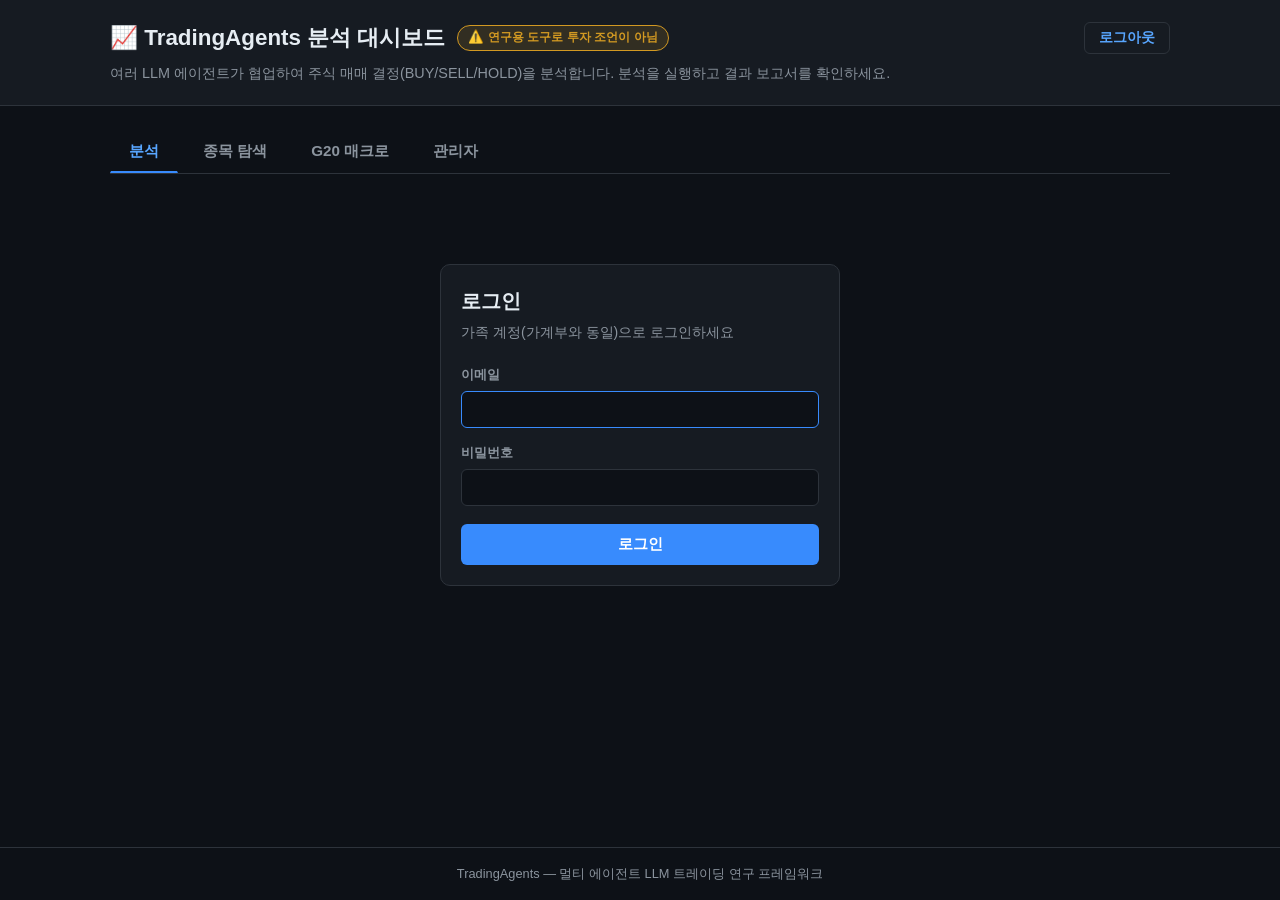
<file: webui/frontend/index.html>
<!DOCTYPE html>
<html lang="ko">
<head>
  <meta charset="UTF-8">
  <meta name="viewport" content="width=device-width, initial-scale=1.0">
  <title>TradingAgents 분석 대시보드</title>
  <link rel="stylesheet" href="style.css">
</head>
<body>
  <header class="site-header">
    <div class="header-inner">
      <div class="header-title-row">
        <h1>📈 TradingAgents 분석 대시보드</h1>
        <span class="badge badge-warning">⚠️ 연구용 도구로 투자 조언이 아님</span>
        <div id="header-user" class="header-user" hidden>
          <span id="user-email" class="user-email"></span>
          <button type="button" id="btn-logout" class="btn btn-ghost btn-logout">로그아웃</button>
        </div>
      </div>
      <p class="header-desc">여러 LLM 에이전트가 협업하여 주식 매매 결정(BUY/SELL/HOLD)을 분석합니다. 분석을 실행하고 결과 보고서를 확인하세요.</p>
    </div>
  </header>

  <main id="app" class="container">
    <!-- 화면 전환 탭 -->
    <nav id="app-nav" class="app-nav" hidden>
      <a href="#/" id="nav-analysis" class="nav-tab active">분석</a>
      <a href="#/catalog" id="nav-catalog" class="nav-tab">종목 탐색</a>
      <a href="#/macro" id="nav-macro" class="nav-tab">G20 매크로</a>
      <a href="#/admin" id="nav-admin" class="nav-tab" hidden>관리자</a>
    </nav>

    <!-- 로그인 화면 -->
    <section id="view-login" hidden>
      <div class="card login-card">
        <h2>로그인</h2>
        <p class="login-desc">가족 계정(가계부와 동일)으로 로그인하세요</p>
        <form id="login-form">
          <div class="form-field">
            <label for="login-email">이메일</label>
            <input type="email" id="login-email" autocomplete="username" required>
          </div>
          <div class="form-field">
            <label for="login-password">비밀번호</label>
            <input type="password" id="login-password" autocomplete="current-password" required>
          </div>
          <button type="submit" id="btn-login" class="btn btn-primary btn-login">로그인</button>
          <p id="login-error" class="form-error" hidden></p>
        </form>
      </div>
    </section>

    <!-- 목록 화면 -->
    <section id="view-list" hidden>
      <section class="card form-card">
        <h2>새 분석 시작</h2>
        <form id="new-run-form">
          <div class="form-grid">
            <div class="form-field">
              <label for="input-ticker">종목 코드</label>
              <input type="text" id="input-ticker" placeholder="AAPL, 005930.KS, BTC-USD" autocomplete="off" required>
            </div>
            <div class="form-field">
              <label for="input-date">분석 날짜</label>
              <input type="date" id="input-date" required>
            </div>
            <div class="form-field">
              <label for="input-depth">분석 깊이</label>
              <select id="input-depth">
                <option value="1">얕게 (빠름·저비용)</option>
                <option value="3">중간 (균형)</option>
                <option value="5">깊게 (느림·고비용)</option>
              </select>
            </div>
            <div class="form-field form-field-submit">
              <button type="submit" id="btn-submit" class="btn btn-primary">분석 시작</button>
            </div>
          </div>
          <p id="form-error" class="form-error" hidden></p>
          <div id="form-suggest" class="form-suggest" hidden>
            <p class="form-suggest-title">혹시 이 종목인가요?</p>
            <div id="form-suggest-list" class="form-suggest-list"></div>
          </div>
        </form>
      </section>

      <section class="card">
        <div class="list-header">
          <h2>실행 목록</h2>
          <span id="list-status" class="list-status"></span>
        </div>
        <div id="runs-list" class="runs-list">
          <p class="empty-msg">불러오는 중…</p>
        </div>
      </section>
    </section>

    <!-- 상세 화면 -->
    <section id="view-detail" hidden>
      <button id="btn-back" class="btn btn-ghost">← 목록으로 돌아가기</button>
      <section class="card" id="detail-summary"></section>
      <section class="card" id="detail-reports" hidden>
        <h2>보고서</h2>
        <div class="report-layout">
          <nav id="report-nav" class="report-nav"></nav>
          <article id="report-content" class="report-content markdown-body"></article>
        </div>
      </section>
    </section>

    <!-- 종목 탐색 화면 -->
    <section id="view-catalog" hidden>
      <section class="card">
        <h2>종목 탐색</h2>
        <div class="catalog-toolbar">
          <div id="market-toggle" class="market-toggle" role="group" aria-label="시장 선택">
            <button type="button" data-market="KR" class="active">한국</button>
            <button type="button" data-market="JP">일본</button>
            <button type="button" data-market="US">미국</button>
            <button type="button" data-market="CN">중국</button>
          </div>
          <input type="text" id="catalog-search" class="catalog-search" placeholder="종목명 또는 티커 검색" autocomplete="off" aria-label="종목 검색">
          <select id="catalog-segment" aria-label="세부시장 필터">
            <option value="">전체 시장</option>
          </select>
          <select id="catalog-sector" aria-label="업종 필터">
            <option value="">전체 업종</option>
          </select>
        </div>
        <div id="catalog-status" class="catalog-status" hidden></div>
        <p id="catalog-enriched" class="catalog-enriched" hidden></p>
        <div id="catalog-table-wrap" class="catalog-table-wrap">
          <table class="catalog-table">
            <thead id="catalog-head">
              <tr>
                <th class="sortable" tabindex="0" data-sort="name" aria-sort="ascending">종목명<span class="sort-ind" aria-hidden="true"></span></th>
                <th class="sortable" tabindex="0" data-sort="ticker">티커<span class="sort-ind" aria-hidden="true"></span></th>
                <th class="sortable" tabindex="0" data-sort="market">시장<span class="sort-ind" aria-hidden="true"></span></th>
                <th class="sortable" tabindex="0" data-sort="sector">업종<span class="sort-ind" aria-hidden="true"></span></th>
                <th class="sortable num" tabindex="0" data-sort="price">종가<span class="sort-ind" aria-hidden="true"></span></th>
                <th class="sortable num" tabindex="0" data-sort="market_cap">시총<span class="sort-ind" aria-hidden="true"></span></th>
              </tr>
            </thead>
            <tbody id="catalog-body"></tbody>
          </table>
        </div>
        <p id="catalog-empty" class="empty-msg" hidden></p>
        <div id="catalog-footer" class="catalog-footer" hidden>
          <div class="catalog-pager">
            <button type="button" id="catalog-prev" class="btn btn-ghost btn-pager">← 이전</button>
            <span id="catalog-pageinfo" class="catalog-pageinfo"></span>
            <button type="button" id="catalog-next" class="btn btn-ghost btn-pager">다음 →</button>
          </div>
          <span id="catalog-generated" class="catalog-generated"></span>
        </div>
      </section>
    </section>

    <!-- G20 매크로 화면 (내용은 macro.js가 mount 시 렌더) -->
    <section id="view-macro" hidden></section>

    <!-- 관리자 화면 -->
    <section id="view-admin" hidden>
      <p id="admin-denied" class="card empty-msg" hidden>관리자만 접근할 수 있는 페이지입니다.</p>
      <div id="admin-content">
        <section class="card">
          <h2>동시 분석 한도</h2>
          <p class="admin-desc">동시에 진행할 수 있는 분석(대기 포함) 최대 개수입니다. 재배포 없이 즉시 적용됩니다.</p>
          <form id="admin-config-form" class="admin-config-form">
            <div class="form-field">
              <label for="admin-max-runs">최대 동시 실행 수 (1~50)</label>
              <input type="number" id="admin-max-runs" min="1" max="50" step="1" required>
            </div>
            <button type="submit" id="btn-save-config" class="btn btn-primary">저장</button>
            <p id="admin-config-msg" class="admin-msg" hidden></p>
          </form>
        </section>

        <section class="card">
          <h2>사용자 관리</h2>
          <form id="admin-create-form" class="admin-create-form">
            <div class="form-grid admin-create-grid">
              <div class="form-field">
                <label for="admin-new-email">이메일</label>
                <input type="email" id="admin-new-email" autocomplete="off" required>
              </div>
              <div class="form-field">
                <label for="admin-new-password">비밀번호 (8자 이상)</label>
                <input type="password" id="admin-new-password" autocomplete="new-password" required>
              </div>
              <div class="form-field admin-check-field">
                <label class="admin-checkbox"><input type="checkbox" id="admin-new-is-admin"> 관리자로 생성</label>
              </div>
              <div class="form-field form-field-submit">
                <button type="submit" id="btn-create-user" class="btn btn-primary">사용자 추가</button>
              </div>
            </div>
            <p id="admin-create-msg" class="admin-msg" hidden></p>
          </form>

          <div class="list-header">
            <h2 class="admin-users-title">계정 목록</h2>
            <span id="admin-users-status" class="list-status"></span>
          </div>
          <div class="catalog-table-wrap">
            <table class="catalog-table admin-users-table">
              <thead>
                <tr>
                  <th>이메일</th>
                  <th>상태</th>
                  <th>관리자</th>
                  <th>작업</th>
                </tr>
              </thead>
              <tbody id="admin-users-body"></tbody>
            </table>
          </div>
        </section>
      </div>
    </section>
  </main>

  <div id="toast" class="toast" hidden></div>

  <footer class="site-footer">
    <p>TradingAgents — 멀티 에이전트 LLM 트레이딩 연구 프레임워크</p>
  </footer>

  <script src="vendor/marked.min.js"></script>
  <script src="config.js"></script>
  <script src="charts.js"></script>
  <script src="macro.js"></script>
  <script src="app.js"></script>
</body>
</html>
</file>
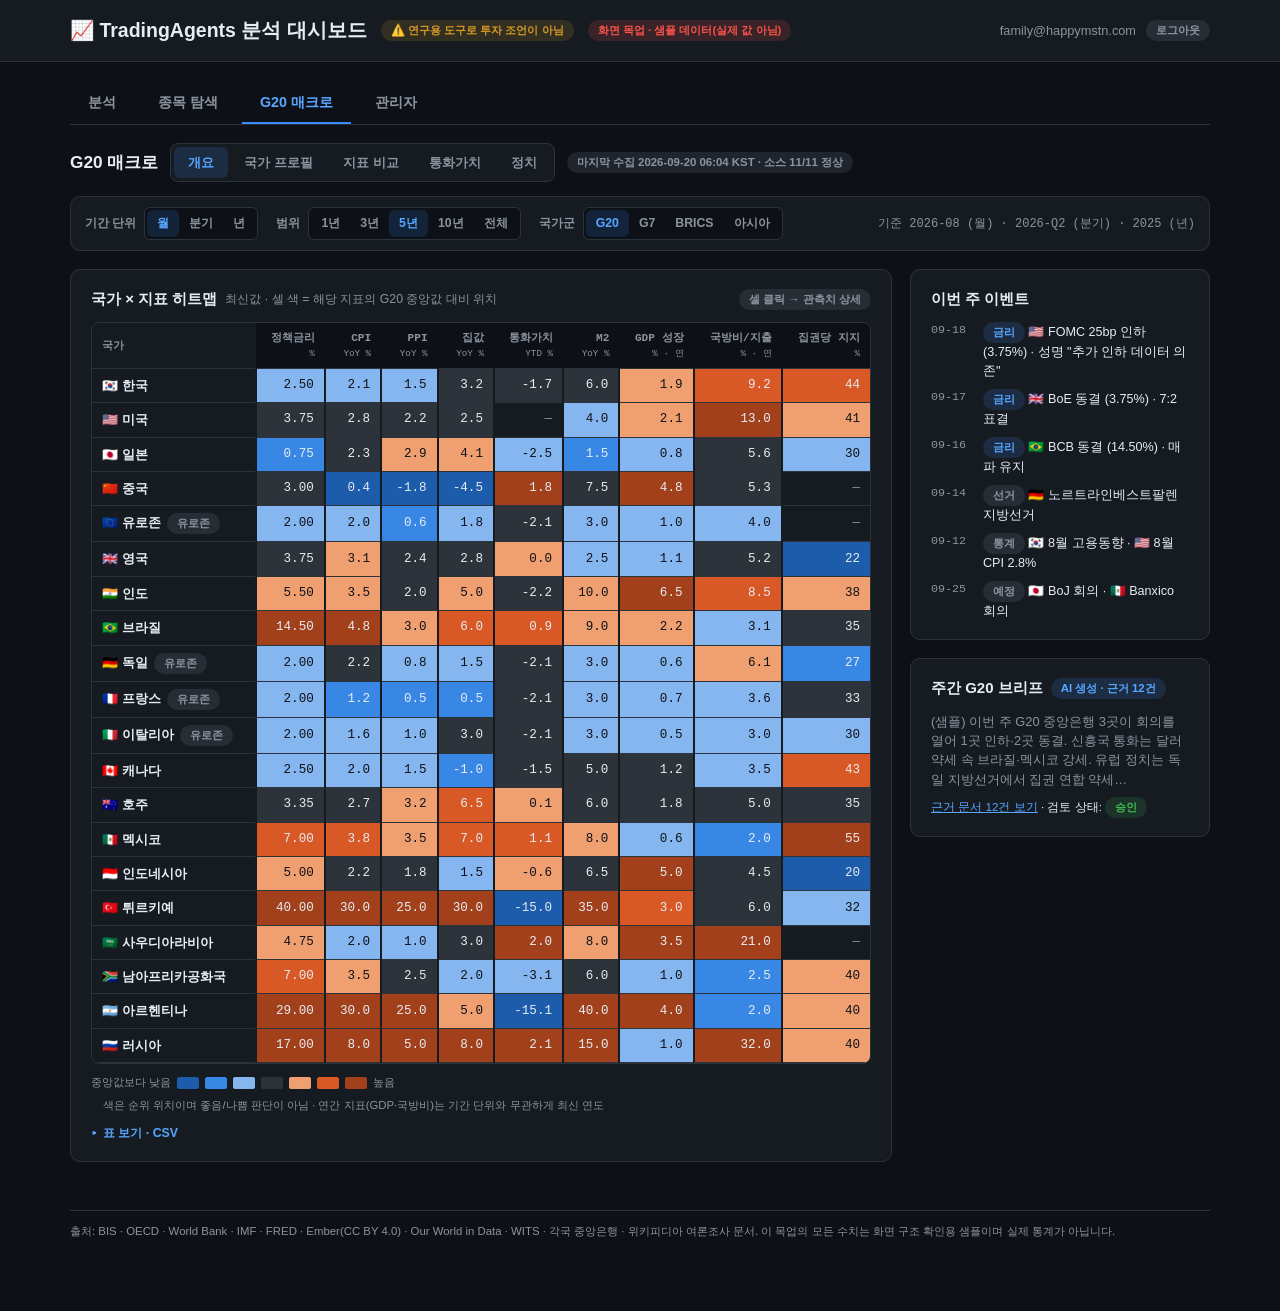
<file: webui/mockups/g20-macro-mockup.html>
<!DOCTYPE html>
<html lang="ko">
<head>
<meta charset="UTF-8">
<meta name="viewport" content="width=device-width, initial-scale=1.0">
<title>G20 매크로 — 화면 목업 · TradingAgents 분석 대시보드</title>
<style>
/* ===== 기존 stock.happymstn.com 테마 변수 (webui/frontend/style.css와 동일) ===== */
:root {
  --bg: #0d1117; --bg-elevated: #161b22; --bg-hover: #1c2330; --border: #2d333b;
  --text: #e6edf3; --text-muted: #8b949e; --accent: #388bfd; --accent-hover: #58a6ff;
  --green: #3fb950; --green-bg: rgba(63,185,80,.15); --red: #f85149; --red-bg: rgba(248,81,73,.15);
  --yellow: #d29922; --yellow-bg: rgba(210,153,34,.15); --blue: #388bfd; --blue-bg: rgba(56,139,253,.15);
  --gray: #8b949e; --gray-bg: rgba(139,148,158,.15); --radius: 10px;
  --font: -apple-system, BlinkMacSystemFont, "Segoe UI", Roboto, "Helvetica Neue", "Apple SD Gothic Neo", "Malgun Gothic", "맑은 고딕", sans-serif;
  --mono: ui-monospace, SFMono-Regular, "SF Mono", Menlo, Consolas, monospace;
  /* ===== 데이터 색 역할 (다크 표면 #161b22 기준 검증 통과) ===== */
  --s1:#3987e5; --s2:#d95926; --s3:#199e70; --s4:#c98500; --s5:#d55181; --s6:#008300; --s7:#9085e9; --s8:#e66767;
  --other:#8b949e; --grid:#2c2c2a; --axis:#383835;
  --neg3:#1c5cab; --neg2:#3987e5; --neg1:#86b6ef; --neu:#2d333b; --pos1:#f0a070; --pos2:#d95926; --pos3:#a3401c;
}
* { box-sizing: border-box; }
html, body { margin: 0; background: var(--bg); color: var(--text); font-family: var(--font); font-size: 15px; line-height: 1.5; }
a { color: var(--accent-hover); }
.site-header { background: var(--bg-elevated); border-bottom: 1px solid var(--border); padding: 16px 0; }
.header-inner { max-width: 1180px; margin: 0 auto; padding: 0 20px; display: flex; align-items: center; gap: 14px; flex-wrap: wrap; }
.site-header h1 { margin: 0; font-size: 1.3rem; font-weight: 700; }
.header-user { margin-left: auto; color: var(--text-muted); font-size: .85rem; display: flex; gap: 10px; align-items: center; }
.container { max-width: 1180px; margin: 0 auto; padding: 22px 20px 60px; }
.badge { display: inline-flex; align-items: center; gap: 5px; padding: 2px 10px; border-radius: 999px; font-size: .76rem; font-weight: 600; white-space: nowrap; }
.badge-warning { background: var(--yellow-bg); color: var(--yellow); }
.badge-gray { background: var(--gray-bg); color: var(--gray); }
.badge-blue { background: var(--blue-bg); color: var(--accent-hover); }
.badge-green { background: var(--green-bg); color: var(--green); }
.badge-red { background: var(--red-bg); color: var(--red); }
.app-nav { display: flex; gap: 6px; margin-bottom: 18px; border-bottom: 1px solid var(--border); }
.nav-tab { display: inline-block; padding: 8px 18px; color: var(--text-muted); text-decoration: none; font-size: .95rem; font-weight: 600; border-bottom: 2px solid transparent; border-radius: 6px 6px 0 0; }
.nav-tab.active { color: var(--accent-hover); border-bottom-color: var(--accent); }
.macro-head { display: flex; align-items: center; gap: 12px; margin-bottom: 12px; flex-wrap: wrap; }
.macro-head h2 { margin: 0; font-size: 1.15rem; }
.sub-nav { display: inline-flex; background: var(--bg-elevated); border: 1px solid var(--border); border-radius: 8px; padding: 3px; gap: 2px; }
.sub-nav button, .seg button { background: transparent; border: none; color: var(--text-muted); font: inherit; font-size: .88rem; font-weight: 600; padding: 6px 14px; border-radius: 6px; cursor: pointer; }
.sub-nav button.active, .seg button.active { background: var(--blue-bg); color: var(--accent-hover); }
.sub-nav button:hover, .seg button:hover { color: var(--text); }
.filter-row { display: flex; gap: 18px; align-items: center; flex-wrap: wrap; margin: 14px 0 18px; padding: 10px 14px; background: var(--bg-elevated); border: 1px solid var(--border); border-radius: var(--radius); }
.filter { display: flex; align-items: center; gap: 8px; font-size: .82rem; color: var(--text-muted); font-weight: 600; }
.seg { display: inline-flex; background: var(--bg); border: 1px solid var(--border); border-radius: 6px; padding: 2px; }
.seg button { padding: 4px 10px; font-size: .82rem; }
.filter-row .asof { margin-left: auto; font-family: var(--mono); font-size: .8rem; color: var(--text-muted); }
.card { background: var(--bg-elevated); border: 1px solid var(--border); border-radius: var(--radius); padding: 18px 20px; margin-bottom: 18px; }
.card h3 { margin: 0 0 12px; font-size: 1rem; font-weight: 600; display: flex; align-items: center; gap: 8px; }
.card h3 .sub { color: var(--text-muted); font-weight: 500; font-size: .82rem; }
.card h3 .right { margin-left: auto; display: flex; gap: 6px; }
.grid2 { display: grid; grid-template-columns: 1fr 1fr; gap: 18px; }
.grid3 { display: grid; grid-template-columns: repeat(3, 1fr); gap: 14px; }
.grid4 { display: grid; grid-template-columns: repeat(4, 1fr); gap: 14px; }
.overview-grid { display: grid; grid-template-columns: minmax(0, 1fr) 300px; gap: 18px; }
@media (max-width: 900px) { .grid2, .overview-grid, .grid3, .grid4 { grid-template-columns: 1fr; } .sm-grid { grid-template-columns: repeat(2,1fr) !important; } }
.table-wrap { overflow-x: auto; border: 1px solid var(--border); border-radius: 8px; }
table.tbl { width: 100%; border-collapse: collapse; }
table.tbl th, table.tbl td { padding: 7px 10px; font-size: .86rem; text-align: left; border-bottom: 1px solid var(--border); white-space: nowrap; }
table.tbl th { background: var(--bg); color: var(--text-muted); font-size: .74rem; font-weight: 600; position: sticky; top: 0; }
table.tbl th.num, table.tbl td.num { text-align: right; font-family: var(--mono); font-variant-numeric: tabular-nums; }
table.tbl tr:hover td { background: var(--bg-hover); }
/* 히트맵 */
table.heat td.cell { text-align: right; font-family: var(--mono); font-variant-numeric: tabular-nums; cursor: pointer; padding: 6px 10px; border-left: 2px solid var(--bg-elevated); font-size: .84rem; }
table.heat td.cell:hover, table.heat td.cell:focus { outline: 2px solid var(--text); outline-offset: -2px; }
table.heat td.cell.ink-dark { color: #0d1117; }
table.heat th.country, table.heat td.country { position: sticky; left: 0; background: var(--bg-elevated); z-index: 1; font-weight: 600; }
table.heat th small { display: block; font-weight: 500; color: var(--text-muted); }
.scale-legend { display: flex; align-items: center; gap: 6px; font-size: .76rem; color: var(--text-muted); margin-top: 10px; flex-wrap: wrap; }
.scale-legend i { display: inline-block; width: 22px; height: 12px; border-radius: 2px; }
/* 차트 공통 */
.chart-box { position: relative; width: 100%; }
svg.chart { display: block; overflow: visible; font-family: var(--font); }
svg.chart text { fill: var(--text-muted); font-size: 11px; }
svg.chart text.end-label { fill: var(--text); font-weight: 600; font-size: 11.5px; }
svg.chart line.grid { stroke: var(--grid); stroke-width: 1; }
svg.chart line.axis { stroke: var(--axis); stroke-width: 1; }
svg.chart line.base { stroke: var(--text-muted); stroke-width: 1; }
svg.chart line.crosshair { stroke: var(--text-muted); stroke-width: 1; pointer-events: none; }
svg.chart text.val { fill: var(--text); font-size: 11px; font-family: var(--mono); }
svg.chart text.lab { fill: var(--text); font-size: 12px; }
.legend { display: flex; flex-wrap: wrap; gap: 6px 16px; margin-top: 8px; font-size: .8rem; color: var(--text-muted); }
.legend span { display: inline-flex; align-items: center; gap: 6px; }
.legend i.line { width: 16px; height: 2px; display: inline-block; border-radius: 1px; }
.legend i.rect { width: 10px; height: 10px; display: inline-block; border-radius: 2px; }
details.table-view { margin-top: 10px; font-size: .82rem; }
details.table-view summary { cursor: pointer; color: var(--accent-hover); font-weight: 600; list-style: none; display: inline-flex; gap: 6px; }
details.table-view summary::before { content: "▸"; } details.table-view[open] summary::before { content: "▾"; }
details.table-view .table-wrap { margin-top: 8px; max-height: 260px; overflow: auto; }
.chart-note { font-size: .78rem; color: var(--text-muted); margin-top: 8px; }
.tooltip { position: fixed; z-index: 50; background: #0d1117; border: 1px solid var(--border); border-radius: 8px; padding: 8px 10px; font-size: .8rem; pointer-events: none; box-shadow: 0 6px 24px rgba(0,0,0,.45); min-width: 150px; }
.tooltip .tt-title { color: var(--text-muted); margin-bottom: 4px; font-weight: 600; }
.tooltip .tt-row { display: flex; align-items: center; gap: 8px; padding: 1px 0; }
.tooltip .tt-row i { width: 12px; height: 2px; display: inline-block; flex: none; }
.tooltip .tt-row b { font-family: var(--mono); font-variant-numeric: tabular-nums; color: var(--text); margin-left: auto; }
.tooltip .tt-row span { color: var(--text-muted); }
/* 스탯 타일 */
.tiles { display: grid; grid-template-columns: repeat(4, 1fr); gap: 10px; }
.tile { background: var(--bg); border: 1px solid var(--border); border-radius: 8px; padding: 10px 12px; }
.tile .lab { font-size: .76rem; color: var(--text-muted); font-weight: 600; }
.tile .val { font-size: 1.35rem; font-weight: 700; margin: 2px 0; }
.tile .delta { font-size: .76rem; color: var(--text-muted); display: flex; align-items: center; gap: 6px; }
.tile .delta svg { margin-left: auto; }
/* 미터 */
.meter-wrap { margin: 6px 0 4px; }
.meter-labels { display: flex; justify-content: space-between; font-size: .76rem; color: var(--text-muted); }
/* 프로필 헤더 */
.profile-head { display: flex; align-items: center; gap: 14px; flex-wrap: wrap; margin-bottom: 14px; }
.profile-head .flag { font-size: 2rem; }
.profile-head .name { font-size: 1.25rem; font-weight: 700; }
.profile-head .meta { color: var(--text-muted); font-size: .86rem; display: flex; gap: 14px; flex-wrap: wrap; }
.profile-head select, .indicator-bar select { background: var(--bg); border: 1px solid var(--border); border-radius: 6px; color: var(--text); padding: 6px 10px; font: inherit; font-size: .88rem; color-scheme: dark; }
.chips { display: flex; gap: 6px; flex-wrap: wrap; }
.chip { border: 1px solid var(--border); background: var(--bg); color: var(--text-muted); border-radius: 999px; padding: 3px 10px; font-size: .8rem; font-weight: 600; cursor: pointer; display: inline-flex; align-items: center; gap: 6px; font-family: inherit; }
.chip.on { color: var(--text); border-color: var(--text-muted); }
.chip i { width: 8px; height: 8px; border-radius: 50%; display: inline-block; }
.indicator-bar { display: flex; gap: 16px; align-items: center; flex-wrap: wrap; margin-bottom: 14px; font-size: .84rem; color: var(--text-muted); font-weight: 600; }
.doc-card { background: var(--bg); border: 1px solid var(--border); border-radius: 8px; padding: 10px 12px; font-size: .85rem; }
.doc-card .q { border-left: 2px solid var(--border); padding-left: 10px; color: var(--text-muted); margin: 6px 0; font-size: .8rem; }
.event-list { list-style: none; margin: 0; padding: 0; display: flex; flex-direction: column; gap: 8px; }
.event-list li { display: grid; grid-template-columns: 44px 1fr; gap: 8px; font-size: .84rem; }
.event-list .d { color: var(--text-muted); font-family: var(--mono); font-size: .78rem; }
.sm-grid { display: grid; grid-template-columns: repeat(4, 1fr); gap: 12px; }
.sm { background: var(--bg); border: 1px solid var(--border); border-radius: 8px; padding: 8px 10px 4px; }
.sm .h { display: flex; justify-content: space-between; font-size: .8rem; margin-bottom: 2px; }
.sm .h b { font-weight: 600; }
.sm .h span { color: var(--text-muted); font-family: var(--mono); font-size: .76rem; }
/* 드로어 */
.drawer { position: fixed; top: 0; right: 0; width: 400px; max-width: 100vw; height: 100vh; background: var(--bg-elevated); border-left: 1px solid var(--border); box-shadow: -12px 0 40px rgba(0,0,0,.5); z-index: 60; padding: 18px 20px; overflow-y: auto; }
.drawer h3 { margin: 0 0 4px; font-size: 1rem; }
.drawer .close { position: absolute; right: 14px; top: 12px; background: transparent; border: 1px solid var(--border); color: var(--text-muted); border-radius: 6px; padding: 4px 10px; cursor: pointer; font: inherit; }
.drawer .hero { font-size: 2.2rem; font-weight: 700; margin: 8px 0 2px; }
.drawer .hero small { font-size: .95rem; color: var(--text-muted); font-weight: 500; margin-left: 6px; }
.drawer dl { display: grid; grid-template-columns: 96px 1fr; gap: 6px 10px; font-size: .84rem; margin: 14px 0; }
.drawer dt { color: var(--text-muted); } .drawer dd { margin: 0; word-break: break-all; }
.drawer .sect { font-size: .78rem; color: var(--text-muted); font-weight: 700; text-transform: uppercase; letter-spacing: .04em; margin: 16px 0 6px; }
.footer-src { color: var(--text-muted); font-size: .76rem; margin-top: 30px; border-top: 1px solid var(--border); padding-top: 12px; }
[hidden] { display: none !important; }
</style>
</head>
<body>
<header class="site-header">
  <div class="header-inner">
    <h1>📈 TradingAgents 분석 대시보드</h1>
    <span class="badge badge-warning">⚠️ 연구용 도구로 투자 조언이 아님</span>
    <span class="badge badge-red">화면 목업 · 샘플 데이터(실제 값 아님)</span>
    <div class="header-user"><span>family@happymstn.com</span><span class="badge badge-gray">로그아웃</span></div>
  </div>
</header>
<main class="container">
  <nav class="app-nav">
    <a class="nav-tab" href="#">분석</a>
    <a class="nav-tab" href="#">종목 탐색</a>
    <a class="nav-tab active" href="#overview">G20 매크로</a>
    <a class="nav-tab" href="#">관리자</a>
  </nav>

  <div class="macro-head">
    <h2>G20 매크로</h2>
    <nav class="sub-nav" id="sub-nav">
      <button data-view="overview">개요</button>
      <button data-view="country">국가 프로필</button>
      <button data-view="indicator">지표 비교</button>
      <button data-view="fx">통화가치</button>
      <button data-view="politics">정치</button>
    </nav>
    <span class="badge badge-gray" id="ingest-badge">마지막 수집 2026-09-20 06:04 KST · 소스 11/11 정상</span>
  </div>

  <div class="filter-row">
    <div class="filter">기간 단위 <span class="seg" data-filter="freq"><button data-v="M" class="active">월</button><button data-v="Q">분기</button><button data-v="Y">년</button></span></div>
    <div class="filter">범위 <span class="seg" data-filter="range"><button data-v="1y">1년</button><button data-v="3y">3년</button><button data-v="5y" class="active">5년</button><button data-v="10y">10년</button><button data-v="all">전체</button></span></div>
    <div class="filter">국가군 <span class="seg" data-filter="group"><button data-v="G20" class="active">G20</button><button data-v="G7">G7</button><button data-v="BRICS">BRICS</button><button data-v="ASIA">아시아</button></span></div>
    <span class="asof">기준 2026-08 (월) · 2026-Q2 (분기) · 2025 (년)</span>
  </div>

  <!-- ① 개요 -->
  <section id="view-overview">
    <div class="overview-grid">
      <div>
        <div class="card">
          <h3>국가 × 지표 히트맵 <span class="sub">최신값 · 셀 색 = 해당 지표의 G20 중앙값 대비 위치</span><span class="right"><span class="badge badge-gray">셀 클릭 → 관측치 상세</span></span></h3>
          <div class="table-wrap" style="max-height: 760px;"><table class="tbl heat" id="heat"></table></div>
          <div class="scale-legend"><span>중앙값보다 낮음</span><i style="background:var(--neg3)"></i><i style="background:var(--neg2)"></i><i style="background:var(--neg1)"></i><i style="background:var(--neu)"></i><i style="background:var(--pos1)"></i><i style="background:var(--pos2)"></i><i style="background:var(--pos3)"></i><span>높음</span><span style="margin-left:12px">색은 순위 위치이며 좋음/나쁨 판단이 아님 · 연간 지표(GDP·국방비)는 기간 단위와 무관하게 최신 연도</span></div>
          <details class="table-view" id="heat-table-view"><summary>표 보기 · CSV</summary></details>
        </div>
      </div>
      <div>
        <div class="card">
          <h3>이번 주 이벤트</h3>
          <ul class="event-list">
            <li><span class="d">09-18</span><span><span class="badge badge-blue">금리</span> 🇺🇸 FOMC 25bp 인하 (3.75%) · 성명 "추가 인하 데이터 의존"</span></li>
            <li><span class="d">09-17</span><span><span class="badge badge-blue">금리</span> 🇬🇧 BoE 동결 (3.75%) · 7:2 표결</span></li>
            <li><span class="d">09-16</span><span><span class="badge badge-blue">금리</span> 🇧🇷 BCB 동결 (14.50%) · 매파 유지</span></li>
            <li><span class="d">09-14</span><span><span class="badge badge-gray">선거</span> 🇩🇪 노르트라인베스트팔렌 지방선거</span></li>
            <li><span class="d">09-12</span><span><span class="badge badge-gray">통계</span> 🇰🇷 8월 고용동향 · 🇺🇸 8월 CPI 2.8%</span></li>
            <li><span class="d">09-25</span><span><span class="badge badge-gray">예정</span> 🇯🇵 BoJ 회의 · 🇲🇽 Banxico 회의</span></li>
          </ul>
        </div>
        <div class="card">
          <h3>주간 G20 브리프 <span class="badge badge-blue">AI 생성 · 근거 12건</span></h3>
          <p style="margin:0;font-size:.86rem;color:var(--text-muted)">(샘플) 이번 주 G20 중앙은행 3곳이 회의를 열어 1곳 인하·2곳 동결. 신흥국 통화는 달러 약세 속 브라질·멕시코 강세. 유럽 정치는 독일 지방선거에서 집권 연합 약세…</p>
          <p style="margin:8px 0 0;font-size:.78rem"><a href="#">근거 문서 12건 보기</a> · 검토 상태: <span class="badge badge-green">승인</span></p>
        </div>
      </div>
    </div>
  </section>

  <!-- ② 국가 프로필 -->
  <section id="view-country" hidden>
    <div class="profile-head">
      <span class="flag" id="pf-flag">🇰🇷</span>
      <div><div class="name" id="pf-name">한국</div><div class="meta" id="pf-meta"></div></div>
      <select id="pf-select" style="margin-left:auto"></select>
    </div>
    <div class="grid2">
      <div class="card"><h3>정치 <span class="sub">정당 지지율 · 여론조사 평균(30일)</span><span class="right"><span class="badge badge-blue">AI 추출</span></span></h3><div class="chart-box" id="pf-politics"></div><div id="pf-polls"></div></div>
      <div class="card"><h3>통화정책 <span class="sub">정책금리 · 중앙은행 기조</span></h3><div class="chart-box" id="pf-rate"></div><div class="meter-wrap"><div class="meter-labels"><span>비둘기파 (완화)</span><b id="pf-stance-label" style="color:var(--text)">기조 지수</b><span>매파 (긴축)</span></div><div id="pf-meter"></div></div><div id="pf-stance-doc"></div><div class="tiles" style="grid-template-columns:1fr 1fr;margin-top:10px" id="pf-money"></div></div>
      <div class="card"><h3>재정·규모 <span class="sub">연간 · USD 기준</span></h3><div class="tiles" id="pf-fiscal"></div><div class="chart-box" style="margin-top:12px" id="pf-mil"></div></div>
      <div class="card"><h3>경제구조 <span class="sub">산업 비중 · 상위 수출 · 시총 상위 기업</span></h3><div id="pf-sectors"></div><div class="grid2" style="margin-top:12px;gap:14px"><div id="pf-exports"></div><div id="pf-companies"></div></div></div>
      <div class="card"><h3>에너지 <span class="sub">발전 믹스 · 연료별 해외의존도</span></h3><div id="pf-energy-mix"></div><div class="chart-box" style="margin-top:12px" id="pf-energy-dep"></div><div id="pf-energy-doc" style="margin-top:12px"></div></div>
      <div class="card"><h3>시장경제 <span class="sub">전년 동기 대비 % · 같은 축 척도</span></h3><div class="grid3" id="pf-market"></div></div>
    </div>
  </section>

  <!-- ③ 지표 비교 -->
  <section id="view-indicator" hidden>
    <div class="card">
      <div class="indicator-bar">
        <span>지표 <select id="ind-select"><option value="rate">정책금리 (%)</option><option value="cpi">CPI 전년비 (%)</option><option value="ppi">PPI 전년비 (%)</option><option value="hpi">주택가격 전년비 (%)</option><option value="m2">M2 전년비 (%)</option></select></span>
        <span>국가 <span class="chips" id="ind-chips"></span></span>
        <span>강조 <select id="ind-emph"><option value="KR">한국</option><option value="none">전체 색상(최대 8)</option></select></span>
        <span>변환 <span class="seg" id="ind-transform"><button data-v="level" class="active">수준</button><button data-v="index">지수화 (기간 시작=100)</button></span></span>
      </div>
      <h3 id="ind-title">정책금리</h3>
      <div class="chart-box" id="ind-chart"></div>
      <p class="chart-note">강조 모드: 선택 국가만 고정 색, 나머지는 회색. 8개국을 넘기면 소형 다중 패널로 자동 전환. 이중 축 없음 — 규모가 다른 지표는 지수화로 비교.</p>
    </div>
  </section>

  <!-- ④ 통화가치 -->
  <section id="view-fx" hidden>
    <div class="card">
      <h3>달러 대비 통화가치 지수 <span class="sub">기준 = 범위 시작 시점 100 · 100 아래 = 달러 대비 약세</span><span class="right"><span class="badge badge-gray">지수 = 기준일 환율 ÷ 현재 환율 × 100 (환율 = 현지통화/USD)</span></span></h3>
      <div class="sm-grid" id="fx-grid"></div>
    </div>
    <div class="grid2">
      <div class="card"><h3>기간 변화율 <span class="sub">통화가치, 범위 시작 대비 %</span></h3><div class="chart-box" id="fx-bars"></div></div>
      <div class="card"><h3>달러지수 (DXY) <span class="sub">별도 차트 — 이중 축 대신</span></h3><div class="chart-box" id="fx-dxy"></div><p class="chart-note">출처: BIS WS_XRU(월) · Yahoo Finance(일, 참고용) · FRED DTWEXBGS</p></div>
    </div>
  </section>

  <!-- ⑤ 정치 -->
  <section id="view-politics" hidden>
    <div class="card">
      <h3>G20 정당 지지율·집권당 <span class="sub">여론조사 평균(최근 30일) · 국가 간 직접 비교 불가</span><span class="right"><span class="badge badge-blue">AI 추출 + 규칙 검증</span></span></h3>
      <div class="table-wrap"><table class="tbl" id="pol-table"></table></div>
      <p class="chart-note">중국·사우디아라비아: 경쟁 정당 없음 → 정부 신뢰 지표로 대체 표기. 신뢰도 배지는 조사기관 수·표본·독립성 기준(낮음/보통/높음).</p>
    </div>
    <div class="card">
      <h3 id="pol-kr-title">🇰🇷 한국 정당 지지율 <span class="sub">월 평균 · 최대 4당, 나머지 '기타'</span></h3>
      <div class="chart-box" id="pol-kr-chart"></div>
    </div>
  </section>

  <p class="footer-src">출처: BIS · OECD · World Bank · IMF · FRED · Ember(CC BY 4.0) · Our World in Data · WITS · 각국 중앙은행 · 위키피디아 여론조사 문서. 이 목업의 모든 수치는 화면 구조 확인용 샘플이며 실제 통계가 아닙니다.</p>
</main>

<aside id="drawer" class="drawer" hidden>
  <button class="close" id="drawer-close">닫기</button>
  <div class="sect">관측치 상세</div>
  <h3 id="dr-title">—</h3>
  <div class="hero" id="dr-value">—</div>
  <dl id="dr-fields"></dl>
  <div class="sect">개정 이력</div>
  <dl id="dr-rev"></dl>
  <div class="sect">관련 문서</div>
  <div id="dr-docs"></div>
</aside>
<div id="tooltip" class="tooltip" hidden></div>

<script>
(function () {
'use strict';
// ------------------------------------------------------------------
// 샘플 데이터 (결정론적 난수) — 화면 구조 확인용. 실제 통계가 아님.
// ------------------------------------------------------------------
function rng(seed) { var a = seed >>> 0; return function () { a |= 0; a = a + 0x6D2B79F5 | 0; var t = Math.imul(a ^ a >>> 15, 1 | a); t = t + Math.imul(t ^ t >>> 7, 61 | t) ^ t; return ((t ^ t >>> 14) >>> 0) / 4294967296; }; }
var SLOT = ['#3987e5', '#d95926', '#199e70', '#c98500', '#d55181', '#008300', '#9085e9', '#e66767'];
var OTHER = '#8b949e', ACCENT = '#388bfd', SURFACE = '#161b22';
var COUNTRIES = [
  { iso: 'KR', name: '한국', flag: '🇰🇷', grp: ['G20', 'ASIA'], slot: 0, ccy: 'KRW', base: { rate: 2.5, cpi: 2.1, ppi: 1.5, hpi: 3.2, m2: 6.0, gdp: 1.9, mil: 9.2, party: 44, fx: 1380 }, ruling: '더불어민주당', lean: '중도좌파', second: '국민의힘', gov: 45, next: '2028-04 총선', trust: '높음' },
  { iso: 'US', name: '미국', flag: '🇺🇸', grp: ['G20', 'G7'], slot: 1, ccy: 'USD', base: { rate: 3.75, cpi: 2.8, ppi: 2.2, hpi: 2.5, m2: 4.0, gdp: 2.1, mil: 13.0, party: 41, fx: 1 }, ruling: '공화당', lean: '우파', second: '민주당', gov: 42, next: '2026-11 중간선거', trust: '높음' },
  { iso: 'JP', name: '일본', flag: '🇯🇵', grp: ['G20', 'G7', 'ASIA'], slot: 2, ccy: 'JPY', base: { rate: 0.75, cpi: 2.3, ppi: 2.9, hpi: 4.1, m2: 1.5, gdp: 0.8, mil: 5.6, party: 30, fx: 150 }, ruling: '자유민주당', lean: '보수', second: '국민민주당', gov: 38, next: '2028-10 이전 총선', trust: '높음' },
  { iso: 'CN', name: '중국', flag: '🇨🇳', grp: ['G20', 'BRICS', 'ASIA'], slot: 3, ccy: 'CNY', base: { rate: 3.0, cpi: 0.4, ppi: -1.8, hpi: -4.5, m2: 7.5, gdp: 4.8, mil: 5.3, party: null, fx: 7.2 }, ruling: '공산당 (단일)', lean: '—', second: '—', gov: null, next: '— (경쟁 선거 없음)', trust: '해당 없음' },
  { iso: 'EU', name: '유로존', flag: '🇪🇺', grp: ['G20', 'EU'], slot: 4, ccy: 'EUR', base: { rate: 2.0, cpi: 2.0, ppi: 0.6, hpi: 1.8, m2: 3.0, gdp: 1.0, mil: 4.0, party: null, fx: 0.92 }, ruling: '— (유럽의회 EPP 최대)', lean: '중도우파', second: 'S&D', gov: null, next: '2029-06 유럽의회', trust: '보통', euro: true },
  { iso: 'GB', name: '영국', flag: '🇬🇧', grp: ['G20', 'G7'], slot: 5, ccy: 'GBP', base: { rate: 3.75, cpi: 3.1, ppi: 2.4, hpi: 2.8, m2: 2.5, gdp: 1.1, mil: 5.2, party: 22, fx: 0.77 }, ruling: '노동당', lean: '중도좌파', second: '개혁UK', gov: 27, next: '2029-08 이전 총선', trust: '높음' },
  { iso: 'IN', name: '인도', flag: '🇮🇳', grp: ['G20', 'BRICS', 'ASIA'], slot: 6, ccy: 'INR', base: { rate: 5.5, cpi: 3.5, ppi: 2.0, hpi: 5.0, m2: 10.0, gdp: 6.5, mil: 8.5, party: 38, fx: 86 }, ruling: '인도국민당(BJP)', lean: '우파', second: '국민회의(INC)', gov: 60, next: '2029-05 총선', trust: '보통' },
  { iso: 'BR', name: '브라질', flag: '🇧🇷', grp: ['G20', 'BRICS'], slot: 7, ccy: 'BRL', base: { rate: 14.5, cpi: 4.8, ppi: 3.0, hpi: 6.0, m2: 9.0, gdp: 2.2, mil: 3.1, party: 35, fx: 5.6 }, ruling: '노동자당(PT)', lean: '좌파', second: '자유당(PL)', gov: 40, next: '2026-10 대선·총선', trust: '높음' },
  { iso: 'DE', name: '독일', flag: '🇩🇪', grp: ['G20', 'G7', 'EU'], slot: -1, ccy: 'EUR', base: { rate: 2.0, cpi: 2.2, ppi: 0.8, hpi: 1.5, m2: 3.0, gdp: 0.6, mil: 6.1, party: 27, fx: 0.92 }, ruling: '기민·기사연합(CDU/CSU)', lean: '중도우파', second: '독일대안(AfD)', gov: 30, next: '2029-03 이전 총선', trust: '높음', euro: true },
  { iso: 'FR', name: '프랑스', flag: '🇫🇷', grp: ['G20', 'G7', 'EU'], slot: -1, ccy: 'EUR', base: { rate: 2.0, cpi: 1.2, ppi: 0.5, hpi: 0.5, m2: 3.0, gdp: 0.7, mil: 3.6, party: 33, fx: 0.92 }, ruling: '르네상스(대통령 진영)', lean: '중도', second: '국민연합(RN)', gov: 24, next: '2027-04 대선', trust: '높음', euro: true },
  { iso: 'IT', name: '이탈리아', flag: '🇮🇹', grp: ['G20', 'G7', 'EU'], slot: -1, ccy: 'EUR', base: { rate: 2.0, cpi: 1.6, ppi: 1.0, hpi: 3.0, m2: 3.0, gdp: 0.5, mil: 3.0, party: 30, fx: 0.92 }, ruling: '이탈리아형제들(FdI)', lean: '우파', second: '민주당(PD)', gov: 41, next: '2027-10 이전 총선', trust: '높음', euro: true },
  { iso: 'CA', name: '캐나다', flag: '🇨🇦', grp: ['G20', 'G7'], slot: -1, ccy: 'CAD', base: { rate: 2.5, cpi: 2.0, ppi: 1.5, hpi: -1.0, m2: 5.0, gdp: 1.2, mil: 3.5, party: 43, fx: 1.37 }, ruling: '자유당', lean: '중도', second: '보수당', gov: 50, next: '2029-10 이전 총선', trust: '높음' },
  { iso: 'AU', name: '호주', flag: '🇦🇺', grp: ['G20', 'ASIA'], slot: -1, ccy: 'AUD', base: { rate: 3.35, cpi: 2.7, ppi: 3.2, hpi: 6.5, m2: 6.0, gdp: 1.8, mil: 5.0, party: 35, fx: 1.5 }, ruling: '노동당', lean: '중도좌파', second: '자유·국민연합', gov: 48, next: '2028-05 이전 총선', trust: '높음' },
  { iso: 'MX', name: '멕시코', flag: '🇲🇽', grp: ['G20'], slot: -1, ccy: 'MXN', base: { rate: 7.0, cpi: 3.8, ppi: 3.5, hpi: 7.0, m2: 8.0, gdp: 0.6, mil: 2.0, party: 55, fx: 18.5 }, ruling: '국가재생운동(MORENA)', lean: '좌파', second: '국민행동당(PAN)', gov: 70, next: '2027-06 중간선거', trust: '보통' },
  { iso: 'ID', name: '인도네시아', flag: '🇮🇩', grp: ['G20', 'ASIA'], slot: -1, ccy: 'IDR', base: { rate: 5.0, cpi: 2.2, ppi: 1.8, hpi: 1.5, m2: 6.5, gdp: 5.0, mil: 4.5, party: 20, fx: 16300 }, ruling: '게린드라(연합)', lean: '민족주의', second: '투쟁민주당(PDI-P)', gov: 75, next: '2029-02 총선·대선', trust: '보통' },
  { iso: 'TR', name: '튀르키예', flag: '🇹🇷', grp: ['G20'], slot: -1, ccy: 'TRY', base: { rate: 40.0, cpi: 30.0, ppi: 25.0, hpi: 30.0, m2: 35.0, gdp: 3.0, mil: 6.0, party: 32, fx: 41 }, ruling: '정의개발당(AKP)', lean: '보수', second: '공화인민당(CHP)', gov: 40, next: '2028-05 대선·총선', trust: '낮음' },
  { iso: 'SA', name: '사우디아라비아', flag: '🇸🇦', grp: ['G20'], slot: -1, ccy: 'SAR', base: { rate: 4.75, cpi: 2.0, ppi: 1.0, hpi: 3.0, m2: 8.0, gdp: 3.5, mil: 21.0, party: null, fx: 3.75 }, ruling: '— (절대군주제)', lean: '—', second: '—', gov: null, next: '— (정당 없음)', trust: '해당 없음' },
  { iso: 'ZA', name: '남아프리카공화국', flag: '🇿🇦', grp: ['G20', 'BRICS'], slot: -1, ccy: 'ZAR', base: { rate: 7.0, cpi: 3.5, ppi: 2.5, hpi: 2.0, m2: 6.0, gdp: 1.0, mil: 2.5, party: 40, fx: 17.5 }, ruling: '아프리카민족회의(ANC, 연합)', lean: '중도좌파', second: '민주동맹(DA)', gov: 38, next: '2029-05 총선', trust: '보통' },
  { iso: 'AR', name: '아르헨티나', flag: '🇦🇷', grp: ['G20'], slot: -1, ccy: 'ARS', base: { rate: 29.0, cpi: 30.0, ppi: 25.0, hpi: 5.0, m2: 40.0, gdp: 4.0, mil: 2.0, party: 40, fx: 1350 }, ruling: '자유전진(LLA)', lean: '자유주의 우파', second: '조국연합(UP)', gov: 45, next: '2027-10 대선', trust: '보통' },
  { iso: 'RU', name: '러시아', flag: '🇷🇺', grp: ['G20', 'BRICS'], slot: -1, ccy: 'RUB', base: { rate: 17.0, cpi: 8.0, ppi: 5.0, hpi: 8.0, m2: 15.0, gdp: 1.0, mil: 32.0, party: 40, fx: 82 }, ruling: '통합러시아', lean: '권위주의 보수', second: '공산당(KPRF)', gov: 75, next: '2026-09 총선', trust: '낮음' }
];
var BY = {}; COUNTRIES.forEach(function (c) { BY[c.iso] = c; });
var MONTHS = []; (function () { for (var y = 2016; y <= 2026; y++) for (var m = 1; m <= 12; m++) { if (y === 2026 && m > 8) break; MONTHS.push(y + '-' + (m < 10 ? '0' : '') + m); } })();
var YEARS = []; for (var yy = 2015; yy <= 2025; yy++) YEARS.push(String(yy));
var KEYS = { rate: { name: '정책금리', unit: '%', d: 2, vol: 0.02 }, cpi: { name: 'CPI 전년비', unit: '%', d: 1, vol: 0.25 }, ppi: { name: 'PPI 전년비', unit: '%', d: 1, vol: 0.5 }, hpi: { name: '주택가격 전년비', unit: '%', d: 1, vol: 0.5 }, m2: { name: 'M2 전년비', unit: '%', d: 1, vol: 0.35 }, fx: { name: '환율(현지통화/USD)', unit: '', d: 2 }, fxv: { name: '통화가치 지수', unit: '', d: 1 }, gdp: { name: 'GDP 성장률', unit: '%', d: 1 }, mil: { name: '국방비/정부지출', unit: '%', d: 1 }, party: { name: '집권당 지지율', unit: '%', d: 0 } };
var SRC = { rate: { org: 'BIS', id: 'WS_CBPOL/1.0/D.{iso}', url: 'https://data.bis.org/topics/CBPOL/data', method: '월말 기준값 (원천: 일별)' }, cpi: { org: 'OECD', id: 'OECD.SDD.TPS,DSD_PRICES@DF_PRICES_ALL/{iso}.M.N.CPI._T.N.GY', url: 'https://data-explorer.oecd.org', method: '월 지수 전년비 (서버 계산)' }, ppi: { org: 'OECD / 국가통계', id: 'PPI (국가별 소스 분산)', url: 'https://data-explorer.oecd.org', method: '월 지수 전년비 (서버 계산)' }, hpi: { org: 'BIS', id: 'WS_SPP/1.0/Q.{iso}.N.628', url: 'https://data.bis.org/topics/SPP', method: '분기 지수 전년비 · 월 화면에서는 최근 분기값' }, m2: { org: 'IMF MFS (폴백 FRED·ECOS)', id: 'MFS 광의통화 {iso}', url: 'https://data.imf.org', method: '월말 잔액 전년비 (서버 계산)' }, fx: { org: 'BIS (월) · Yahoo (일)', id: 'WS_XRU/1.0/M.{iso}.USD.A', url: 'https://data.bis.org', method: '월말값 · 기간평균 토글' }, fxv: { org: '파생 (BIS/Yahoo)', id: 'base_fx / fx × 100', url: '', method: '기준일 환율 ÷ 현재 환율 × 100' }, gdp: { org: 'World Bank', id: 'NY.GDP.MKTP.KD.ZG', url: 'https://api.worldbank.org/v2/', method: '연간 · 최신 연도' }, mil: { org: 'World Bank (SIPRI)', id: 'MS.MIL.XPND.ZS', url: 'https://api.worldbank.org/v2/', method: '연간 · 국방비/일반정부지출' }, party: { org: '위키피디아 여론조사 표 + LLM 추출', id: 'DOC#poll → poll-of-polls', url: 'https://en.wikipedia.org', method: '최근 30일 표본가중 평균 (서버 계산) · AI 추출' } };

var CACHE = {};
function seriesMonthly(iso, key) {
  // 유로존 회원국: 정책금리·M2·환율은 ECB/유로 단일값을 참조 (화면에 '유로존 공통' 배지)
  if (BY[iso].euro && iso !== 'EU' && (key === 'rate' || key === 'm2' || key === 'fx')) return seriesMonthly('EU', key);
  var ck = iso + '|' + key; if (CACHE[ck]) return CACHE[ck];
  var c = BY[iso], base = c.base[key], out = [], i;
  var r = rng((iso.charCodeAt(0) * 131 + iso.charCodeAt(1) * 17 + key.length * 977) >>> 0);
  if (key === 'rate') {
    var lvl = Math.max(0, base - 1.5 + r() * 1.5), step = base > 10 ? 1 : 0.25;
    for (i = 0; i < MONTHS.length; i++) { var u = r(); var target = i < 50 ? base * 0.35 : i < 78 ? base * 1.25 : base; if (u < 0.22) lvl += (lvl < target ? step : -step) * (r() < 0.8 ? 1 : 2); lvl = Math.max(0, lvl); out.push({ t: MONTHS[i], v: Math.round(lvl / step) * step }); }
    out[out.length - 1].v = base;
  } else if (key === 'fx') {
    var lv = base * (0.82 + r() * 0.1);
    for (i = 0; i < MONTHS.length; i++) { lv *= 1 + (r() - 0.48) * (base > 100 || key === 'fx' && (iso === 'TR' || iso === 'AR') ? 0.03 : 0.018) + (iso === 'TR' || iso === 'AR' ? 0.02 : 0); out.push({ t: MONTHS[i], v: lv }); }
    var scale = base / out[out.length - 1].v; out.forEach(function (p) { p.v *= scale; });
    if (iso === 'US') out.forEach(function (p) { p.v = 1; });
  } else {
    var v = base, vol = (KEYS[key].vol || 0.3) * (Math.abs(base) > 10 ? 4 : 1), phi = 0.9;
    for (i = 0; i < MONTHS.length; i++) { var mean = base + (i > 60 && i < 84 && (key === 'cpi' || key === 'ppi') ? (Math.abs(base) > 10 ? 15 : 3.5) : 0); v = mean + phi * (v - mean) + (r() - 0.5) * vol * 2; out.push({ t: MONTHS[i], v: v }); }
    var d = base - out[out.length - 1].v; out.forEach(function (p, j) { p.v += d * j / (out.length - 1); });
  }
  CACHE[ck] = out; return out;
}
function seriesYearly(iso, key) {
  var ck = iso + '|Y|' + key; if (CACHE[ck]) return CACHE[ck];
  var base = BY[iso].base[key], r = rng((iso.charCodeAt(1) * 733 + key.length * 31) >>> 0), out = [];
  for (var i = 0; i < YEARS.length; i++) { var v = base + (r() - 0.5) * (key === 'gdp' ? 3 : 1.6); if (key === 'gdp' && YEARS[i] === '2020') v = -4 + r() * 3; out.push({ t: YEARS[i], v: v }); }
  out[out.length - 1].v = base; CACHE[ck] = out; return out;
}
function aggregate(series, freq) {
  if (freq === 'M') return series;
  var out = [], bucket = null, last = null;
  series.forEach(function (p) { var y = p.t.slice(0, 4), m = +p.t.slice(5, 7); var key = freq === 'Q' ? y + '-Q' + Math.ceil(m / 3) : y; if (key !== bucket) { if (last) out.push(last); bucket = key; } last = { t: key, v: p.v, src: p.t }; });
  if (last) out.push(last); return out;
}
var RANGE_MONTHS = { '1y': 12, '3y': 36, '5y': 60, '10y': 120, 'all': 9999 };
function slice(series, range) { var n = RANGE_MONTHS[range]; return series.slice(Math.max(0, series.length - n - 1)); }
function view(iso, key) { return aggregate(slice(seriesMonthly(iso, key), state.range), state.freq); }
function fxIndex(iso) { var s = slice(seriesMonthly(iso, 'fx'), state.range); var b = s[0].v; var idx = s.map(function (p) { return { t: p.t, v: b / p.v * 100 }; }); return aggregate(idx, state.freq); }
function ytd(iso) { var s = seriesMonthly(iso, 'fx'); var dec = s.filter(function (p) { return p.t === '2025-12'; })[0]; var last = s[s.length - 1]; return (dec.v / last.v - 1) * 100; }

// ------------------------------------------------------------------
// 유틸 · 툴팁 · 차트 프리미티브 (인라인 SVG)
// ------------------------------------------------------------------
var NS = 'http://www.w3.org/2000/svg';
function svg(tag, attrs) { var e = document.createElementNS(NS, tag); for (var k in attrs) e.setAttribute(k, attrs[k]); return e; }
function el(tag, cls, text) { var e = document.createElement(tag); if (cls) e.className = cls; if (text != null) e.textContent = text; return e; }
function fmt(v, d) { if (v == null || isNaN(v)) return '—'; return v.toLocaleString('ko-KR', { minimumFractionDigits: d, maximumFractionDigits: d }); }
function sgn(v, d) { return (v > 0 ? '+' : '') + fmt(v, d); }
function niceTicks(min, max, n) { if (min === max) { min -= 1; max += 1; } var raw = (max - min) / (n - 1); var mag = Math.pow(10, Math.floor(Math.log10(raw))); var norm = raw / mag; var step = (norm < 1.5 ? 1 : norm < 3 ? 2 : norm < 7 ? 5 : 10) * mag; var lo = Math.floor(min / step) * step, hi = Math.ceil(max / step) * step; var t = []; for (var v = lo; v <= hi + step / 2; v += step) t.push(+v.toFixed(10)); return t; }
function colorOf(c) { return c.slot >= 0 ? SLOT[c.slot] : OTHER; }
var tip = document.getElementById('tooltip');
function showTip(ev, title, rows) {
  tip.textContent = ''; tip.appendChild(el('div', 'tt-title', title));
  rows.forEach(function (r) { var d = el('div', 'tt-row'); var i = document.createElement('i'); i.style.background = r.color || 'transparent'; d.appendChild(i); d.appendChild(el('span', null, r.label)); d.appendChild(el('b', null, r.value)); tip.appendChild(d); });
  tip.hidden = false; var x = ev.clientX + 14, y = ev.clientY + 14; var w = tip.offsetWidth, h = tip.offsetHeight; if (x + w > window.innerWidth - 8) x = ev.clientX - w - 14; if (y + h > window.innerHeight - 8) y = ev.clientY - h - 14; tip.style.left = x + 'px'; tip.style.top = y + 'px';
}
function hideTip() { tip.hidden = true; }
function tableView(container, columns, rows, label) {
  var det = el('details', 'table-view'); det.appendChild(el('summary', null, label || '표 보기 · CSV'));
  var wrap = el('div', 'table-wrap'), tb = el('table', 'tbl'), thead = el('thead'), tr = el('tr'); columns.forEach(function (c, i) { var th = el('th', i ? 'num' : null, c); tr.appendChild(th); }); thead.appendChild(tr); tb.appendChild(thead);
  var tbody = el('tbody'); rows.forEach(function (r) { var t = el('tr'); r.forEach(function (v, i) { t.appendChild(el('td', i ? 'num' : null, v)); }); tbody.appendChild(t); }); tb.appendChild(tbody); wrap.appendChild(tb); det.appendChild(wrap); container.appendChild(det);
}
function lineChart(container, opt) {
  container.textContent = '';
  var W = container.clientWidth || 600, H = opt.height || 240;
  var PAD = { top: 14, right: opt.endLabel === false ? 16 : 70, bottom: 26, left: 46 };
  var s = svg('svg', { width: W, height: H, 'class': 'chart' }); s.setAttribute('role', 'img');
  var n = 0; opt.series.forEach(function (sr) { n = Math.max(n, sr.values.length); });
  var vals = []; opt.series.forEach(function (sr) { sr.values.forEach(function (p) { vals.push(p.v); }); });
  var yMin = Math.min.apply(null, vals), yMax = Math.max.apply(null, vals); if (opt.baseline != null) { yMin = Math.min(yMin, opt.baseline); yMax = Math.max(yMax, opt.baseline); }
  if (opt.yMin != null) yMin = Math.min(yMin, opt.yMin); if (opt.yMax != null) yMax = Math.max(yMax, opt.yMax);
  var ticks = niceTicks(yMin, yMax, opt.yTicks || 5); yMin = ticks[0]; yMax = ticks[ticks.length - 1];
  var pw = W - PAD.left - PAD.right, ph = H - PAD.top - PAD.bottom;
  var x = function (i) { return PAD.left + (n > 1 ? i / (n - 1) : 0.5) * pw; }, y = function (v) { return PAD.top + (1 - (v - yMin) / (yMax - yMin || 1)) * ph; };
  ticks.forEach(function (t) { s.appendChild(svg('line', { x1: PAD.left, x2: W - PAD.right, y1: y(t), y2: y(t), 'class': 'grid' })); var tx = svg('text', { x: PAD.left - 6, y: y(t) + 4, 'text-anchor': 'end' }); tx.textContent = opt.yFmt ? opt.yFmt(t) : fmt(t, 0); s.appendChild(tx); });
  var labels = opt.series[0].values.map(function (p) { return p.t; }); var nx = Math.max(2, Math.min(6, Math.floor(pw / 95), n)); for (var k = 0; k < nx; k++) { var i = Math.round((n - 1) * k / Math.max(1, nx - 1)); var tx2 = svg('text', { x: x(i), y: H - 8, 'text-anchor': k === 0 ? 'start' : k === nx - 1 ? 'end' : 'middle' }); tx2.textContent = pw < 200 ? labels[i].slice(2) : labels[i]; s.appendChild(tx2); }
  if (opt.baseline != null) s.appendChild(svg('line', { x1: PAD.left, x2: W - PAD.right, y1: y(opt.baseline), y2: y(opt.baseline), 'class': 'base' }));
  opt.series.forEach(function (sr) { if (sr.emph === false) drawSeries(sr); }); opt.series.forEach(function (sr) { if (sr.emph !== false) drawSeries(sr); });
  function drawSeries(sr) {
    var d = sr.values.map(function (p, i) { return (i ? 'L' : 'M') + x(i).toFixed(1) + ',' + y(p.v).toFixed(1); }).join(' ');
    if (opt.area && sr.emph !== false) { var a = svg('path', { d: d + ' L' + x(sr.values.length - 1).toFixed(1) + ',' + y(opt.baseline != null ? Math.max(yMin, Math.min(yMax, opt.baseline)) : yMin).toFixed(1) + ' L' + x(0).toFixed(1) + ',' + y(opt.baseline != null ? Math.max(yMin, Math.min(yMax, opt.baseline)) : yMin).toFixed(1) + ' Z', fill: sr.color, 'fill-opacity': 0.1 }); s.appendChild(a); }
    s.appendChild(svg('path', { d: d, fill: 'none', stroke: sr.color, 'stroke-width': sr.emph === false ? 1.5 : 2, 'stroke-linejoin': 'round', 'stroke-linecap': 'round', opacity: sr.emph === false ? 0.85 : 1 }));
    if (sr.emph !== false) { var last = sr.values[sr.values.length - 1], lx = x(sr.values.length - 1), ly = y(last.v); s.appendChild(svg('circle', { cx: lx, cy: ly, r: 6, fill: SURFACE })); s.appendChild(svg('circle', { cx: lx, cy: ly, r: 4, fill: sr.color })); if (opt.endLabel !== false) { var t = svg('text', { x: lx + 10, y: ly + 4, 'class': 'end-label' }); t.textContent = (opt.yFmt ? opt.yFmt(last.v) : fmt(last.v, 1)) + (opt.series.length > 1 ? ' ' + sr.name : ''); s.appendChild(t); } }
  }
  var cross = svg('line', { x1: 0, x2: 0, y1: PAD.top, y2: H - PAD.bottom, 'class': 'crosshair' }); cross.style.display = 'none'; s.appendChild(cross);
  var hover = svg('rect', { x: PAD.left, y: PAD.top, width: pw, height: ph, fill: 'transparent' }); hover.style.cursor = 'crosshair';
  hover.addEventListener('pointermove', function (ev) { var rect = s.getBoundingClientRect(); var i = Math.round((ev.clientX - rect.left - PAD.left) / pw * (n - 1)); i = Math.max(0, Math.min(n - 1, i)); cross.setAttribute('x1', x(i)); cross.setAttribute('x2', x(i)); cross.style.display = ''; var rows = opt.series.map(function (sr) { var p = sr.values[i]; return { color: sr.color, label: sr.name, value: p ? (opt.yFmt ? opt.yFmt(p.v) : fmt(p.v, 2)) : '—', v: p ? p.v : -Infinity }; }).sort(function (a, b) { return b.v - a.v; }); showTip(ev, labels[i], rows); });
  hover.addEventListener('pointerleave', function () { cross.style.display = 'none'; hideTip(); }); s.appendChild(hover);
  container.appendChild(s);
  if (opt.series.length > 1 && opt.legend !== false) { var lg = el('div', 'legend'); opt.series.forEach(function (sr) { var sp = el('span'); var i = document.createElement('i'); i.className = 'line'; i.style.background = sr.color; sp.appendChild(i); sp.appendChild(document.createTextNode(sr.name)); lg.appendChild(sp); }); container.appendChild(lg); }
  if (opt.table !== false) { var cols = ['기간'].concat(opt.series.map(function (sr) { return sr.name; })); var rows = labels.map(function (t, i) { return [t].concat(opt.series.map(function (sr) { var p = sr.values[i]; return p ? fmt(p.v, opt.d != null ? opt.d : 2) : '—'; })); }); tableView(container, cols, rows); }
}
function hbars(container, opt) {
  container.textContent = ''; var W = container.clientWidth || 400, rowH = 26, barH = 14, labelW = opt.labelW || 110, valW = 64; var H = opt.items.length * rowH + 6;
  var s = svg('svg', { width: W, height: H, 'class': 'chart' }); var max = opt.max || Math.max.apply(null, opt.items.map(function (i) { return Math.abs(i.value); })); var x0 = labelW, x1 = W - valW;
  s.appendChild(svg('line', { x1: x0, x2: x0, y1: 0, y2: H, 'class': 'axis' }));
  opt.items.forEach(function (it, idx) { var yc = 3 + idx * rowH + rowH / 2; var lab = svg('text', { x: x0 - 8, y: yc + 4, 'text-anchor': 'end', 'class': 'lab' }); lab.textContent = it.label; s.appendChild(lab); var w = Math.max(3, Math.abs(it.value) / max * (x1 - x0)); var p = svg('path', { d: 'M' + x0 + ',' + (yc - barH / 2) + ' h' + (w - 4) + ' a4,4 0 0 1 4,4 v' + (barH - 8) + ' a4,4 0 0 1 -4,4 h-' + (w - 4) + ' Z', fill: it.color || ACCENT }); s.appendChild(p); var v = svg('text', { x: x0 + w + 8, y: yc + 4, 'class': 'val' }); v.textContent = opt.fmt ? opt.fmt(it.value) : fmt(it.value, 1); s.appendChild(v); var hit = svg('rect', { x: 0, y: yc - rowH / 2, width: W, height: rowH, fill: 'transparent' }); hit.addEventListener('pointermove', function (ev) { p.setAttribute('opacity', 0.8); showTip(ev, it.label, [{ color: it.color || ACCENT, label: opt.unitLabel || '값', value: opt.fmt ? opt.fmt(it.value) : fmt(it.value, 1) }].concat(it.extra || [])); }); hit.addEventListener('pointerleave', function () { p.removeAttribute('opacity'); hideTip(); }); s.appendChild(hit); });
  container.appendChild(s);
  if (opt.table !== false) tableView(container, [opt.labelHead || '항목', opt.unitLabel || '값'], opt.items.map(function (i) { return [i.label, opt.fmt ? opt.fmt(i.value) : fmt(i.value, 1)]; }));
}
function divBars(container, opt) {
  container.textContent = ''; var W = container.clientWidth || 400, rowH = 22, barH = 12, labelW = 120, H = opt.items.length * rowH + 6; var s = svg('svg', { width: W, height: H, 'class': 'chart' });
  var max = Math.max.apply(null, opt.items.map(function (i) { return Math.abs(i.value); })) || 1; var cx = labelW + (W - labelW - 60) / 2, half = (W - labelW - 60) / 2 - 40;
  s.appendChild(svg('line', { x1: cx, x2: cx, y1: 0, y2: H, 'class': 'axis' }));
  opt.items.forEach(function (it, idx) { var yc = 3 + idx * rowH + rowH / 2; var lab = svg('text', { x: labelW - 10, y: yc + 4, 'text-anchor': 'end', 'class': 'lab' }); lab.textContent = it.label; s.appendChild(lab); var w = Math.max(2, Math.abs(it.value) / max * half); var neg = it.value < 0; var d = neg ? 'M' + cx + ',' + (yc - barH / 2) + ' h-' + (w - 4) + ' a4,4 0 0 0 -4,4 v' + (barH - 8) + ' a4,4 0 0 0 4,4 h' + (w - 4) + ' Z' : 'M' + cx + ',' + (yc - barH / 2) + ' h' + (w - 4) + ' a4,4 0 0 1 4,4 v' + (barH - 8) + ' a4,4 0 0 1 -4,4 h-' + (w - 4) + ' Z'; var p = svg('path', { d: d, fill: neg ? '#3987e5' : '#d95926' }); s.appendChild(p); var v = svg('text', { x: neg ? cx - w - 6 : cx + w + 6, y: yc + 4, 'text-anchor': neg ? 'end' : 'start', 'class': 'val' }); v.textContent = sgn(it.value, 1) + '%'; s.appendChild(v); var hit = svg('rect', { x: 0, y: yc - rowH / 2, width: W, height: rowH, fill: 'transparent' }); hit.addEventListener('pointermove', function (ev) { showTip(ev, it.label, [{ color: neg ? '#3987e5' : '#d95926', label: '통화가치 변화', value: sgn(it.value, 2) + '%' }]); }); hit.addEventListener('pointerleave', hideTip); s.appendChild(hit); });
  container.appendChild(s); var lg = el('div', 'legend'); [['#3987e5', '달러 대비 약세(음)'], ['#d95926', '달러 대비 강세(양)']].forEach(function (a) { var sp = el('span'); var i = document.createElement('i'); i.className = 'rect'; i.style.background = a[0]; sp.appendChild(i); sp.appendChild(document.createTextNode(a[1])); lg.appendChild(sp); }); container.appendChild(lg);
  tableView(container, ['통화', '변화율 %'], opt.items.map(function (i) { return [i.label, sgn(i.value, 2)]; }));
}
function stackedH(container, opt) {
  container.textContent = ''; var W = container.clientWidth || 400, barH = 20, gap = 2, H = barH + 4; var s = svg('svg', { width: W, height: H, 'class': 'chart' }); var total = opt.segments.reduce(function (a, b) { return a + b.value; }, 0); var xcur = 0;
  opt.segments.forEach(function (sg, i) { var w = sg.value / total * W; var rw = Math.max(0, w - (i < opt.segments.length - 1 ? gap : 0)); var r = svg('rect', { x: xcur, y: 2, width: rw, height: barH, fill: sg.color, rx: i === 0 || i === opt.segments.length - 1 ? 3 : 0 }); s.appendChild(r); var label = sg.label + ' ' + fmt(sg.value, 0) + '%'; if (label.length * 7.2 + 12 < rw) { var t = svg('text', { x: xcur + rw / 2, y: 2 + barH / 2 + 4, 'text-anchor': 'middle' }); t.textContent = label; t.style.fill = lum(sg.color) > 0.35 ? '#0d1117' : '#fff'; t.style.fontSize = '11px'; t.style.pointerEvents = 'none'; s.appendChild(t); } r.addEventListener('pointermove', function (ev) { r.setAttribute('opacity', 0.8); showTip(ev, opt.title || '', [{ color: sg.color, label: sg.label, value: fmt(sg.value, 1) + '%' }]); }); r.addEventListener('pointerleave', function () { r.removeAttribute('opacity'); hideTip(); }); xcur += w; });
  container.appendChild(s); var lg = el('div', 'legend'); opt.segments.forEach(function (sg) { var sp = el('span'); var i = document.createElement('i'); i.className = 'rect'; i.style.background = sg.color; sp.appendChild(i); sp.appendChild(document.createTextNode(sg.label + ' ' + fmt(sg.value, 1) + '%')); lg.appendChild(sp); }); container.appendChild(lg);
}
function lum(hex) { var r = parseInt(hex.slice(1, 3), 16) / 255, g = parseInt(hex.slice(3, 5), 16) / 255, b = parseInt(hex.slice(5, 7), 16) / 255; function f(c) { return c <= 0.03928 ? c / 12.92 : Math.pow((c + 0.055) / 1.055, 2.4); } return 0.2126 * f(r) + 0.7152 * f(g) + 0.0722 * f(b); }
function meter(container, score) {
  container.textContent = ''; var W = container.clientWidth || 300, H = 30; var s = svg('svg', { width: W, height: H, 'class': 'chart' }); var pad = 6, tw = W - pad * 2, cx = pad + tw / 2;
  s.appendChild(svg('rect', { x: pad, y: 11, width: tw, height: 8, rx: 4, fill: '#2d333b' })); var w = Math.abs(score) / 2 * tw / 2; var fill = score < 0 ? '#3987e5' : '#d95926'; s.appendChild(svg('rect', { x: score < 0 ? cx - w : cx, y: 11, width: w, height: 8, rx: 4, fill: fill }));
  s.appendChild(svg('line', { x1: cx, x2: cx, y1: 6, y2: 24, 'class': 'base' })); [-2, -1, 1, 2].forEach(function (t) { s.appendChild(svg('line', { x1: cx + t / 2 * tw / 2, x2: cx + t / 2 * tw / 2, y1: 21, y2: 25, 'class': 'axis' })); });
  var mx = cx + score / 2 * tw / 2; s.appendChild(svg('circle', { cx: mx, cy: 15, r: 7, fill: SURFACE })); s.appendChild(svg('circle', { cx: mx, cy: 15, r: 5, fill: fill })); container.appendChild(s);
}
function sparkline(values, color) { var w = 84, h = 26, s = svg('svg', { width: w, height: h }); var min = Math.min.apply(null, values), max = Math.max.apply(null, values); var x = function (i) { return 2 + i / (values.length - 1) * (w - 10); }, y = function (v) { return 3 + (1 - (v - min) / (max - min || 1)) * (h - 6); }; s.appendChild(svg('path', { d: values.map(function (v, i) { return (i ? 'L' : 'M') + x(i).toFixed(1) + ',' + y(v).toFixed(1); }).join(' '), fill: 'none', stroke: OTHER, 'stroke-width': 1.5 })); s.appendChild(svg('circle', { cx: x(values.length - 1), cy: y(values[values.length - 1]), r: 3, fill: color || ACCENT })); return s; }
function tile(label, value, delta, spark) { var t = el('div', 'tile'); t.appendChild(el('div', 'lab', label)); t.appendChild(el('div', 'val', value)); var d = el('div', 'delta'); d.appendChild(el('span', null, delta || '')); if (spark) d.appendChild(spark); t.appendChild(d); return t; }

// ------------------------------------------------------------------
// 상태 · 필터 · 라우팅
// ------------------------------------------------------------------
var state = { freq: 'M', range: '5y', group: 'G20', view: 'overview', country: 'KR', ind: 'rate', indCountries: ['KR', 'US', 'JP', 'CN', 'EU', 'GB'], emph: 'KR', transform: 'level' };
function groupCountries() { return COUNTRIES.filter(function (c) { return c.grp.indexOf(state.group) >= 0; }); }
function periodLabel() { return state.freq === 'M' ? '2026-08' : state.freq === 'Q' ? '2026-Q3 (진행 중, 8월 말)' : '2026 (진행 중)'; }
document.querySelectorAll('.seg[data-filter]').forEach(function (seg) { seg.addEventListener('click', function (ev) { var b = ev.target.closest('button'); if (!b) return; seg.querySelectorAll('button').forEach(function (x) { x.classList.remove('active'); }); b.classList.add('active'); state[seg.dataset.filter] = b.dataset.v; render(); }); });
var subnav = document.getElementById('sub-nav'); subnav.addEventListener('click', function (ev) { var b = ev.target.closest('button'); if (b) location.hash = b.dataset.view; });
window.addEventListener('hashchange', route); window.addEventListener('resize', debounce(render, 150));
function debounce(fn, ms) { var t; return function () { clearTimeout(t); t = setTimeout(fn, ms); }; }
function route() { var raw = (location.hash || '#overview').replace('#', ''); var parts = raw.split('?'); var h = parts[0]; var q = parts[1] || ''; if (!document.getElementById('view-' + h)) h = 'overview'; var dm = q.match(/drawer=([A-Z]{2}),([a-z0-9]+)/); state.pendingDrawer = dm ? [dm[1], dm[2]] : null; state.view = h; ['overview', 'country', 'indicator', 'fx', 'politics'].forEach(function (v) { document.getElementById('view-' + v).hidden = v !== h; }); subnav.querySelectorAll('button').forEach(function (b) { b.classList.toggle('active', b.dataset.view === h); }); render(); }
function render() { hideTip(); if (state.view === 'overview') renderOverview(); else if (state.view === 'country') renderCountry(); else if (state.view === 'indicator') renderIndicator(); else if (state.view === 'fx') renderFx(); else renderPolitics(); if (state.pendingDrawer) { var pd = state.pendingDrawer; state.pendingDrawer = null; if (BY[pd[0]] && KEYS[pd[1]]) openDrawer(BY[pd[0]], pd[1], latest(pd[0], pd[1])); } }

// ------------------------------------------------------------------
// ① 개요 — 히트맵
// ------------------------------------------------------------------
var HEAT_COLS = [{ key: 'rate', name: '정책금리', unit: '%', d: 2 }, { key: 'cpi', name: 'CPI', unit: 'YoY %', d: 1 }, { key: 'ppi', name: 'PPI', unit: 'YoY %', d: 1 }, { key: 'hpi', name: '집값', unit: 'YoY %', d: 1 }, { key: 'fxv', name: '통화가치', unit: 'YTD %', d: 1 }, { key: 'm2', name: 'M2', unit: 'YoY %', d: 1 }, { key: 'gdp', name: 'GDP 성장', unit: '% · 연', d: 1 }, { key: 'mil', name: '국방비/지출', unit: '% · 연', d: 1 }, { key: 'party', name: '집권당 지지', unit: '%', d: 0 }];
function latest(iso, key) { if (key === 'fxv') return iso === 'US' ? null : ytd(iso); if (key === 'gdp' || key === 'mil') return seriesYearly(iso, key)[YEARS.length - 1].v; if (key === 'party') return BY[iso].base.party; var s = view(iso, key); return s[s.length - 1].v; }
function median(a) { var b = a.slice().sort(function (x, y) { return x - y; }); var m = b.length >> 1; return b.length % 2 ? b[m] : (b[m - 1] + b[m]) / 2; }
function heatColor(z) { if (z == null) return null; if (Math.abs(z) < 0.35) return ['#2d333b', false]; if (z > 0) return z > 1.6 ? ['#a3401c', false] : z > 0.9 ? ['#d95926', false] : ['#f0a070', true]; return z < -1.6 ? ['#1c5cab', false] : z < -0.9 ? ['#3987e5', false] : ['#86b6ef', true]; }
function renderOverview() {
  var table = document.getElementById('heat'); table.textContent = ''; var cs = groupCountries();
  var thead = el('thead'), tr = el('tr'); var th0 = el('th', 'country', '국가'); tr.appendChild(th0); HEAT_COLS.forEach(function (c) { var th = el('th', 'num', c.name); th.appendChild(el('small', null, c.unit)); tr.appendChild(th); }); thead.appendChild(tr); table.appendChild(thead);
  var vals = {}; HEAT_COLS.forEach(function (c) { vals[c.key] = cs.map(function (k) { return latest(k.iso, c.key); }); });
  var stats = {}; HEAT_COLS.forEach(function (c) { var a = vals[c.key].filter(function (v) { return v != null; }); var med = median(a); var mad = median(a.map(function (v) { return Math.abs(v - med); })) * 1.4826 || 1; stats[c.key] = { med: med, mad: mad }; });
  var tbody = el('tbody'), csvRows = [];
  cs.forEach(function (c, ri) { var r = el('tr'); var td0 = el('td', 'country'); td0.textContent = c.flag + ' ' + c.name; if (c.euro) { var b = el('span', 'badge badge-gray', '유로존'); b.style.marginLeft = '6px'; td0.appendChild(b); } r.appendChild(td0); var row = [c.name];
    HEAT_COLS.forEach(function (col) { var v = vals[col.key][ri]; var td = el('td', 'cell'); td.tabIndex = 0; if (v == null) { td.textContent = '—'; td.style.color = 'var(--text-muted)'; } else { var z = (v - stats[col.key].med) / stats[col.key].mad; var hc = heatColor(z); td.style.background = hc[0]; if (hc[1]) td.classList.add('ink-dark'); td.textContent = fmt(v, col.d); var tipFn = function (ev) { showTip(ev, c.flag + ' ' + c.name + ' · ' + col.name, [{ color: hc[0], label: col.unit, value: fmt(v, col.d) }, { label: state.group + ' 중앙값', value: fmt(stats[col.key].med, col.d) }, { label: '기간', value: col.key === 'gdp' || col.key === 'mil' ? '2025 (연)' : periodLabel() }]); }; td.addEventListener('pointermove', tipFn); td.addEventListener('focus', function () { }); td.addEventListener('pointerleave', hideTip); td.addEventListener('click', function () { openDrawer(c, col.key, v); }); td.addEventListener('keydown', function (ev) { if (ev.key === 'Enter') openDrawer(c, col.key, v); }); } r.appendChild(td); row.push(v == null ? '' : fmt(v, col.d)); });
    tbody.appendChild(r); csvRows.push(row); });
  table.appendChild(tbody);
  var tv = document.getElementById('heat-table-view'); var old = tv.querySelector('.table-wrap'); if (old) old.remove(); var wrap = el('div', 'table-wrap'), tb = el('table', 'tbl'); var h = el('tr'); ['국가'].concat(HEAT_COLS.map(function (c) { return c.name + ' (' + c.unit + ')'; })).forEach(function (t, i) { h.appendChild(el('th', i ? 'num' : null, t)); }); tb.appendChild(h); csvRows.forEach(function (row) { var t = el('tr'); row.forEach(function (v, i) { t.appendChild(el('td', i ? 'num' : null, v || '—')); }); tb.appendChild(t); }); wrap.appendChild(tb); tv.appendChild(wrap);
}

// ------------------------------------------------------------------
// 관측치 상세 드로어
// ------------------------------------------------------------------
var drawer = document.getElementById('drawer'); document.getElementById('drawer-close').addEventListener('click', function () { drawer.hidden = true; }); document.addEventListener('keydown', function (ev) { if (ev.key === 'Escape') drawer.hidden = true; });
function openDrawer(c, key, v, periodOverride) {
  var K = KEYS[key], S = SRC[key]; var period = periodOverride || (key === 'gdp' || key === 'mil' ? '2025 (연)' : periodLabel()); var freqName = key === 'gdp' || key === 'mil' ? '연' : state.freq === 'M' ? '월' : state.freq === 'Q' ? '분기' : '년';
  document.getElementById('dr-title').textContent = c.flag + ' ' + c.name + ' · ' + K.name; var hv = document.getElementById('dr-value'); hv.textContent = fmt(v, K.d); var sm = el('small', null, K.unit + ' · ' + period); hv.appendChild(sm);
  var dl = document.getElementById('dr-fields'); dl.textContent = '';
  var rows = [['빈도', freqName + (state.freq !== 'M' && key !== 'gdp' && key !== 'mil' ? ' (' + S.method + ')' : '')], ['집계 방법', S.method], ['출처 기관', S.org], ['시리즈 ID', S.id.replace('{iso}', c.iso)], ['URL', S.url || '—'], ['수집 시각', '2026-09-20 06:03 KST'], ['데이터 vintage', '2026-09-19'], ['플래그', [c.euro && (key === 'rate' || key === 'm2') ? 'euro_area_shared' : null, key === 'party' ? 'ai_generated' : null, key === 'fxv' ? 'derived' : null].filter(Boolean).join(', ') || '없음'], ['원본 응답', 'S3 macro/raw/' + S.org.split(' ')[0].toLowerCase() + '/2026-09-20/' + key + '_' + c.iso + '.json.gz (관리자)']];
  rows.forEach(function (r) { dl.appendChild(el('dt', null, r[0])); var dd = el('dd'); if (r[0] === 'URL' && r[1] !== '—') { var a = el('a', null, r[1]); a.href = r[1]; a.target = '_blank'; a.rel = 'noopener'; dd.appendChild(a); } else dd.textContent = r[1]; dl.appendChild(dd); });
  var rv = document.getElementById('dr-rev'); rv.textContent = ''; [['2026-09-19', fmt(v, K.d) + ' (현재)'], ['2026-09-12', fmt(v, K.d)], ['2026-09-05', fmt(v + (key === 'rate' ? 0 : 0.1), K.d) + (key === 'rate' ? '' : ' → 개정')]].forEach(function (r) { rv.appendChild(el('dt', null, r[0])); rv.appendChild(el('dd', null, r[1])); });
  var docs = document.getElementById('dr-docs'); docs.textContent = '';
  if (key === 'rate' || key === 'm2') { var d = el('div', 'doc-card'); var h = el('div'); h.appendChild(el('b', null, c.name + ' 중앙은행 최근 결정문 요약')); var b = el('span', 'badge badge-blue', 'AI 판정 · 신뢰도 0.86'); b.style.marginLeft = '8px'; h.appendChild(b); d.appendChild(h); d.appendChild(el('div', null, '(샘플) 기준금리 동결. 성장 하방 위험과 가계부채 증가를 함께 언급, 추가 인하 여지는 열어둠 → 기조 지수 −0.5 (완화 쪽 중립).')); d.appendChild(el('div', 'q', '“…향후 통화정책은 성장세 회복과 금융안정 리스크를 함께 점검하면서…”')); var a2 = el('a', null, '원문 보기 →'); a2.href = '#'; d.appendChild(a2); docs.appendChild(d); }
  else if (key === 'party') { var d2 = el('div', 'doc-card'); d2.appendChild(el('b', null, '원자료 여론조사 (최근 30일, 6건)')); d2.appendChild(el('div', null, '(샘플) 한국갤럽 9/12 · NBS 9/11 · 리얼미터 9/8 … 표본 1,000~2,000 · 위키피디아 표에서 LLM 추출 후 합계·날짜 검증 통과')); d2.appendChild(el('div', 'q', '검토 상태: 자동 승인 (규칙 검증 통과)')); docs.appendChild(d2); }
  else docs.appendChild(el('p', 'chart-note', '연결된 정성 문서 없음'));
  drawer.hidden = false;
}

// ------------------------------------------------------------------
// ② 국가 프로필
// ------------------------------------------------------------------
var pfSel = document.getElementById('pf-select'); COUNTRIES.forEach(function (c) { var o = el('option', null, c.flag + ' ' + c.name); o.value = c.iso; pfSel.appendChild(o); }); pfSel.addEventListener('change', function () { state.country = pfSel.value; render(); });
var PROFILE = { KR: { parties: [['더불어민주당', 42, 0], ['국민의힘', 30, 1], ['조국혁신당', 6, 2], ['기타·무당층', 22, -1]], gdp: '$1.87T', gni: '$1.92T', budget: '$493B (673조원)', milShare: 9.2, milGdp: 2.6, sectors: [['농림어업', 1.6], ['제조업', 25.4], ['기타 산업(건설·광업·전기)', 7.2], ['서비스', 58.3], ['순생산물세', 7.5]], exports: [['반도체', 20.8], ['자동차', 10.6], ['석유제품', 7.1], ['기계', 6.9], ['선박', 3.9], ['철강', 3.7], ['디스플레이', 2.8]], exportsGdp: 44, companies: [['삼성전자', '반도체', 520], ['SK하이닉스', '반도체', 210], ['LG에너지솔루션', '2차전지', 68], ['삼성바이오로직스', '바이오', 55], ['현대차', '자동차', 50], ['기아', '자동차', 40], ['셀트리온', '바이오', 32], ['KB금융', '금융', 30], ['NAVER', '인터넷', 28], ['현대모비스', '자동차부품', 22]], mix: [['원자력', 31], ['석탄', 29], ['가스', 27], ['재생에너지', 10], ['기타', 3]], dep: [['원유', 100], ['천연가스', 99], ['석탄', 99], ['우라늄', 100], ['1차에너지 전체', 93]], policy: '11차 전력수급기본계획: 2038년 원전 35%·재생 29% 목표, 석탄 단계적 폐지. 최근 변화: 신규 원전 2기 부지 선정 절차 착수(샘플).', stance: -0.5, stanceText: '한국은행 8월 통화정책방향: 동결. 성장 하방 위험 + 가계부채·환율 경계 병기 → 완화 쪽 중립.' } };
function profileOf(c) { if (PROFILE[c.iso]) return PROFILE[c.iso]; var r = rng(c.iso.charCodeAt(0) * 91); var p = { parties: [[c.ruling.split('(')[0], c.base.party || 40, 0], [c.second, Math.max(10, (c.base.party || 40) - 6 - r() * 10), 1], ['제3당', 8 + r() * 8, 2], ['기타·무당층', 0, -1]], gdp: '$' + fmt(0.4 + r() * 3, 2) + 'T', gni: '$' + fmt(0.4 + r() * 3, 2) + 'T', budget: '$' + fmt(150 + r() * 900, 0) + 'B', milShare: c.base.mil, milGdp: fmt(1 + r() * 2.5, 1), sectors: [['농림어업', 2 + r() * 8], ['제조업', 10 + r() * 15], ['기타 산업', 6 + r() * 6], ['서비스', 0], ['순생산물세', 6]], exports: [['품목 A', 18], ['품목 B', 12], ['품목 C', 9], ['품목 D', 7], ['품목 E', 5], ['품목 F', 4], ['품목 G', 3]], exportsGdp: Math.round(15 + r() * 40), companies: [1, 2, 3, 4, 5, 6, 7, 8, 9, 10].map(function (i) { return ['기업 ' + i + ' (샘플)', '업종', Math.round(300 / i)]; }), mix: [['가스', 30 + r() * 20], ['석탄', 10 + r() * 30], ['원자력', r() * 20], ['재생에너지', 15 + r() * 25], ['기타', 3]], dep: [['원유', Math.round(r() * 100)], ['천연가스', Math.round(r() * 100)], ['석탄', Math.round(r() * 100)], ['1차에너지 전체', Math.round(r() * 100)]], policy: '(샘플) 에너지 정책 요약 — Phase 2에서 LLM 요약으로 채움. 출처 링크·검토 상태 병기.', stance: Math.round((r() * 3 - 1.5) * 2) / 2, stanceText: '(샘플) 최근 결정문 요약 — Phase 2에서 채움.' };
  p.parties[3][1] = Math.max(5, 100 - p.parties[0][1] - p.parties[1][1] - p.parties[2][1]); p.sectors[3][1] = 100 - p.sectors[0][1] - p.sectors[1][1] - p.sectors[2][1] - 6; var mt = p.mix.reduce(function (a, b) { return a + b[1]; }, 0); p.mix.forEach(function (m) { m[1] = m[1] / mt * 100; }); return p; }
function partySeries(c, idx, base) { var r = rng(c.iso.charCodeAt(1) * 53 + idx * 7); var out = [], v = base + (r() - 0.5) * 8; var ms = MONTHS.slice(MONTHS.length - 44); for (var i = 0; i < ms.length; i++) { v = base + 0.88 * (v - base) + (r() - 0.5) * 3; out.push({ t: ms[i], v: v }); } out[out.length - 1].v = base; return out; }
function renderCountry() {
  var c = BY[state.country], P = profileOf(c); pfSel.value = c.iso; document.getElementById('pf-flag').textContent = c.flag; document.getElementById('pf-name').textContent = c.name;
  var meta = document.getElementById('pf-meta'); meta.textContent = ''; [['집권', c.ruling + (c.lean !== '—' ? ' · ' + c.lean : '')], ['정부 지지율', c.gov == null ? '해당 없음' : c.gov + '%'], ['다음 선거', c.next], ['통화', c.ccy + (c.euro ? ' (유로존 공통 정책)' : '')]].forEach(function (m) { var s = el('span'); s.appendChild(el('b', null, m[0] + ' ')); s.appendChild(document.createTextNode(m[1])); meta.appendChild(s); });
  // 정치
  var pol = document.getElementById('pf-politics'); var polls = document.getElementById('pf-polls'); polls.textContent = '';
  if (c.base.party == null) { pol.textContent = ''; pol.appendChild(el('p', 'chart-note', '경쟁 정당이 없는 체제 — 정부 신뢰 지표(외부 조사)로 대체 표시. 해당 데이터는 Phase 2 범위.')); }
  else { var ps = P.parties.filter(function (p) { return p[2] >= 0; }).map(function (p) { return { name: p[0], color: SLOT[p[2]], values: aggregate(slice(partySeries(c, p[2], p[1]), state.range === 'all' ? '10y' : state.range), state.freq) }; }); lineChart(pol, { series: ps, height: 200, yFmt: function (v) { return fmt(v, 0) + '%'; }, d: 1 });
    var tw = el('div', 'table-wrap'); tw.style.marginTop = '10px'; var tb = el('table', 'tbl'); var h = el('tr'); ['조사기관', '조사 종료', '표본', P.parties[0][0], P.parties[1][0], '출처'].forEach(function (t, i) { h.appendChild(el('th', i >= 2 && i <= 4 ? 'num' : null, t)); }); tb.appendChild(h); [['한국갤럽', '09-12', '1,001', P.parties[0][1] + 1, P.parties[1][1] - 1], ['NBS', '09-11', '1,006', P.parties[0][1] - 1, P.parties[1][1] + 2], ['리얼미터', '09-08', '2,010', P.parties[0][1] + 2, P.parties[1][1] - 2]].forEach(function (r) { var t = el('tr'); r.forEach(function (v, i) { t.appendChild(el('td', i >= 2 ? 'num' : null, i >= 3 ? fmt(v, 0) + '%' : v)); }); var td = el('td'); var a = el('a', null, '위키 표'); a.href = '#'; td.appendChild(a); t.appendChild(td); tb.appendChild(t); }); tw.appendChild(tb); polls.appendChild(tw); }
  // 통화정책
  var rateSeries = [{ name: c.name, color: colorOf(c) === OTHER ? ACCENT : colorOf(c), values: view(c.iso, 'rate') }]; if (c.iso !== 'US') rateSeries.push({ name: '미국 (참고)', color: OTHER, values: view('US', 'rate'), emph: false }); lineChart(document.getElementById('pf-rate'), { series: rateSeries, height: 190, yFmt: function (v) { return fmt(v, 2) + '%'; }, d: 2 });
  meter(document.getElementById('pf-meter'), P.stance); document.getElementById('pf-stance-label').textContent = '기조 지수 ' + sgn(P.stance, 1) + ' · ' + (P.stance <= -1 ? '완화' : P.stance < 0 ? '완화 쪽 중립' : P.stance === 0 ? '중립' : P.stance < 1 ? '긴축 쪽 중립' : '긴축');
  var sd = document.getElementById('pf-stance-doc'); sd.textContent = ''; var dc = el('div', 'doc-card'); var dh = el('div'); dh.appendChild(el('b', null, '최근 결정문 요약')); var bb = el('span', 'badge badge-blue', 'AI 판정 · 근거 인용 3건'); bb.style.marginLeft = '8px'; dh.appendChild(bb); dc.appendChild(dh); dc.appendChild(el('div', null, P.stanceText)); sd.appendChild(dc);
  var money = document.getElementById('pf-money'); money.textContent = ''; var m2 = view(c.iso, 'm2'); money.appendChild(tile('M2 전년비', fmt(m2[m2.length - 1].v, 1) + '%', '전기 대비 ' + sgn(m2[m2.length - 1].v - m2[m2.length - 2].v, 1) + 'p', sparkline(m2.slice(-12).map(function (p) { return p.v; })))); if (c.iso !== 'US') { var fi = fxIndex(c.iso); money.appendChild(tile('통화가치 지수 (범위 시작=100)', fmt(fi[fi.length - 1].v, 1), 'YTD ' + sgn(ytd(c.iso), 1) + '% · ' + c.ccy + '/USD ' + fmt(seriesMonthly(c.iso, 'fx').slice(-1)[0].v, c.base.fx > 100 ? 0 : 2), sparkline(fi.slice(-12).map(function (p) { return p.v; })))); } else money.appendChild(tile('달러지수 (DXY)', '98.4', 'YTD −6.1%', sparkline([104, 103, 101, 100, 99, 99.5, 98, 97.5, 98.2, 98.9, 98.1, 98.4])));
  // 재정
  var fis = document.getElementById('pf-fiscal'); fis.textContent = ''; var g = seriesYearly(c.iso, 'gdp'); fis.appendChild(tile('명목 GDP (2025)', P.gdp, '실질성장 ' + fmt(g[g.length - 1].v, 1) + '%', sparkline(g.map(function (p) { return p.v; })))); fis.appendChild(tile('GNI (2025)', P.gni, '1인당 GNI 세계은행 기준')); fis.appendChild(tile('정부 예산 (2026)', P.budget, '지출/GDP ' + fmt(22 + (c.iso.charCodeAt(0) % 20), 0) + '%')); fis.appendChild(tile('국방비/정부지출', fmt(P.milShare, 1) + '%', 'GDP 대비 ' + P.milGdp + '% · SIPRI'));
  document.getElementById('pf-mil').textContent = ''; lineChart(document.getElementById('pf-mil'), { series: [{ name: '국방비/정부지출', color: ACCENT, values: seriesYearly(c.iso, 'mil') }], height: 150, yFmt: function (v) { return fmt(v, 1) + '%'; }, d: 1, table: false }); document.getElementById('pf-mil').insertBefore(el('div', 'chart-note', '국방비/정부지출 추이 (%, 연간 · World Bank/SIPRI) — 점 클릭 시 관측치 상세'), document.getElementById('pf-mil').firstChild);
  // 경제구조
  var sec = document.getElementById('pf-sectors'); sec.textContent = ''; sec.appendChild(el('div', 'chart-note', '산업별 부가가치 비중 (GDP, %) · 수출/GDP ' + P.exportsGdp + '%')); var sb = el('div', 'chart-box'); sec.appendChild(sb); stackedH(sb, { title: '산업 비중', segments: P.sectors.map(function (s, i) { return { label: s[0], value: s[1], color: [SLOT[2], SLOT[0], SLOT[6], SLOT[1], OTHER][i] }; }) });
  var ex = document.getElementById('pf-exports'); ex.textContent = ''; ex.appendChild(el('div', 'chart-note', '상위 수출 품목 (총수출 대비 %, WITS HS2)')); var eb = el('div', 'chart-box'); ex.appendChild(eb); hbars(eb, { items: P.exports.map(function (e) { return { label: e[0], value: e[1], color: ACCENT }; }), fmt: function (v) { return fmt(v, 1) + '%'; }, labelW: 90, unitLabel: '비중 %', labelHead: '품목' });
  var co = document.getElementById('pf-companies'); co.textContent = ''; co.appendChild(el('div', 'chart-note', '시총 상위 10 기업 (십억 USD, 카탈로그 기준 2026-09-19)')); var tw2 = el('div', 'table-wrap'); tw2.style.maxHeight = '240px'; var tb2 = el('table', 'tbl'); var h2 = el('tr'); ['기업', '업종', '시총'].forEach(function (t, i) { h2.appendChild(el('th', i === 2 ? 'num' : null, t)); }); tb2.appendChild(h2); P.companies.forEach(function (r) { var t = el('tr'); t.appendChild(el('td', null, r[0])); t.appendChild(el('td', null, r[1])); t.appendChild(el('td', 'num', fmt(r[2], 0))); tb2.appendChild(t); }); tw2.appendChild(tb2); co.appendChild(tw2);
  // 에너지
  var em = document.getElementById('pf-energy-mix'); em.textContent = ''; em.appendChild(el('div', 'chart-note', '발전 믹스 (전력 생산 비중 %, Ember 2025)')); var mb = el('div', 'chart-box'); em.appendChild(mb); stackedH(mb, { title: '발전 믹스', segments: P.mix.map(function (m, i) { return { label: m[0], value: m[1], color: [SLOT[6], '#8b949e', SLOT[1], SLOT[2], '#5c6370'][i] }; }) });
  var ed = document.getElementById('pf-energy-dep'); hbars(ed, { items: P.dep.map(function (d) { return { label: d[0], value: d[1], color: SLOT[3] }; }), fmt: function (v) { return fmt(v, 0) + '%'; }, max: 100, labelW: 110, unitLabel: '해외의존도 %', labelHead: '연료' }); ed.appendChild(el('p', 'chart-note', '해외의존도 = 1 − 생산/소비 (OWID) · 추정치(estimated) 플래그'));
  var edoc = document.getElementById('pf-energy-doc'); edoc.textContent = ''; var dc2 = el('div', 'doc-card'); var h3 = el('div'); h3.appendChild(el('b', null, '에너지 정책 요약')); var b3 = el('span', 'badge badge-blue', 'AI 요약 · 출처 2건'); b3.style.marginLeft = '8px'; h3.appendChild(b3); dc2.appendChild(h3); dc2.appendChild(el('div', null, P.policy)); edoc.appendChild(dc2);
  // 시장경제
  var mk = document.getElementById('pf-market'); mk.textContent = ''; var series3 = ['ppi', 'cpi', 'hpi'].map(function (k) { return view(c.iso, k); }); var all = []; series3.forEach(function (s) { s.forEach(function (p) { all.push(p.v); }); }); var lo = Math.min.apply(null, all.concat([0])), hi = Math.max.apply(null, all.concat([0]));
  ['ppi', 'cpi', 'hpi'].forEach(function (k, i) { var box = el('div', 'sm'); var hh = el('div', 'h'); hh.appendChild(el('b', null, KEYS[k].name)); hh.appendChild(el('span', null, sgn(series3[i][series3[i].length - 1].v, 1) + '%')); box.appendChild(hh); var cb = el('div', 'chart-box'); box.appendChild(cb); mk.appendChild(box); var padded = series3[i].slice(); lineChart(cb, { series: [{ name: KEYS[k].name, color: ACCENT, values: padded.concat([]) }], height: 150, yFmt: function (v) { return fmt(v, 0) + '%'; }, baseline: 0, area: true, endLabel: false, table: false, d: 1, yMin: lo, yMax: hi, yTicks: 4 }); });
}

// ------------------------------------------------------------------
// ③ 지표 비교
// ------------------------------------------------------------------
var chips = document.getElementById('ind-chips'); COUNTRIES.forEach(function (c) { var b = el('button', 'chip'); b.type = 'button'; var i = document.createElement('i'); i.style.background = colorOf(c); b.appendChild(i); b.appendChild(document.createTextNode(c.flag + ' ' + c.iso)); b.dataset.iso = c.iso; b.addEventListener('click', function () { var k = state.indCountries.indexOf(c.iso); if (k >= 0) state.indCountries.splice(k, 1); else state.indCountries.push(c.iso); render(); }); chips.appendChild(b); });
document.getElementById('ind-select').addEventListener('change', function (ev) { state.ind = ev.target.value; render(); }); document.getElementById('ind-emph').addEventListener('change', function (ev) { state.emph = ev.target.value; render(); }); document.getElementById('ind-transform').addEventListener('click', function (ev) { var b = ev.target.closest('button'); if (!b) return; ev.currentTarget.querySelectorAll('button').forEach(function (x) { x.classList.remove('active'); }); b.classList.add('active'); state.transform = b.dataset.v; render(); });
function renderIndicator() {
  chips.querySelectorAll('.chip').forEach(function (b) { b.classList.toggle('on', state.indCountries.indexOf(b.dataset.iso) >= 0); });
  var K = KEYS[state.ind]; document.getElementById('ind-title').textContent = K.name + (state.transform === 'index' ? ' — 지수화 (범위 시작=100)' : ' (' + K.unit + ')') + ' · ' + (state.freq === 'M' ? '월' : state.freq === 'Q' ? '분기' : '년');
  var box = document.getElementById('ind-chart'); var cs = state.indCountries.map(function (i) { return BY[i]; });
  var mk = function (c) { var s = view(c.iso, state.ind); if (state.transform === 'index') { var b = s[0].v || 1; s = s.map(function (p) { return { t: p.t, v: p.v / b * 100 }; }); } return s; };
  if (cs.length > 8) { box.textContent = ''; var g = el('div', 'sm-grid'); box.appendChild(g); cs.forEach(function (c) { var sm = el('div', 'sm'); var h = el('div', 'h'); h.appendChild(el('b', null, c.flag + ' ' + c.name)); var s = mk(c); h.appendChild(el('span', null, fmt(s[s.length - 1].v, K.d))); sm.appendChild(h); var cb = el('div', 'chart-box'); sm.appendChild(cb); g.appendChild(sm); lineChart(cb, { series: [{ name: c.name, color: ACCENT, values: s }], height: 120, yFmt: function (v) { return fmt(v, K.d > 1 ? 1 : K.d); }, endLabel: false, table: false, baseline: state.transform === 'index' ? 100 : null }); }); box.appendChild(el('p', 'chart-note', '8개국 초과 → 소형 다중 패널 (색 추가 생성 금지 규칙)')); return; }
  var series = cs.map(function (c, i) { var emph = state.emph === 'none' ? true : c.iso === state.emph; var color = state.emph === 'none' ? (c.slot >= 0 ? SLOT[c.slot] : SLOT[i % 8]) : (emph ? (colorOf(c) === OTHER ? ACCENT : colorOf(c)) : OTHER); return { name: c.flag + ' ' + c.name, color: color, values: mk(c), emph: emph }; });
  series.sort(function (a, b) { return (a.emph === false ? 0 : 1) - (b.emph === false ? 0 : 1); });
  lineChart(box, { series: series, height: 340, yFmt: function (v) { return fmt(v, K.d > 1 ? 1 : K.d) + (state.transform === 'index' ? '' : K.unit); }, d: K.d, baseline: state.transform === 'index' ? 100 : null });
}

// ------------------------------------------------------------------
// ④ 통화가치
// ------------------------------------------------------------------
function renderFx() {
  var grid = document.getElementById('fx-grid'); grid.textContent = ''; var cs = groupCountries().filter(function (c) { return c.iso !== 'US' && !(c.euro && c.iso !== 'EU'); }); var items = [];
  cs.forEach(function (c) { var s = fxIndex(c.iso); var last = s[s.length - 1].v; items.push({ label: c.flag + ' ' + c.ccy, value: last - 100 }); var sm = el('div', 'sm'); var h = el('div', 'h'); h.appendChild(el('b', null, c.flag + ' ' + c.ccy + ' · ' + c.name)); h.appendChild(el('span', null, fmt(last, 1) + ' (' + sgn(last - 100, 1) + '%)')); sm.appendChild(h); var cb = el('div', 'chart-box'); sm.appendChild(cb); grid.appendChild(sm); lineChart(cb, { series: [{ name: c.ccy, color: ACCENT, values: s }], height: 110, yFmt: function (v) { return fmt(v, 0); }, baseline: 100, area: true, endLabel: false, table: false }); });
  items.sort(function (a, b) { return b.value - a.value; }); divBars(document.getElementById('fx-bars'), { items: items });
  var dxy = slice(seriesMonthly('IN', 'cpi'), state.range).map(function (p, i, arr) { return { t: p.t, v: 100 + (p.v - 3.5) * 2.5 }; }); lineChart(document.getElementById('fx-dxy'), { series: [{ name: 'DXY', color: ACCENT, values: aggregate(dxy, state.freq) }], height: 220, yFmt: function (v) { return fmt(v, 0); }, d: 1 });
}

// ------------------------------------------------------------------
// ⑤ 정치
// ------------------------------------------------------------------
function renderPolitics() {
  var t = document.getElementById('pol-table'); t.textContent = ''; var h = el('tr'); ['국가', '집권당 (성향)', '1위 정당 지지율', '2위', '정부 지지율', '다음 선거', '조사 신뢰도'].forEach(function (x, i) { h.appendChild(el('th', i === 2 || i === 3 || i === 4 ? 'num' : null, x)); }); var th = el('thead'); th.appendChild(h); t.appendChild(th); var tb = el('tbody');
  groupCountries().forEach(function (c) { var r = el('tr'); r.appendChild(el('td', null, c.flag + ' ' + c.name)); r.appendChild(el('td', null, c.ruling + (c.lean !== '—' ? ' (' + c.lean + ')' : '')));
    var td = el('td', 'num'); if (c.base.party == null) { td.textContent = '—'; } else { var w = el('span'); w.style.display = 'inline-flex'; w.style.alignItems = 'center'; w.style.gap = '8px'; var bar = el('i'); bar.style.display = 'inline-block'; bar.style.height = '8px'; bar.style.width = (c.base.party * 1.6) + 'px'; bar.style.background = colorOf(c) === OTHER ? ACCENT : colorOf(c); bar.style.borderRadius = '0 4px 4px 0'; w.appendChild(bar); w.appendChild(document.createTextNode(c.base.party + '%')); td.appendChild(w); td.style.cursor = 'pointer'; td.addEventListener('click', function () { openDrawer(c, 'party', c.base.party, '2026-09 (30일 평균)'); }); } r.appendChild(td);
    r.appendChild(el('td', 'num', c.base.party == null ? '—' : c.second + ' ' + Math.max(8, c.base.party - 8 - (c.iso.charCodeAt(1) % 9)) + '%')); r.appendChild(el('td', 'num', c.gov == null ? '해당 없음' : c.gov + '%')); r.appendChild(el('td', null, c.next)); var tdT = el('td'); var bd = el('span', 'badge ' + (c.trust === '높음' ? 'badge-green' : c.trust === '보통' ? 'badge-yellow' : c.trust === '낮음' ? 'badge-red' : 'badge-gray'), c.trust); bd.style.background = c.trust === '높음' ? 'var(--green-bg)' : c.trust === '보통' ? 'var(--yellow-bg)' : c.trust === '낮음' ? 'var(--red-bg)' : 'var(--gray-bg)'; bd.style.color = c.trust === '높음' ? 'var(--green)' : c.trust === '보통' ? 'var(--yellow)' : c.trust === '낮음' ? 'var(--red)' : 'var(--gray)'; tdT.appendChild(bd); r.appendChild(tdT); tb.appendChild(r); });
  t.appendChild(tb);
  var P = PROFILE.KR; lineChart(document.getElementById('pol-kr-chart'), { series: P.parties.map(function (p) { return { name: p[0], color: p[2] >= 0 ? SLOT[p[2]] : OTHER, values: aggregate(slice(partySeries(BY.KR, Math.max(0, p[2]) + (p[2] < 0 ? 3 : 0), p[1]), state.range === 'all' ? '10y' : state.range), state.freq), emph: p[2] >= 0 }; }), height: 260, yFmt: function (v) { return fmt(v, 0) + '%'; }, d: 1 });
}

route();
})();
</script>
</body>
</html>
</file>
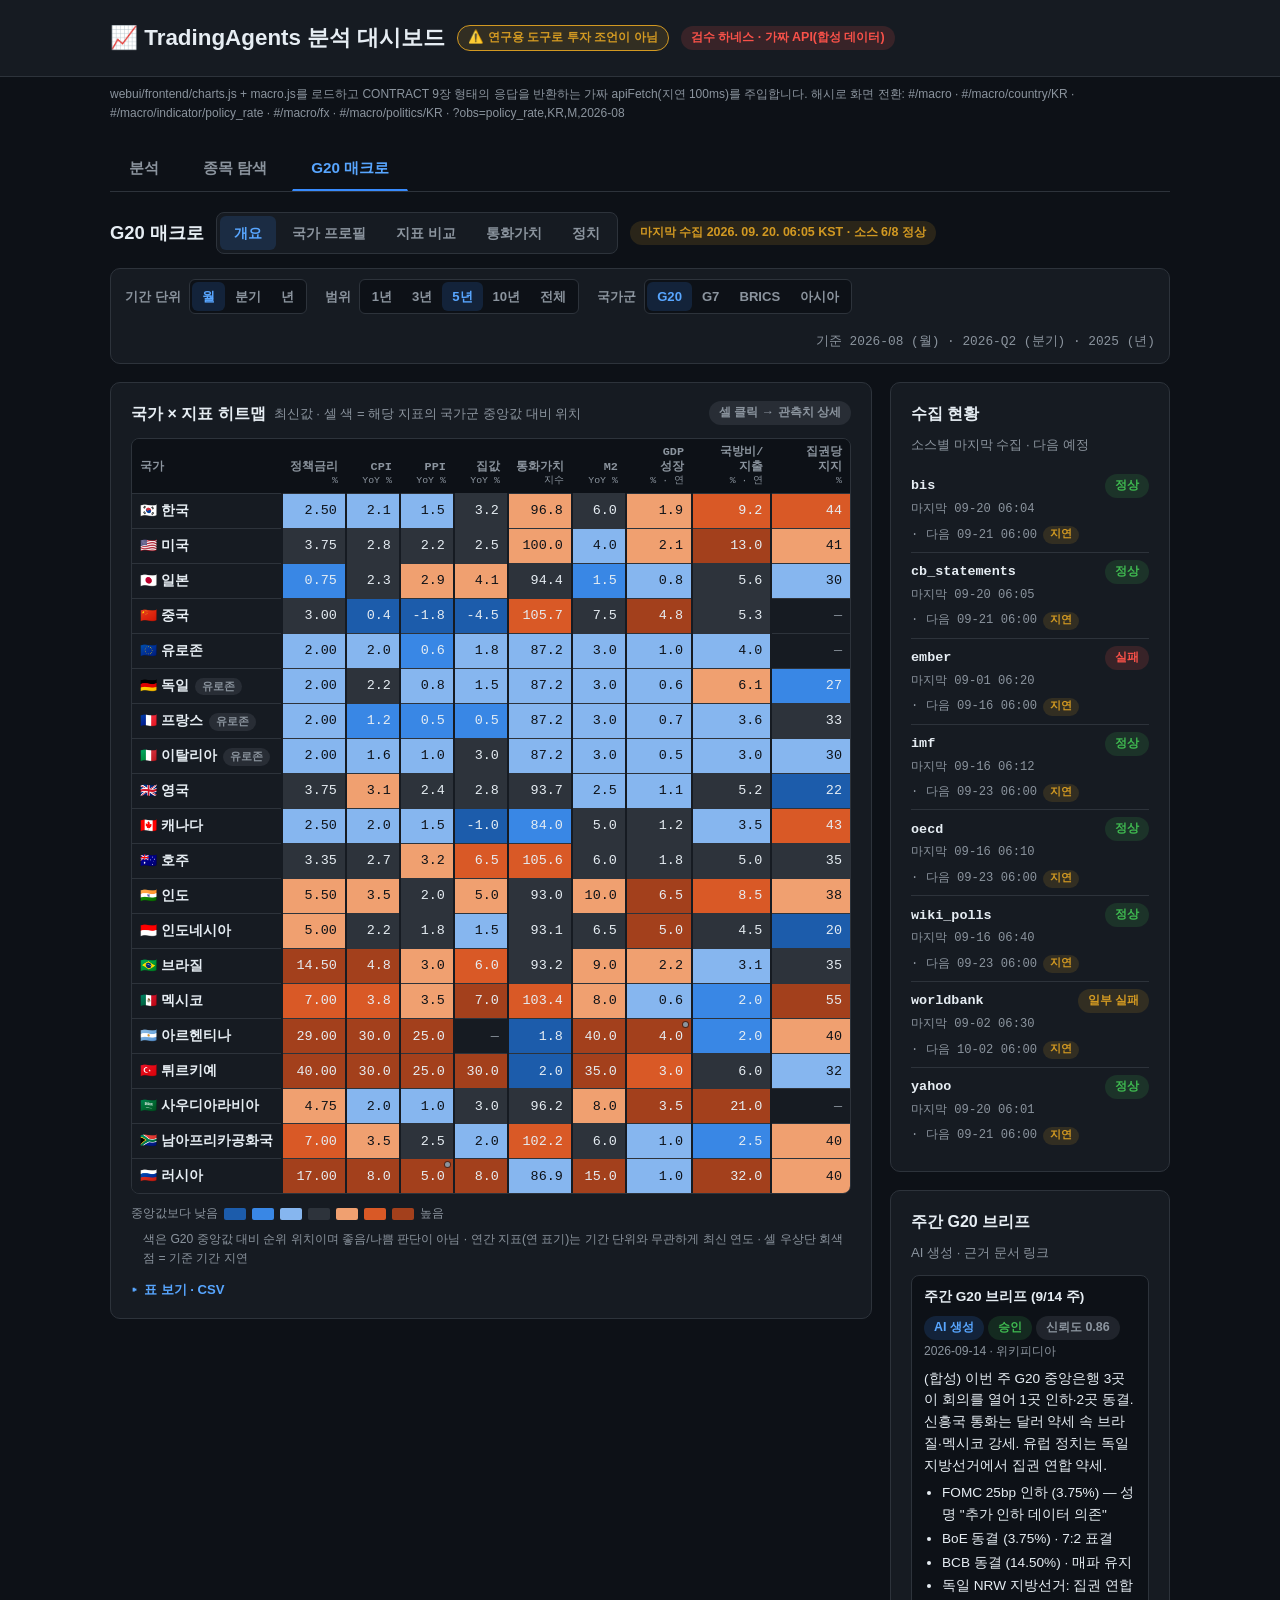
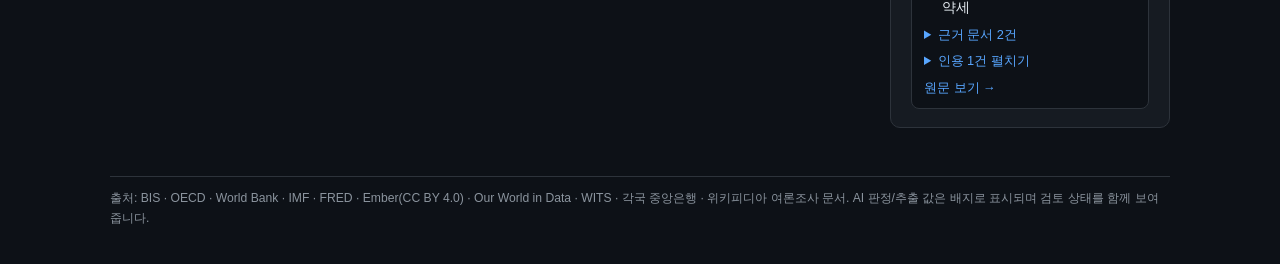
<file: webui/mockups/macro-dev-harness.html>
<!DOCTYPE html>
<html lang="ko">
<head>
<meta charset="UTF-8">
<meta name="viewport" content="width=device-width, initial-scale=1.0">
<title>G20 매크로 — 프론트 검수 하네스 (가짜 API)</title>
<link rel="stylesheet" href="../frontend/style.css">
<!--
  헤드리스 Chrome 스크린샷 (검수용):
  CHROME="/Applications/Google Chrome.app/Contents/MacOS/Google Chrome"; name=stale; prof="/tmp/fx-prof-$name"; \
  rm -rf "$prof" "/tmp/fx-$name.png"; "$CHROME" --headless=new --disable-gpu --hide-scrollbars --no-first-run \
  --user-data-dir="$prof" --window-size=1280,1600 --screenshot="/tmp/fx-$name.png" \
  "file:///Users/nss/Documents/Claude/TradingAgents/webui/mockups/macro-dev-harness.html#/macro" >/dev/null 2>&1 & \
  pid=$!; for i in $(seq 1 60); do sleep 1; [ -s "/tmp/fx-$name.png" ] && break; done; sleep 1; kill $pid 2>/dev/null
-->
<style>
  /* 하네스 전용: 오류 표시 영역 */
  #harness-errors { margin: 20px auto 0; max-width: 1100px; padding: 0 20px; font-family: var(--mono); font-size: 12px; color: var(--red); white-space: pre-wrap; }
  #harness-errors:empty { display: none; }
  .harness-note { max-width: 1100px; margin: 0 auto; padding: 8px 20px 0; color: var(--text-muted); font-size: 12px; }
</style>
</head>
<body data-harness="macro">
  <header class="site-header">
    <div class="header-inner">
      <div class="header-title-row">
        <h1>📈 TradingAgents 분석 대시보드</h1>
        <span class="badge badge-warning">⚠️ 연구용 도구로 투자 조언이 아님</span>
        <span class="badge badge-red">검수 하네스 · 가짜 API(합성 데이터)</span>
      </div>
    </div>
  </header>
  <p class="harness-note">webui/frontend/charts.js + macro.js를 로드하고 CONTRACT 9장 형태의 응답을 반환하는 가짜 apiFetch(지연 100ms)를 주입합니다. 해시로 화면 전환: #/macro · #/macro/country/KR · #/macro/indicator/policy_rate · #/macro/fx · #/macro/politics/KR · ?obs=policy_rate,KR,M,2026-08</p>
  <main id="app" class="container">
    <nav id="app-nav" class="app-nav">
      <a href="#/" class="nav-tab">분석</a>
      <a href="#/catalog" class="nav-tab">종목 탐색</a>
      <a href="#/macro" id="nav-macro" class="nav-tab active">G20 매크로</a>
    </nav>
    <section id="view-macro" hidden></section>
  </main>
  <pre id="harness-errors"></pre>

  <script src="../frontend/charts.js"></script>
  <script src="../frontend/macro.js"></script>
  <script>
  (function () {
    'use strict';
    // ---------- 오류 수집 (스크린샷 검수용: --dump-dom에서 #harness-errors 내용과 body[data-errors]를 확인) ----------
    var errBox = document.getElementById('harness-errors'), errCount = 0;
    function logErr(msg) { errCount++; document.body.setAttribute('data-errors', String(errCount)); errBox.textContent += '[' + errCount + '] ' + msg + '\n'; }
    window.onerror = function (msg, src, line, col) { logErr(msg + ' @' + (src || '').split('/').pop() + ':' + line + ':' + col); };
    window.addEventListener('unhandledrejection', function (ev) { logErr('unhandledrejection: ' + (ev.reason && ev.reason.message ? ev.reason.message : ev.reason)); });

    // ---------- 결정론적 난수 ----------
    function rng(seed) { var a = seed >>> 0; return function () { a |= 0; a = a + 0x6D2B79F5 | 0; var t = Math.imul(a ^ a >>> 15, 1 | a); t = t + Math.imul(t ^ t >>> 7, 61 | t) ^ t; return ((t ^ t >>> 14) >>> 0) / 4294967296; }; }
    function hash(s) { var h = 7; for (var i = 0; i < s.length; i++) h = (h * 31 + s.charCodeAt(i)) >>> 0; return h; }

    // ---------- 국가 (CONTRACT 1장) ----------
    var COUNTRIES = [
      { iso: 'KR', iso3: 'KOR', name_ko: '한국', ccy: 'KRW', groups: ['G20', 'ASIA'], euro: false, base: { policy_rate: 2.5, cpi_yoy: 2.1, ppi_yoy: 1.5, house_price_yoy: 3.2, m2_yoy: 6.0, gdp_growth: 1.9, mil_expenditure_share: 9.2, party_support: 44, fx_usd: 1380, gdp_usd: 1.87e12, gni_usd: 1.92e12, gov_expense_gdp: 26, mil_gdp: 2.6 }, ruling: '더불어민주당', lean: '중도좌파', second: '국민의힘', third: '조국혁신당', gov: 45, next: '2028-04-12', etype: '총선', pollsters: ['한국갤럽', 'NBS', '리얼미터'] },
      { iso: 'US', iso3: 'USA', name_ko: '미국', ccy: 'USD', groups: ['G20', 'G7'], euro: false, base: { policy_rate: 3.75, cpi_yoy: 2.8, ppi_yoy: 2.2, house_price_yoy: 2.5, m2_yoy: 4.0, gdp_growth: 2.1, mil_expenditure_share: 13.0, party_support: 41, fx_usd: 1, gdp_usd: 29.2e12, gni_usd: 29.6e12, gov_expense_gdp: 37, mil_gdp: 3.4 }, ruling: '공화당', lean: '우파', second: '민주당', third: null, gov: 42, next: '2026-11-03', etype: '중간선거', pollsters: ['Gallup', 'YouGov', 'Quinnipiac'] },
      { iso: 'JP', iso3: 'JPN', name_ko: '일본', ccy: 'JPY', groups: ['G20', 'G7', 'ASIA'], euro: false, base: { policy_rate: 0.75, cpi_yoy: 2.3, ppi_yoy: 2.9, house_price_yoy: 4.1, m2_yoy: 1.5, gdp_growth: 0.8, mil_expenditure_share: 5.6, party_support: 30, fx_usd: 150, gdp_usd: 4.1e12, gni_usd: 4.3e12, gov_expense_gdp: 40, mil_gdp: 1.4 }, ruling: '자유민주당', lean: '보수', second: '국민민주당', third: '입헌민주당', gov: 38, next: '2028-10-30', etype: '총선', pollsters: ['NHK', '아사히', '요미우리'] },
      { iso: 'CN', iso3: 'CHN', name_ko: '중국', ccy: 'CNY', groups: ['G20', 'BRICS', 'ASIA'], euro: false, base: { policy_rate: 3.0, cpi_yoy: 0.4, ppi_yoy: -1.8, house_price_yoy: -4.5, m2_yoy: 7.5, gdp_growth: 4.8, mil_expenditure_share: 5.3, party_support: null, fx_usd: 7.2, gdp_usd: 18.7e12, gni_usd: 18.5e12, gov_expense_gdp: 33, mil_gdp: 1.7 }, ruling: null, noParty: true },
      { iso: 'EU', iso3: 'EA20', name_ko: '유로존', ccy: 'EUR', groups: ['G20', 'EU'], euro: false, base: { policy_rate: 2.0, cpi_yoy: 2.0, ppi_yoy: 0.6, house_price_yoy: 1.8, m2_yoy: 3.0, gdp_growth: 1.0, mil_expenditure_share: 4.0, party_support: null, fx_usd: 0.92, gdp_usd: 15.8e12, gni_usd: 15.9e12, gov_expense_gdp: 50, mil_gdp: 1.9 }, ruling: null, noGov: true },
      { iso: 'DE', iso3: 'DEU', name_ko: '독일', ccy: 'EUR', groups: ['G20', 'G7', 'EU'], euro: true, base: { policy_rate: 2.0, cpi_yoy: 2.2, ppi_yoy: 0.8, house_price_yoy: 1.5, m2_yoy: 3.0, gdp_growth: 0.6, mil_expenditure_share: 6.1, party_support: 27, fx_usd: 0.92, gdp_usd: 4.6e12, gni_usd: 4.8e12, gov_expense_gdp: 48, mil_gdp: 2.1 }, ruling: 'CDU/CSU', lean: '중도우파', second: 'AfD', third: 'SPD', gov: 30, next: '2029-03-25', etype: '총선', pollsters: ['Forsa', 'INSA', 'Infratest'] },
      { iso: 'FR', iso3: 'FRA', name_ko: '프랑스', ccy: 'EUR', groups: ['G20', 'G7', 'EU'], euro: true, base: { policy_rate: 2.0, cpi_yoy: 1.2, ppi_yoy: 0.5, house_price_yoy: 0.5, m2_yoy: 3.0, gdp_growth: 0.7, mil_expenditure_share: 3.6, party_support: 33, fx_usd: 0.92, gdp_usd: 3.2e12, gni_usd: 3.3e12, gov_expense_gdp: 57, mil_gdp: 2.1 }, ruling: '르네상스', lean: '중도', second: 'RN', third: 'LFI', gov: 24, next: '2027-04-11', etype: '대선', pollsters: ['Ifop', 'Elabe', 'Odoxa'] },
      { iso: 'IT', iso3: 'ITA', name_ko: '이탈리아', ccy: 'EUR', groups: ['G20', 'G7', 'EU'], euro: true, base: { policy_rate: 2.0, cpi_yoy: 1.6, ppi_yoy: 1.0, house_price_yoy: 3.0, m2_yoy: 3.0, gdp_growth: 0.5, mil_expenditure_share: 3.0, party_support: 30, fx_usd: 0.92, gdp_usd: 2.4e12, gni_usd: 2.4e12, gov_expense_gdp: 51, mil_gdp: 1.6 }, ruling: 'FdI', lean: '우파', second: 'PD', third: 'M5S', gov: 41, next: '2027-10-01', etype: '총선', pollsters: ['SWG', 'Tecnè', 'YouTrend'] },
      { iso: 'GB', iso3: 'GBR', name_ko: '영국', ccy: 'GBP', groups: ['G20', 'G7'], euro: false, base: { policy_rate: 3.75, cpi_yoy: 3.1, ppi_yoy: 2.4, house_price_yoy: 2.8, m2_yoy: 2.5, gdp_growth: 1.1, mil_expenditure_share: 5.2, party_support: 22, fx_usd: 0.77, gdp_usd: 3.6e12, gni_usd: 3.6e12, gov_expense_gdp: 44, mil_gdp: 2.3 }, ruling: '노동당', lean: '중도좌파', second: '개혁UK', third: '보수당', gov: 27, next: '2029-08-15', etype: '총선', pollsters: ['YouGov', 'Opinium', 'More in Common'] },
      { iso: 'CA', iso3: 'CAN', name_ko: '캐나다', ccy: 'CAD', groups: ['G20', 'G7'], euro: false, base: { policy_rate: 2.5, cpi_yoy: 2.0, ppi_yoy: 1.5, house_price_yoy: -1.0, m2_yoy: 5.0, gdp_growth: 1.2, mil_expenditure_share: 3.5, party_support: 43, fx_usd: 1.37, gdp_usd: 2.2e12, gni_usd: 2.2e12, gov_expense_gdp: 42, mil_gdp: 1.4 }, ruling: '자유당', lean: '중도', second: '보수당', third: 'NDP', gov: 50, next: '2029-10-20', etype: '총선', pollsters: ['Angus Reid', 'Léger', 'Abacus'] },
      { iso: 'AU', iso3: 'AUS', name_ko: '호주', ccy: 'AUD', groups: ['G20', 'ASIA'], euro: false, base: { policy_rate: 3.35, cpi_yoy: 2.7, ppi_yoy: 3.2, house_price_yoy: 6.5, m2_yoy: 6.0, gdp_growth: 1.8, mil_expenditure_share: 5.0, party_support: 35, fx_usd: 1.5, gdp_usd: 1.8e12, gni_usd: 1.7e12, gov_expense_gdp: 38, mil_gdp: 2.0 }, ruling: '노동당', lean: '중도좌파', second: '자유·국민연합', third: '녹색당', gov: 48, next: '2028-05-13', etype: '총선', pollsters: ['Newspoll', 'Resolve', 'Essential'] },
      { iso: 'IN', iso3: 'IND', name_ko: '인도', ccy: 'INR', groups: ['G20', 'BRICS', 'ASIA'], euro: false, base: { policy_rate: 5.5, cpi_yoy: 3.5, ppi_yoy: 2.0, house_price_yoy: 5.0, m2_yoy: 10.0, gdp_growth: 6.5, mil_expenditure_share: 8.5, party_support: 38, fx_usd: 86, gdp_usd: 4.2e12, gni_usd: 4.1e12, gov_expense_gdp: 28, mil_gdp: 2.4 }, ruling: 'BJP', lean: '우파', second: 'INC', third: null, gov: 60, next: '2029-05-01', etype: '총선', pollsters: ['C-Voter', 'India Today'] },
      { iso: 'ID', iso3: 'IDN', name_ko: '인도네시아', ccy: 'IDR', groups: ['G20', 'ASIA'], euro: false, base: { policy_rate: 5.0, cpi_yoy: 2.2, ppi_yoy: 1.8, house_price_yoy: 1.5, m2_yoy: 6.5, gdp_growth: 5.0, mil_expenditure_share: 4.5, party_support: 20, fx_usd: 16300, gdp_usd: 1.4e12, gni_usd: 1.4e12, gov_expense_gdp: 17, mil_gdp: 0.8 }, ruling: '게린드라', lean: '민족주의', second: 'PDI-P', third: '골카르', gov: 75, next: '2029-02-14', etype: '총선·대선', pollsters: ['Indikator', 'LSI'] },
      { iso: 'BR', iso3: 'BRA', name_ko: '브라질', ccy: 'BRL', groups: ['G20', 'BRICS'], euro: false, base: { policy_rate: 14.5, cpi_yoy: 4.8, ppi_yoy: 3.0, house_price_yoy: 6.0, m2_yoy: 9.0, gdp_growth: 2.2, mil_expenditure_share: 3.1, party_support: 35, fx_usd: 5.6, gdp_usd: 2.2e12, gni_usd: 2.1e12, gov_expense_gdp: 45, mil_gdp: 1.1 }, ruling: 'PT', lean: '좌파', second: 'PL', third: null, gov: 40, next: '2026-10-04', etype: '대선·총선', pollsters: ['Datafolha', 'Quaest', 'Genial/Quaest'] },
      { iso: 'MX', iso3: 'MEX', name_ko: '멕시코', ccy: 'MXN', groups: ['G20'], euro: false, base: { policy_rate: 7.0, cpi_yoy: 3.8, ppi_yoy: 3.5, house_price_yoy: 7.0, m2_yoy: 8.0, gdp_growth: 0.6, mil_expenditure_share: 2.0, party_support: 55, fx_usd: 18.5, gdp_usd: 1.9e12, gni_usd: 1.85e12, gov_expense_gdp: 27, mil_gdp: 0.6 }, ruling: 'MORENA', lean: '좌파', second: 'PAN', third: 'PRI', gov: 70, next: '2027-06-06', etype: '중간선거', pollsters: ['El Financiero', 'Enkoll'] },
      { iso: 'AR', iso3: 'ARG', name_ko: '아르헨티나', ccy: 'ARS', groups: ['G20'], euro: false, base: { policy_rate: 29.0, cpi_yoy: 30.0, ppi_yoy: 25.0, house_price_yoy: null, m2_yoy: 40.0, gdp_growth: 4.0, mil_expenditure_share: 2.0, party_support: 40, fx_usd: 1350, gdp_usd: 0.63e12, gni_usd: 0.6e12, gov_expense_gdp: 35, mil_gdp: 0.5 }, ruling: 'LLA', lean: '자유주의 우파', second: 'UP', third: null, gov: 45, next: '2027-10-24', etype: '대선', pollsters: ['Atlas', 'Zuban Córdoba'] },
      { iso: 'TR', iso3: 'TUR', name_ko: '튀르키예', ccy: 'TRY', groups: ['G20'], euro: false, base: { policy_rate: 40.0, cpi_yoy: 30.0, ppi_yoy: 25.0, house_price_yoy: 30.0, m2_yoy: 35.0, gdp_growth: 3.0, mil_expenditure_share: 6.0, party_support: 32, fx_usd: 41, gdp_usd: 1.3e12, gni_usd: 1.28e12, gov_expense_gdp: 30, mil_gdp: 1.5 }, ruling: 'AKP', lean: '보수', second: 'CHP', third: 'DEM', gov: 40, next: '2028-05-14', etype: '대선·총선', pollsters: ['MetroPOLL', 'ORC'] },
      { iso: 'SA', iso3: 'SAU', name_ko: '사우디아라비아', ccy: 'SAR', groups: ['G20'], euro: false, base: { policy_rate: 4.75, cpi_yoy: 2.0, ppi_yoy: 1.0, house_price_yoy: 3.0, m2_yoy: 8.0, gdp_growth: 3.5, mil_expenditure_share: 21.0, party_support: null, fx_usd: 3.75, gdp_usd: 1.1e12, gni_usd: 1.1e12, gov_expense_gdp: 32, mil_gdp: 7.1 }, ruling: null, noParty: true },
      { iso: 'ZA', iso3: 'ZAF', name_ko: '남아프리카공화국', ccy: 'ZAR', groups: ['G20', 'BRICS'], euro: false, base: { policy_rate: 7.0, cpi_yoy: 3.5, ppi_yoy: 2.5, house_price_yoy: 2.0, m2_yoy: 6.0, gdp_growth: 1.0, mil_expenditure_share: 2.5, party_support: 40, fx_usd: 17.5, gdp_usd: 0.4e12, gni_usd: 0.39e12, gov_expense_gdp: 33, mil_gdp: 0.7 }, ruling: 'ANC', lean: '중도좌파', second: 'DA', third: 'MK', gov: 38, next: '2029-05-29', etype: '총선', pollsters: ['Ipsos', 'SRF'] },
      { iso: 'RU', iso3: 'RUS', name_ko: '러시아', ccy: 'RUB', groups: ['G20', 'BRICS'], euro: false, base: { policy_rate: 17.0, cpi_yoy: 8.0, ppi_yoy: 5.0, house_price_yoy: 8.0, m2_yoy: 15.0, gdp_growth: 1.0, mil_expenditure_share: 32.0, party_support: 40, fx_usd: 82, gdp_usd: 2.1e12, gni_usd: 2.0e12, gov_expense_gdp: 36, mil_gdp: 7.0 }, ruling: '통합러시아', lean: '권위주의 보수', second: 'KPRF', third: 'LDPR', gov: 75, next: '2026-09-20', etype: '총선', pollsters: ['VCIOM', 'Levada'] }
    ];
    var BY = {}; COUNTRIES.forEach(function (c) { BY[c.iso] = c; });

    // ---------- 지표 레지스트리 (CONTRACT 2장) ----------
    function ind(id, name, unit, cat, nf, sf, agg, dec) { return { id: id, name_ko: name, unit: unit, category: cat, native_freq: nf, store_freqs: sf, agg: agg, decimals: dec }; }
    var INDICATORS = [
      ind('policy_rate', '정책금리', '%', 'monetary', 'D', ['D', 'M', 'Q', 'Y'], 'last', 2),
      ind('fx_usd', '환율(현지통화/USD)', 'lcu_per_usd', 'fx', 'D', ['D', 'M', 'Q', 'Y'], 'last', 2),
      ind('fx_value_index', '통화가치 지수', 'index', 'fx', 'D', ['D', 'M', 'Q', 'Y'], 'last', 1),
      ind('m2_level', 'M2 잔액', 'usd_bn', 'monetary', 'M', ['M', 'Q', 'Y'], 'last', 0),
      ind('m2_yoy', 'M2 전년비', '%', 'monetary', 'M', ['M', 'Q', 'Y'], 'last', 1),
      ind('cpi_index', 'CPI 지수', 'index', 'market', 'M', ['M', 'Q', 'Y'], 'last', 1),
      ind('cpi_yoy', 'CPI 전년비', '%', 'market', 'M', ['M', 'Q', 'Y'], 'last', 1),
      ind('core_cpi_yoy', '근원 CPI 전년비', '%', 'market', 'M', ['M', 'Q', 'Y'], 'last', 1),
      ind('ppi_index', 'PPI 지수', 'index', 'market', 'M', ['M', 'Q', 'Y'], 'last', 1),
      ind('ppi_yoy', 'PPI 전년비', '%', 'market', 'M', ['M', 'Q', 'Y'], 'last', 1),
      ind('house_price_index', '주택가격 지수', 'index', 'market', 'Q', ['Q', 'Y'], 'last', 1),
      ind('house_price_yoy', '주택가격 전년비', '%', 'market', 'Q', ['Q', 'Y'], 'last', 1),
      ind('gdp_usd', '명목 GDP', 'usd', 'fiscal', 'Y', ['Y'], 'none', 0),
      ind('gdp_growth', 'GDP 성장률', '%', 'fiscal', 'Y', ['Y'], 'none', 1),
      ind('gni_usd', 'GNI', 'usd', 'fiscal', 'Y', ['Y'], 'none', 0),
      ind('gni_pc', '1인당 GNI', 'usd', 'fiscal', 'Y', ['Y'], 'none', 0),
      ind('gov_expense_gdp', '정부지출/GDP', 'pct_gdp', 'fiscal', 'Y', ['Y'], 'none', 1),
      ind('gov_revenue_gdp', '정부세입/GDP', 'pct_gdp', 'fiscal', 'Y', ['Y'], 'none', 1),
      ind('gov_debt_gdp', '정부부채/GDP', 'pct_gdp', 'fiscal', 'Y', ['Y'], 'none', 1),
      ind('mil_gdp', '국방비/GDP', 'pct_gdp', 'fiscal', 'Y', ['Y'], 'none', 1),
      ind('mil_expenditure_share', '국방비/정부지출', 'pct_share', 'fiscal', 'Y', ['Y'], 'none', 1),
      ind('mil_usd', '국방비', 'usd', 'fiscal', 'Y', ['Y'], 'none', 0),
      ind('va_agri', '농림어업 부가가치', 'pct_gdp', 'structure', 'Y', ['Y'], 'none', 1),
      ind('va_industry', '산업 부가가치', 'pct_gdp', 'structure', 'Y', ['Y'], 'none', 1),
      ind('va_manuf', '제조업 부가가치', 'pct_gdp', 'structure', 'Y', ['Y'], 'none', 1),
      ind('va_services', '서비스 부가가치', 'pct_gdp', 'structure', 'Y', ['Y'], 'none', 1),
      ind('exports_gdp', '수출/GDP', 'pct_gdp', 'structure', 'Y', ['Y'], 'none', 1),
      ind('exports_top_hs2', '상위 수출 품목', 'pct_share', 'composite', 'Y', ['Y'], 'none', 1),
      ind('elec_mix', '발전 믹스', 'pct_share', 'composite', 'Y', ['Y'], 'none', 1),
      ind('energy_import_dep', '에너지 해외의존도', 'pct_share', 'energy', 'Y', ['Y'], 'none', 0),
      ind('fuel_dep_oil', '원유 해외의존도', 'pct_share', 'energy', 'Y', ['Y'], 'none', 0),
      ind('fuel_dep_gas', '천연가스 해외의존도', 'pct_share', 'energy', 'Y', ['Y'], 'none', 0),
      ind('fuel_dep_coal', '석탄 해외의존도', 'pct_share', 'energy', 'Y', ['Y'], 'none', 0),
      ind('party_support', '집권당 지지율', '%', 'politics', 'W', ['M'], 'mean', 0),
      ind('gov_approval', '정부 지지율', '%', 'politics', 'W', ['M'], 'mean', 0),
      ind('cb_stance', '중앙은행 기조', 'score', 'monetary', 'E', ['E'], 'none', 1),
      ind('top_companies', '시총 상위 기업', 'usd_bn', 'composite', 'Q', ['Q'], 'none', 0),
      ind('dxy', '달러지수', 'index', 'fx', 'D', ['D', 'M', 'Q', 'Y'], 'last', 1)
    ];
    var IND = {}; INDICATORS.forEach(function (i) { IND[i.id] = i; });
    var Y_INDS = {}; INDICATORS.forEach(function (i) { if (i.native_freq === 'Y') Y_INDS[i.id] = true; });
    var EURO_SHARED = { policy_rate: true, m2_yoy: true, m2_level: true, fx_usd: true, fx_value_index: true };

    var MONTHS = []; (function () { for (var y = 2010; y <= 2026; y++) for (var m = 1; m <= 12; m++) { if (y === 2026 && m > 8) break; MONTHS.push(y + '-' + (m < 10 ? '0' : '') + m); } })();
    var YEARS = []; for (var yy = 2010; yy <= 2025; yy++) YEARS.push(String(yy));
    var SRC = { policy_rate: ['bis', 'WS_CBPOL/1.0/D.{iso}', 'https://data.bis.org/topics/CBPOL/data', '월말 기준값 (원천: 일별)'], cpi_yoy: ['oecd', 'DSD_PRICES@DF_PRICES_ALL/{iso}.M.N.CPI', 'https://data-explorer.oecd.org', '월 지수 전년비 (서버 계산)'], ppi_yoy: ['oecd', 'PPI/{iso}', 'https://data-explorer.oecd.org', '월 지수 전년비 (서버 계산)'], house_price_yoy: ['bis', 'WS_SPP/1.0/Q.{iso}.N.628', 'https://data.bis.org/topics/SPP', '분기 지수 전년비'], m2_yoy: ['imf', 'MFS/{iso}/M2', 'https://data.imf.org', '월말 잔액 전년비 (서버 계산)'], fx_usd: ['bis', 'WS_XRU/1.0/M.{iso}.USD.A', 'https://data.bis.org', '월말값'], fx_value_index: ['derived', 'fx_base/fx*100', '', '기준일 환율 ÷ 현재 환율 × 100'], party_support: ['wiki_polls', 'DOC#poll → poll_of_polls', 'https://en.wikipedia.org', '최근 30일 표본가중 평균 (서버 계산)'], gov_approval: ['wiki_polls', 'DOC#poll', 'https://en.wikipedia.org', '최근 30일 평균'], dxy: ['fred', 'DTWEXBGS', 'https://fred.stlouisfed.org/series/DTWEXBGS', '월말값'] };
    function srcOf(id, iso) { var s = SRC[id] || ['worldbank', id.toUpperCase() + '.' + iso, 'https://api.worldbank.org/v2/', '연간 · 최신 연도']; return { source: s[0], series_id: s[1].replace('{iso}', iso), source_url: s[2], method: s[3] }; }

    // ---------- 시계열 생성 ----------
    var CACHE = {};
    function seriesM(iso, id) {
      var ck = iso + '|' + id; if (CACHE[ck]) return CACHE[ck];
      var c = BY[iso], base = c.base[id]; var out = [], i;
      if (base === null || base === undefined) { CACHE[ck] = []; return out; }
      var r = rng(hash(iso + id));
      if (id === 'policy_rate') {
        var lvl = Math.max(0, base - 1.5 + r() * 1.5), step = base > 10 ? 1 : 0.25;
        for (i = 0; i < MONTHS.length; i++) { var target = i < 120 ? base * 0.35 : i < 150 ? base * 1.25 : base; if (r() < 0.22) lvl += (lvl < target ? step : -step) * (r() < 0.8 ? 1 : 2); lvl = Math.max(0, lvl); out.push({ period: MONTHS[i], value: Math.round(lvl / step) * step }); }
        out[out.length - 1].value = base;
      } else if (id === 'fx_usd') {
        var lv = base * (0.82 + r() * 0.1);
        for (i = 0; i < MONTHS.length; i++) { lv *= 1 + (r() - 0.48) * 0.018 + (iso === 'TR' || iso === 'AR' ? 0.02 : 0); out.push({ period: MONTHS[i], value: lv }); }
        var scale = base / out[out.length - 1].value; out.forEach(function (p) { p.value *= scale; });
        if (iso === 'US') out.forEach(function (p) { p.value = 1; });
      } else {
        var v = base, vol = (Math.abs(base) > 10 ? 4 : 1) * ({ cpi_yoy: 0.25, ppi_yoy: 0.5, house_price_yoy: 0.5, m2_yoy: 0.35 }[id] || 0.3), phi = 0.9;
        for (i = 0; i < MONTHS.length; i++) { var mean = base + (i > 130 && i < 155 && (id === 'cpi_yoy' || id === 'ppi_yoy') ? (Math.abs(base) > 10 ? 15 : 3.5) : 0); v = mean + phi * (v - mean) + (r() - 0.5) * vol * 2; out.push({ period: MONTHS[i], value: v }); }
        var d = base - out[out.length - 1].value; out.forEach(function (p, j) { p.value += d * j / (out.length - 1); });
      }
      // 결함 케이스: 일본 PPI 2020-03~2020-08 결측(null) → 선 끊김 확인용
      if (iso === 'JP' && id === 'ppi_yoy') out.forEach(function (p) { if (p.period >= '2020-03' && p.period <= '2020-08') p.value = null; });
      // 결함 케이스: 인도 주택가격은 2021-06 이후만 존재 (시리즈 길이 상이)
      if (iso === 'IN' && id === 'house_price_yoy') out = out.filter(function (p) { return p.period >= '2021-06'; });
      CACHE[ck] = out; return out;
    }
    function seriesY(iso, id) {
      var ck = iso + '|Y|' + id; if (CACHE[ck]) return CACHE[ck];
      var c = BY[iso], base = c.base[id], r = rng(hash(iso + 'Y' + id)), out = [];
      if (base === undefined || base === null) { var defaults = { gni_pc: c.base.gni_usd / (5e7 + r() * 2e8), gov_revenue_gdp: c.base.gov_expense_gdp - 3 - r() * 4, gov_debt_gdp: 40 + r() * 100, mil_usd: c.base.gdp_usd * c.base.mil_gdp / 100, va_agri: 1 + r() * 12, va_industry: 20 + r() * 20, va_manuf: 10 + r() * 15, va_services: 50 + r() * 20, exports_gdp: 15 + r() * 40, energy_import_dep: Math.round(r() * 100), fuel_dep_oil: Math.round(r() * 100), fuel_dep_gas: Math.round(r() * 100), fuel_dep_coal: Math.round(r() * 100) }; base = defaults[id]; }
      if (base === undefined || base === null) { CACHE[ck] = []; return out; }
      for (var i = 0; i < YEARS.length; i++) { var v = base * (1 + (r() - 0.5) * (id === 'gdp_usd' || id === 'gni_usd' || id === 'mil_usd' ? 0.3 : 0)) + (id === 'gdp_usd' || id === 'gni_usd' || id === 'mil_usd' || id === 'gni_pc' ? 0 : (r() - 0.5) * (id === 'gdp_growth' ? 3 : 1.6)); if (id === 'gdp_growth' && YEARS[i] === '2020') v = -4 + r() * 3; out.push({ period: YEARS[i], value: v }); }
      out[out.length - 1].value = base; CACHE[ck] = out; return out;
    }
    function aggregate(series, freq) {
      if (freq === 'M') return series;
      var out = [], bucket = null, last = null;
      series.forEach(function (p) { var y = p.period.slice(0, 4), m = +p.period.slice(5, 7); var key = freq === 'Q' ? y + '-Q' + Math.ceil(m / 3) : y; if (key !== bucket) { if (last) out.push(last); bucket = key; } last = { period: key, value: p.value }; });
      if (last) out.push(last); return out;
    }
    function resolveIso(iso, id) { return BY[iso] && BY[iso].euro && EURO_SHARED[id] ? 'EU' : iso; }
    function getSeries(iso, id, freq, from, to) {
      var src = resolveIso(iso, id), pts;
      if (Y_INDS[id]) pts = seriesY(src, id);
      else if (id === 'dxy') pts = seriesM('IN', 'cpi_yoy').map(function (p) { return { period: p.period, value: 100 + (p.value - 3.5) * 2.5 }; });
      else if (id === 'fx_value_index') { var fx = seriesM(src, 'fx_usd'); var b = fx.length ? fx[0].value : 1; pts = fx.map(function (p) { return { period: p.period, value: b / p.value * 100 }; }); }
      else if (id === 'party_support' || id === 'gov_approval') pts = partySeries(src, 0, id === 'gov_approval' ? BY[src].gov : BY[src].base.party_support);
      else if (/_index$/.test(id)) { // 지수 = 전년비 시리즈로부터 누적 (검수용 근사)
        var yoy = seriesM(src, id.replace(/_index$/, '_yoy')), lvl = 100; pts = yoy.map(function (p) { if (p.value != null) lvl *= Math.pow(1 + p.value / 100, 1 / 12); return { period: p.period, value: p.value == null ? null : lvl }; });
      }
      else pts = seriesM(src, id);
      if (!Y_INDS[id]) pts = aggregate(pts, freq === 'D' ? 'M' : freq);
      if (from) pts = pts.filter(function (p) { return p.period >= from; });
      if (to) pts = pts.filter(function (p) { return p.period <= to; });
      var shared = src !== iso;
      return pts.map(function (p) { var o = { period: p.period, value: p.value }; if (shared) o.flags = ['euro_area_shared']; return o; });
    }
    function partySeries(iso, idx, base) {
      if (base === null || base === undefined) return [];
      var r = rng(hash(iso + 'party' + idx)), out = [], v = base + (r() - 0.5) * 8, ms = MONTHS.slice(MONTHS.length - 60);
      for (var i = 0; i < ms.length; i++) { v = base + 0.88 * (v - base) + (r() - 0.5) * 3; out.push({ period: ms[i], value: v }); }
      out[out.length - 1].value = base; return out;
    }
    function latestOf(iso, id) {
      var freq = Y_INDS[id] ? 'Y' : (id === 'house_price_yoy' ? 'Q' : 'M');
      var pts = getSeries(iso, id, freq);
      if (!pts.length) return null;
      var l = pts[pts.length - 1], p = pts[pts.length - 2];
      var flags = l.flags ? l.flags.slice() : [];
      if (id === 'party_support' || id === 'gov_approval') flags.push('ai_generated');
      if (id === 'fx_value_index') flags.push('derived');
      if (/^fuel_dep|energy_import/.test(id)) flags.push('estimated');
      var o = { freq: freq, period: l.period, value: l.value, unit: IND[id].unit, prev_value: p ? p.value : null, prev_period: p ? p.period : null, change: p && l.value != null && p.value != null ? l.value - p.value : null, change_pct: null, rank: null, n: 20, updated_at: '2026-09-20T06:03:00+09:00', flags: flags, source: srcOf(id, iso).source };
      return o;
    }
    function payloadLatest(iso, id) {
      var r = rng(hash(iso + id)), items;
      if (id === 'elec_mix') items = [['원자력', iso === 'KR' ? 31 : r() * 20], ['석탄', iso === 'KR' ? 29 : 10 + r() * 30], ['가스', iso === 'KR' ? 27 : 20 + r() * 20], ['재생에너지', iso === 'KR' ? 10 : 15 + r() * 25], ['수력', r() * 10], ['기타', 3]];
      else if (id === 'exports_top_hs2') items = iso === 'KR' ? [['반도체(HS85)', 20.8], ['자동차(HS87)', 10.6], ['석유제품(HS27)', 7.1], ['기계(HS84)', 6.9], ['선박(HS89)', 3.9], ['철강(HS72)', 3.7], ['광학기기(HS90)', 2.8]] : [1, 2, 3, 4, 5, 6, 7].map(function (i) { return ['HS' + (20 + Math.round(r() * 70)) + ' 품목', 18 / i + r() * 2]; });
      else items = (iso === 'KR' ? [['삼성전자', '반도체', 520], ['SK하이닉스', '반도체', 210], ['LG에너지솔루션', '2차전지', 68], ['삼성바이오로직스', '바이오', 55], ['현대차', '자동차', 50], ['기아', '자동차', 40], ['셀트리온', '바이오', 32], ['KB금융', '금융', 30], ['NAVER', '인터넷', 28], ['현대모비스', '자동차부품', 22]] : [1, 2, 3, 4, 5, 6, 7, 8, 9, 10].map(function (i) { return [BY[iso].name_ko + ' 기업 ' + i, '업종 ' + (i % 4), Math.round(BY[iso].base.gdp_usd / 1e9 / 4 / i)]; }));
      var total = id === 'elec_mix' ? items.reduce(function (a, b) { return a + b[1]; }, 0) : null;
      var list = items.map(function (it) { return id === 'top_companies' ? { name: it[0], sector: it[1], market_cap_usd_bn: it[2] } : { label: it[0], value: total ? it[1] / total * 100 : it[1] }; });
      return { freq: id === 'top_companies' ? 'Q' : 'Y', period: id === 'top_companies' ? '2026-Q2' : '2025', value: null, payload: { items: list }, unit: IND[id].unit, flags: [], source: id === 'top_companies' ? 'catalog' : id === 'elec_mix' ? 'ember' : 'wits', updated_at: '2026-09-20T06:03:00+09:00' };
    }
    function median(a) { var b = a.slice().sort(function (x, y) { return x - y; }); if (!b.length) return null; var m = b.length >> 1; return b.length % 2 ? b[m] : (b[m - 1] + b[m]) / 2; }

    // ---------- 문서 ----------
    function doc(type, iso, date, title, summary, payload, ai, quotes, status) {
      var id = hash(type + iso + date).toString(16).slice(0, 12);
      return { pk: 'DOC#' + type + '#' + iso, sk: date + '#' + id, type: type, iso: iso, date: date, id: id, title_ko: title, summary_ko: summary, source_url: 'https://example.org/' + type + '/' + iso + '/' + date, source_name: type === 'cb_stance' ? iso + ' 중앙은행' : type === 'poll' ? payload.pollster : '위키피디아', retrieved_at: '2026-09-20T06:03:00+09:00', ai_generated: !!ai, model_id: ai ? 'us.anthropic.claude-haiku-4-5-20251001-v1:0' : null, confidence: ai ? 0.86 : null, quotes: quotes || [], review_status: status || (ai ? 'pending' : 'approved'), reviewed_by: null, reviewed_at: null, s3_key: 'macro/docs/' + type + '/' + iso + '/' + date + '.md', payload: payload };
    }
    function docsOf(iso) {
      var c = BY[iso], r = rng(hash(iso + 'docs')), out = {};
      var score = iso === 'KR' ? -0.5 : Math.round((r() * 3 - 1.5) * 2) / 2;
      out.cb_stance = doc('cb_stance', iso, '2026-08-28', c.name_ko + ' 중앙은행 통화정책 결정문 요약', '(합성) 기준금리 동결. 성장 하방 위험과 가계부채 증가를 함께 언급, 추가 인하 여지는 열어둠 → 기조 지수 ' + score + '.', { stance_score: score, direction: 'hold', forward_guidance: score < 0 ? 'easing' : score > 0 ? 'tightening' : 'neutral', rate_after: c.base.policy_rate, statement_date: '2026-08-28', meeting_type: 'scheduled' }, true, ['…향후 통화정책은 성장세 회복과 금융안정 리스크를 함께 점검하면서…', '…물가상승률은 목표 수준에서 안정될 것으로 예상…'], iso === 'KR' ? 'approved' : 'pending');
      out.energy_policy = doc('energy_policy', iso, '2026-07-15', c.name_ko + ' 에너지 정책 요약', '(합성) 2038년 원전·재생에너지 비중 확대, 석탄 단계적 폐지 목표.', { targets: ['2038년 원전 35%·재생 29%', '석탄 단계적 폐지'], recent_changes: ['신규 원전 2기 부지 선정 절차 착수'], sources: ['https://example.org/energy/' + iso] }, true, ['…2038년까지 무탄소 전원 비중을 70%로…']);
      if (c.noParty) { out.not_applicable = doc('not_applicable', iso, '2026-01-01', '경쟁 정당 없음', '경쟁 정당이 없는 체제로 정당 지지율을 제공하지 않습니다.', { reason: '경쟁 정당이 없는 체제(단일 정당/절대군주제) — 정부 신뢰 지표로 대체 예정' }, false); return out; }
      if (c.noGov) { out.not_applicable = doc('not_applicable', iso, '2026-01-01', '정부 지지율 해당 없음', '유로존은 단일 정부가 없어 정부 지지율을 제공하지 않습니다.', { reason: '유로존 — 정부 지지율 해당 없음 (유럽의회 정당 그룹만 제공)' }, false); }
      out.election = doc('election', iso, '2026-01-01', c.name_ko + ' 선거 정보', '', { next_election_date: c.next, election_type: c.etype, ruling_party: c.ruling, ruling_lean: c.lean, second_party: c.second, system_note: null }, false);
      out.poll_of_polls = doc('poll_of_polls', iso, '2026-09-15', '여론조사 평균', '', { asof: '2026-09-15', window_days: 30, results: partyResults(iso), n_polls: (c.pollsters || []).length * 2, ruling_party: c.ruling, ruling_pct: c.base.party_support, leader_party: c.ruling, leader_pct: c.base.party_support, gov_approval: c.gov }, false);
      return out;
    }
    function partyNames(c) { return [c.ruling, c.second, c.third, c.iso === 'KR' ? '개혁신당' : null, c.iso === 'KR' ? '진보당' : null].filter(Boolean); }
    function partyResults(iso) { var c = BY[iso], names = partyNames(c), r = rng(hash(iso + 'res')), out = {}, base = c.base.party_support || 30; names.forEach(function (n, i) { out[n] = i === 0 ? base : Math.max(3, base - 8 * i - r() * 6); }); return out; }
    function polls(iso) {
      var c = BY[iso], out = [];
      if (!c.pollsters) return out;
      var r = rng(hash(iso + 'polls')), names = partyNames(c);
      for (var i = 0; i < 8; i++) { var pol = c.pollsters[i % c.pollsters.length]; var dt = new Date(2026, 8, 18 - i * 3); var date = dt.getFullYear() + '-' + (dt.getMonth() < 9 ? '0' : '') + (dt.getMonth() + 1) + '-' + (dt.getDate() < 10 ? '0' : '') + dt.getDate(); var res = {}; names.forEach(function (n, k) { res[n] = Math.max(2, (partyResults(iso)[n] || 20) + (r() - 0.5) * 4); }); out.push(doc('poll', iso, date, pol + ' 여론조사', '', { pollster: pol, fieldwork_start: date, fieldwork_end: date, sample_size: 1000 + Math.round(r() * 1000), results: res, gov_approval: c.gov + (r() - 0.5) * 4, method: '전화' }, true, ['표 행 원문…'], i % 3 === 0 ? 'approved' : 'pending')); }
      return out;
    }

    // ---------- 엔드포인트 ----------
    function parseQuery(path) { var i = path.indexOf('?'); var q = {}; if (i < 0) return { p: path, q: q }; path.slice(i + 1).split('&').forEach(function (kv) { var a = kv.split('='); q[decodeURIComponent(a[0])] = decodeURIComponent((a[1] || '').replace(/\+/g, ' ')); }); return { p: path.slice(0, i), q: q }; }
    var INGEST = { bis: { status: 'ok', finished_at: '2026-09-19T21:04:00Z', n_obs: 1820, next_due: '2026-09-20T21:00:00Z' }, oecd: { status: 'ok', finished_at: '2026-09-15T21:10:00Z', n_obs: 960, next_due: '2026-09-22T21:00:00Z' }, worldbank: { status: 'partial', finished_at: '2026-09-01T21:30:00Z', n_obs: 400, next_due: '2026-10-01T21:00:00Z' }, imf: { status: 'ok', finished_at: '2026-09-15T21:12:00Z', n_obs: 240, next_due: '2026-09-22T21:00:00Z' }, yahoo: { status: 'ok', finished_at: '2026-09-19T21:01:00Z', n_obs: 20, next_due: '2026-09-20T21:00:00Z' }, ember: { status: 'failed', finished_at: '2026-08-31T21:20:00Z', n_obs: 0, next_due: '2026-09-15T21:00:00Z' }, wiki_polls: { status: 'ok', finished_at: '2026-09-15T21:40:00Z', n_obs: 180, next_due: '2026-09-22T21:00:00Z' }, cb_statements: { status: 'ok', finished_at: '2026-09-19T21:05:00Z', n_obs: 0, next_due: '2026-09-20T21:00:00Z' } };
    function groupOf(g) { return COUNTRIES.filter(function (c) { return !g || g === 'G20' || c.groups.indexOf(g) >= 0; }); }
    // 결함 케이스: 기준 기간이 오래된(지연) 셀 — 프론트가 우상단 회색 점 + 툴팁 '(지연)'을 붙이는지 확인
    // asof = {M:'2026-08', Q:'2026-Q2', Y:'2025'} 기준으로 M 3개월·Y 2년 이상 오래된 값
    var STALE_CELLS = { RU: { ppi_yoy: '2026-02' }, AR: { gdp_growth: '2022' } };
    function overview(q) {
      var inds = (q.indicators || 'policy_rate,cpi_yoy,ppi_yoy,house_price_yoy,fx_value_index,m2_yoy,gdp_growth,mil_expenditure_share,party_support').split(',');
      var rows = groupOf(q.group).map(function (c) { var cells = {}; inds.forEach(function (id) { var l = latestOf(c.iso, id); if (!l) return; cells[id] = { value: l.value, period: l.period, freq: l.freq, change: l.change, rank: null, flags: l.flags }; if (id === 'party_support' && c.ruling) cells[id].payload = { leader_party: c.ruling, ruling_party: c.ruling, pollster_count: (c.pollsters || []).length }; }); var ov = STALE_CELLS[c.iso]; if (ov) Object.keys(ov).forEach(function (id) { if (cells[id]) cells[id].period = ov[id]; }); return { iso: c.iso, cells: cells }; });
      var med = {}; inds.forEach(function (id) { var a = []; rows.forEach(function (r) { var cl = r.cells[id]; if (cl && cl.value != null) a.push(cl.value); }); a.sort(function (x, y) { return x - y; }); rows.forEach(function (r) { var cl = r.cells[id]; if (cl && cl.value != null) cl.rank = a.length - a.indexOf(cl.value); }); med[id] = median(a); });
      return { ok: true, asof: { M: '2026-08', Q: '2026-Q2', Y: '2025' }, indicators: inds.map(function (id) { return IND[id] || { id: id, name_ko: id }; }), rows: rows, median: med };
    }
    function country(iso) {
      var c = BY[iso]; if (!c) return { error: '알 수 없는 국가 코드: ' + iso };
      var latest = {}; INDICATORS.forEach(function (i) { if (i.category === 'composite') { latest[i.id] = payloadLatest(iso, i.id); return; } if (i.id === 'cb_stance' || i.id === 'dxy') return; var l = latestOf(iso, i.id); if (l) latest[i.id] = l; });
      var out = { ok: true, country: { iso: c.iso, iso3: c.iso3, name_ko: c.name_ko, ccy: c.ccy, groups: c.groups, euro: c.euro }, latest: latest, docs: docsOf(iso) };
      if (c.euro) out.euro_ref = 'EU';
      return out;
    }
    function series(q) {
      var id = q.indicator; if (!IND[id]) return { error: '알 수 없는 지표: ' + id };
      if (id === 'core_cpi_yoy') return { error: '지표 core_cpi_yoy의 데이터가 아직 수집되지 않았습니다.' };
      var isos = (q.countries || 'KR').split(',').slice(0, 20); var freq = q.freq || IND[id].native_freq; var out = {}, shared = [];
      isos.forEach(function (iso) { if (!BY[iso]) return; var pts = getSeries(iso, id, freq, q.from, q.to); if (q.transform === 'index100' && pts.length) { var bp = pts.filter(function (p) { return p.value != null && (!q.base || p.period >= q.base); })[0]; var b = bp ? bp.value : null; pts = pts.map(function (p) { return { period: p.period, value: b && p.value != null ? p.value / b * 100 : null, flags: p.flags }; }); } out[iso] = pts; if (resolveIso(iso, id) !== iso) shared.push(iso); });
      return { ok: true, indicator: IND[id], freq: freq, series: out, euro_shared: shared };
    }
    function observations(q) {
      var id = q.indicator, iso = q.iso, freq = q.freq, period = q.period; if (!IND[id] || !BY[iso]) return { error: '관측치를 찾을 수 없습니다: ' + id + '/' + iso };
      var pts = getSeries(iso, id, freq); var p = pts.filter(function (x) { return x.period === period; })[0];
      var comp = IND[id].category === 'composite' ? payloadLatest(iso, id) : null;
      if (!p && !comp) return { error: '해당 기간(' + period + ')의 관측치가 없습니다.' };
      var s = srcOf(id, iso), l = latestOf(iso, id) || {};
      var obs = { indicator: id, iso: iso, freq: freq, period: period, value: comp ? null : p.value, payload: comp ? comp.payload : null, unit: IND[id].unit, source: s.source, series_id: s.series_id, source_url: s.source_url, retrieved_at: '2026-09-19T21:03:12Z', vintage: '2026-09-19', method: s.method, flags: (p && p.flags) || l.flags || [], revisions: comp || p.value == null ? [] : [{ value: p.value + (id === 'policy_rate' ? 0 : 0.1), vintage: '2026-09-05', retrieved_at: '2026-09-05T21:03:00Z' }, { value: p.value, vintage: '2026-09-12', retrieved_at: '2026-09-12T21:03:00Z' }] };
      var related = []; var d = docsOf(iso); if (id === 'policy_rate' || id === 'm2_yoy') related.push(d.cb_stance); if (id === 'party_support' || id === 'gov_approval') related = polls(iso).slice(0, 2); if (/elec|fuel|energy/.test(id)) related.push(d.energy_policy);
      return { ok: true, observation: obs, related_docs: related };
    }
    function docsEndpoint(q) {
      if (q.type === 'weekly_brief') return { ok: true, docs: [doc('weekly_brief', 'G20', '2026-09-14', '주간 G20 브리프 (9/14 주)', '(합성) 이번 주 G20 중앙은행 3곳이 회의를 열어 1곳 인하·2곳 동결. 신흥국 통화는 달러 약세 속 브라질·멕시코 강세. 유럽 정치는 독일 지방선거에서 집권 연합 약세.', { week_start: '2026-09-14', bullets: ['FOMC 25bp 인하 (3.75%) — 성명 "추가 인하 데이터 의존"', 'BoE 동결 (3.75%) · 7:2 표결', 'BCB 동결 (14.50%) · 매파 유지', '독일 NRW 지방선거: 집권 연합 약세'], evidence: [{ doc_key: 'DOC#cb_stance#US/2026-09-18', url: 'https://example.org/cb/US' }, { doc_key: 'DOC#cb_stance#GB/2026-09-17', url: 'https://example.org/cb/GB' }] }, true, ['…the Committee decided to lower the target range…'], 'approved')] };
      if (q.type === 'cb_stance' && BY[q.iso]) return { ok: true, docs: [docsOf(q.iso).cb_stance] };
      return { ok: true, docs: [] };
    }
    function politics(iso, q) {
      var c = BY[iso]; if (!c) return { error: '알 수 없는 국가 코드: ' + iso };
      var d = docsOf(iso);
      if (c.noParty) return { ok: true, election: null, poll_of_polls: null, polls: [], series: {}, not_applicable: d.not_applicable };
      var names = partyNames(c), res = partyResults(iso), S = {};
      names.forEach(function (n, i) { var pts = partySeries(iso, i, res[n]); if (q.from) pts = pts.filter(function (p) { return p.period >= q.from; }); S[n] = pts; });
      return { ok: true, election: d.election, poll_of_polls: d.poll_of_polls, polls: polls(iso), series: S };
    }
    function fx(q) {
      var base = q.base || '2021-09-01', freq = q.freq || 'M', out = {}, change = {};
      groupOf(q.group).forEach(function (c) { if (c.euro) return; var s = seriesM(c.iso, 'fx_usd').filter(function (p) { return p.period >= base.slice(0, 7); }); if (!s.length) return; var b = s[0].value; var idx = aggregate(s.map(function (p) { return { period: p.period, value: b / p.value * 100 }; }), freq); out[c.iso] = idx; change[c.iso] = idx[idx.length - 1].value - 100; });
      var dxy = aggregate(getSeries('US', 'dxy', 'M').filter(function (p) { return p.period >= base.slice(0, 7); }), freq);
      return { ok: true, base: base, series: out, change: change, dxy: dxy };
    }

    // 관리자 검토 API 흉내: pk/sk 검증 후 review_status만 바꿔 돌려준다
    function review(body) {
      if (!body || !/^DOC#/.test(String(body.pk || '')) || !body.sk) return { error: 'pk는 DOC#으로 시작해야 하며 sk가 필요합니다.' };
      if (body.action !== 'approve' && body.action !== 'reject') return { error: 'action은 approve 또는 reject여야 합니다.' };
      return { ok: true, doc: { pk: body.pk, sk: body.sk, review_status: body.action === 'approve' ? 'approved' : 'rejected', reviewed_by: 'harness-admin', reviewed_at: '2026-09-20T06:10:00+00:00' } };
    }

    var LOG = [];
    function fakeApiFetch(path, options) {
      LOG.push(path);
      return new Promise(function (resolve, reject) {
        setTimeout(function () {
          var pq = parseQuery(path), p = pq.p, q = pq.q, m, data;
          try {
            if (p === '/macro/meta') data = { ok: true, countries: COUNTRIES.map(function (c) { return { iso: c.iso, iso3: c.iso3, name_ko: c.name_ko, ccy: c.ccy, groups: c.groups, euro: c.euro }; }), indicators: INDICATORS, ingest: INGEST };
            else if (p === '/macro/overview') data = overview(q);
            else if ((m = p.match(/^\/macro\/countries\/([A-Z]{2})$/))) data = country(m[1]);
            else if (p === '/macro/series') data = series(q);
            else if (p === '/macro/observations') data = observations(q);
            else if (p === '/macro/docs') data = docsEndpoint(q);
            else if ((m = p.match(/^\/macro\/politics\/([A-Z]{2})$/))) data = politics(m[1], q);
            else if (p === '/macro/fx') data = fx(q);
            else if (p === '/admin/macro/review' && options && options.method === 'POST') data = review(JSON.parse(options.body || '{}'));
            else data = { error: '알 수 없는 경로: ' + p };
          } catch (e) { logErr('fake api ' + path + ': ' + e.message); reject(new Error('가짜 API 내부 오류: ' + e.message)); return; }
          if (data.error) { var err = new Error(data.error); err.status = 400; reject(err); } else resolve(data);
        }, 100);
      });
    }
    window.__harness = { log: LOG, countries: COUNTRIES, indicators: INDICATORS };

    function elem(tag, className, text) { var node = document.createElement(tag); if (className) node.className = className; if (text !== undefined && text !== null) node.textContent = text; return node; }

    var view = document.getElementById('view-macro');
    view.hidden = false;
    if (!location.hash || !/^#\/macro/.test(location.hash)) location.hash = '#/macro';
    // 검수용: 관리자로 취급해 검토 대기 문서 카드의 [승인]/[반려] 버튼을 렌더한다
    window.MacroView.mount(view, { apiFetch: fakeApiFetch, elem: elem, isAdmin: function () { return true; } });
    window.MacroView.route(location.hash);
    window.addEventListener('hashchange', function () { if (/^#\/macro/.test(location.hash)) window.MacroView.route(location.hash); });

    // 검수용 쿼리 훅 (해시 앞 ?query): sm=1 → 국가 칩 전부 선택(소형 다중), freq=Q|Y, range=1y.., group=G7.., transform=index, emph=none,
    //   review=approve|reject → 첫 검토 대기 문서 카드의 [승인]/[반려] 클릭 (가짜 POST /admin/macro/review → 배지 갱신 확인)
    (function () {
      var q = {}; location.search.replace(/^\?/, '').split('&').forEach(function (kv) { var a = kv.split('='); if (a[0]) q[a[0]] = decodeURIComponent(a[1] || ''); });
      if (!Object.keys(q).length) return;
      function clickSeg(name, v) { var b = document.querySelector('#view-macro .seg[data-filter="' + name + '"] button[data-v="' + v + '"]'); if (b) b.click(); }
      setTimeout(function () {
        if (q.freq) clickSeg('freq', q.freq);
        if (q.range) clickSeg('range', q.range);
        if (q.group) clickSeg('group', q.group);
        if (q.transform) clickSeg('transform', q.transform);
        if (q.sm === '1') Array.prototype.forEach.call(document.querySelectorAll('#view-macro .chip:not(.on)'), function (b) { b.click(); });
        if (q.emph) { var s = document.querySelectorAll('#view-macro .indicator-bar select')[1]; if (s) { s.value = q.emph; s.dispatchEvent(new Event('change')); } }
        if (q.review === 'approve' || q.review === 'reject') {
          var btns = document.querySelectorAll('#view-macro .doc-review .doc-review-btn');
          var want = q.review === 'approve' ? '승인' : '반려';
          for (var i = 0; i < btns.length; i++) { if (btns[i].textContent === want) { btns[i].click(); break; } }
        }
      }, 1200);
    })();
  })();
  </script>
</body>
</html>
</file>
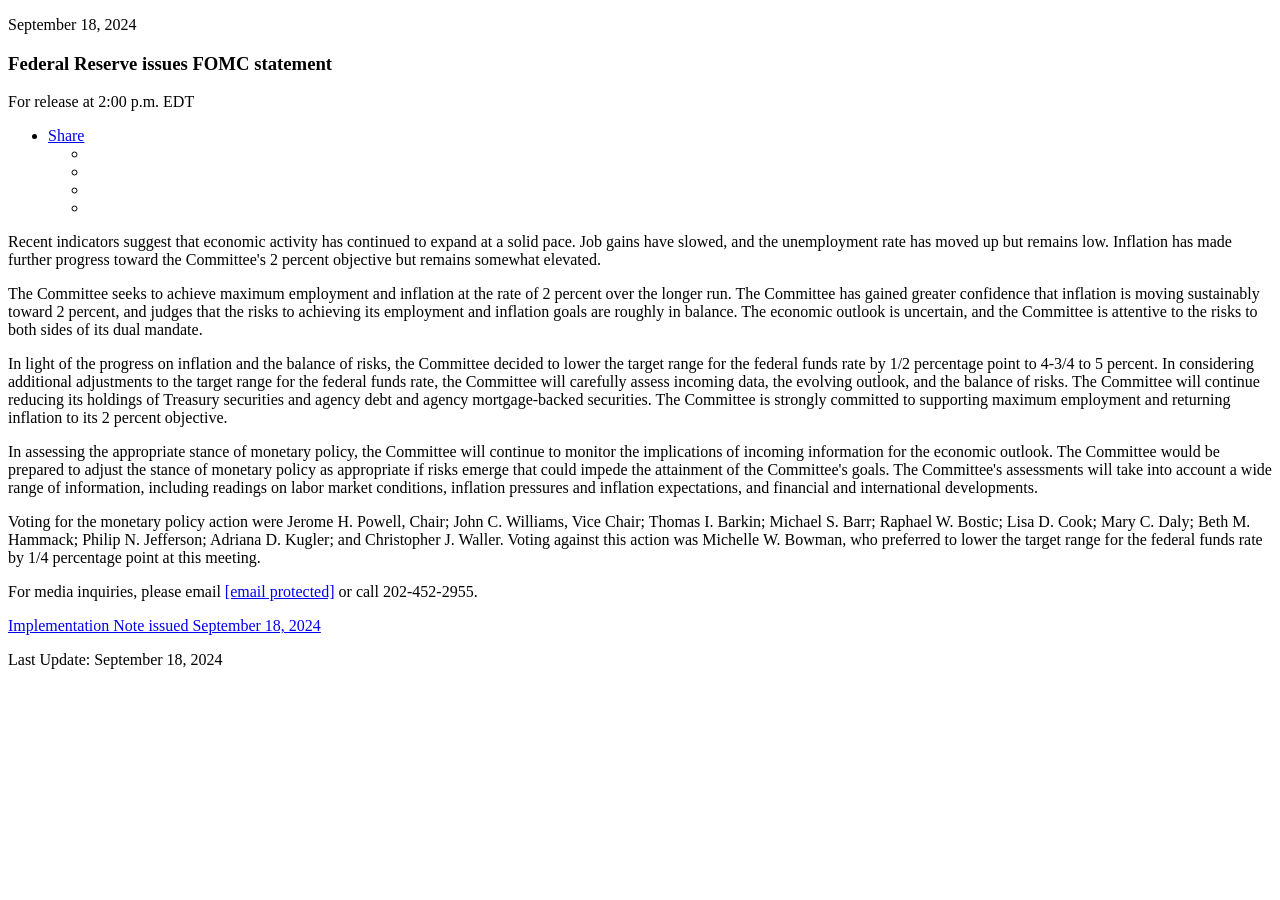
<file: tests/fixtures/macro/llm/cb_statement_us.html>
<!DOCTYPE html>
<html lang="en"><head><meta charset="utf-8">
<title>FOMC statement (fixture)</title></head><body>
<!-- 축소 픽스처: federalreserve.gov FOMC 성명 실제 HTML의 본문 div -->
<div id="article">
            <div class="heading col-xs-12 col-sm-8 col-md-8">
                
                <p class="article__time">September 18, 2024</p>
                <h3 class="title">Federal Reserve issues FOMC statement</h3>              
                
                <p class="releaseTime">For release at 2:00 p.m. EDT                     
                
                <ul class="list-unstyled">
                    <li class="share btn-group">
                        <a class='dropdown-toggle shareLink' aria-labelledby="shareMenu" role="button" data-toggle="dropdown" title="Share" href="#">Share<span class="icon icon__sm icon-share icon--right"></span></a>
                        <ul role="menu" class="dropdown-menu shareDL__dropdown shareDL__dropdown--inline shareDL__dropdown--right" id="shareMenu">
                            


    
            <li class='shareDL__item'>
             
                <a class="shareDL__link icon__link sr-only-focusable" href="https://twitter.com/share?url=https://www.federalreserve.gov/newsevents/pressreleases/monetary20240918a.htm&text=Federal Reserve issues FOMC statement&via=FederalReserve">
                        <span class="icon icon__sm icon--centered icon-twitter-color"></span>
                </a>
            </li>
            
            <li class='shareDL__item'>
             
                <a class="shareDL__link icon__link sr-only-focusable" href="https://www.facebook.com/sharer.php?u=https://www.federalreserve.gov/newsevents/pressreleases/monetary20240918a.htm&name=Federal Reserve issues FOMC statement">
                        <span class="icon icon__sm icon--centered icon-facebook-color"></span>
                </a>
            </li>
            
            <li class='shareDL__item'>
             
                <a class="shareDL__link icon__link sr-only-focusable" href="https://www.linkedin.com/shareArticle?url=https://www.federalreserve.gov/newsevents/pressreleases/monetary20240918a.htm&title=Federal Reserve issues FOMC statement&mini=true">
                        <span class="icon icon__sm icon--centered icon-linkedin-color"></span>
                </a>
            </li>
            
            <li class='shareDL__item'>
            
                <a class="shareDL__link icon__link sr-only-focusable" href="/cdn-cgi/l/email-protection#[base64]">
                        <span class="icon icon__sm icon--centered icon-email-color"></span>
                </a>
            </li>
                    
    
 
 
                        </ul>
                    </li>
                </ul>
 
            </div>
            <div class="col-xs-12 col-sm-4 col-md-4 hidden-sm"></div>
            <div class="col-xs-12 col-sm-8 col-md-8">
                
                

                
                              
                
                <p>Recent indicators suggest that economic activity has continued to expand at a solid pace. Job gains have slowed, and the unemployment rate has moved up but remains low. Inflation has made further progress toward the Committee's 2 percent objective but remains somewhat elevated.</p>

<p>The Committee seeks to achieve maximum employment and inflation at the rate of 2 percent over the longer run. The Committee has gained greater confidence that inflation is moving sustainably toward 2 percent, and judges that the risks to achieving its employment and inflation goals are roughly in balance. The economic outlook is uncertain, and the Committee is attentive to the risks to both sides of its dual mandate.</p>

<p>In light of the progress on inflation and the balance of risks, the Committee decided to lower the target range for the federal funds rate by 1/2 percentage point to 4-3/4 to 5 percent. In considering additional adjustments to the target range for the federal funds rate, the Committee will carefully assess incoming data, the evolving outlook, and the balance of risks. The Committee will continue reducing its holdings of Treasury securities and agency debt and agency mortgage‑backed securities. The Committee is strongly committed to supporting maximum employment and returning inflation to its 2 percent objective.</p>

<p>In assessing the appropriate stance of monetary policy, the Committee will continue to monitor the implications of incoming information for the economic outlook. The Committee would be prepared to adjust the stance of monetary policy as appropriate if risks emerge that could impede the attainment of the Committee's goals. The Committee's assessments will take into account a wide range of information, including readings on labor market conditions, inflation pressures and inflation expectations, and financial and international developments.</p>

<p>Voting for the monetary policy action were Jerome H. Powell, Chair; John C. Williams, Vice Chair; Thomas I. Barkin; Michael S. Barr; Raphael W. Bostic; Lisa D. Cook; Mary C. Daly; Beth M. Hammack; Philip N. Jefferson; Adriana D. Kugler; and Christopher J. Waller. Voting against this action was Michelle W. Bowman, who preferred to lower the target range for the federal funds rate by 1/4 percentage point at this meeting.</p>

<p>For media inquiries, please email <a href="/cdn-cgi/l/email-protection#a4c9c1c0cdc5e4c2d6c68ac3cbd2"><span class="__cf_email__" data-cfemail="d0bdb5b4b9b190b6a2b2feb7bfa6">[email&#160;protected]</span></a> or call 202-452-2955.</p>

<p><a href="/newsevents/pressreleases/monetary20240918a1.htm">Implementation Note issued September 18, 2024</a></p>
                 
            </div>
            <div class="col-xs-12 col-sm-4 col-md-4">
                 
            </div>
        </div>
    </div>
    <div class="row">
        <div id="lastUpdate" class="lastUpdate">Last Update:
            September 18, 2024
        </div>
        
    </div>
</div>
            
</body></html>
</file>
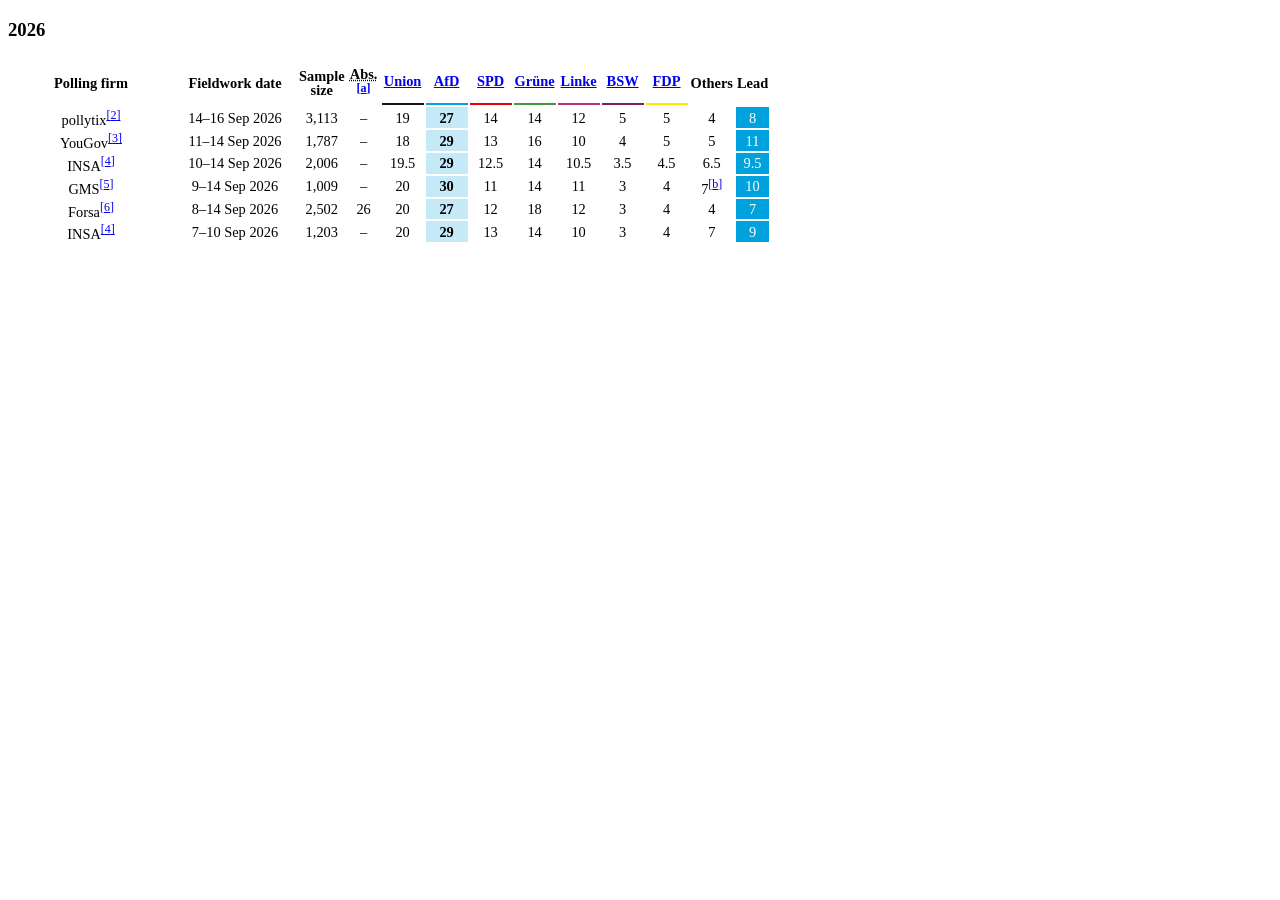
<file: tests/fixtures/macro/llm/wiki_polls_de.html>
<!DOCTYPE html>
<html lang="en"><head><meta charset="utf-8">
<title>DE opinion polling (fixture)</title></head><body>
<!-- 축소 픽스처: 영문 위키피디아 실제 표 HTML에서 첫 표 + 데이터 6행만 남긴 것 -->
<div class="mw-parser-output">
<div class="mw-heading mw-heading3"><h3 id="2026">2026</h3></div>
<table class="wikitable sortable sticky-header-multi mw-datatable mw-collapsible" style="text-align:center;font-size:90%;line-height:14px;" id="mwNg"><tbody><tr style="height:40px;" id="mwOA">
<th style="width:160px;" rowspan="2" id="mwOQ">Polling firm</th>
<th style="width:120px;" rowspan="2" id="mwOg">Fieldwork date</th>
<th style="width: 35px;" rowspan="2" id="mwOw">Sample<br id="mwPA"/>size</th>
<th style="width: 30px;" rowspan="2" id="mwPQ"><abbr title="Abstention" about="#mwt16" typeof="mw:Transclusion mw:ExpandedAttrs" id="mwPw" data-mw='{"attribs":[[{"txt":"title"},{"html":"&lt;span typeof=\"mw:Nowiki\" id=\"mwPg\">Abstention&lt;/span>"}]],"parts":[{"template":{"target":{"wt":"abbr","href":"./Template:Abbr"},"params":{"1":{"wt":"Abs."},"2":{"wt":"Abstention"}},"i":0}}]}'>Abs.</abbr><sup about="#mwt18" class="mw-ref reference" id="cite_ref-2" rel="dc:references" typeof="mw:Transclusion mw:Extension/ref" data-mw='{"name":"ref","attrs":{"group":"lower-alpha"},"body":{"id":"mw-reference-text-cite_note-2"},"parts":[{"template":{"target":{"wt":"efn","href":"./Template:Efn"},"params":{"1":{"wt":"In Forsa polls, abstaining and undecided voters are combined."}},"i":0}}]}'><a href="#cite_note-2" data-mw-group="lower-alpha" id="mwQA"><span class="mw-reflink-text" id="mwQQ"><span class="cite-bracket" id="mwQg">[</span>a<span class="cite-bracket" id="mwQw">]</span></span></a></sup></th>
<th class="unsortable" style="width:40px;" id="mwRA"><a rel="mw:WikiLink" href="https://en.wikipedia.org/wiki/CDU/CSU" title="CDU/CSU" id="mwRQ">Union</a></th>
<th class="unsortable" style="width:40px;" id="mwRg"><a rel="mw:WikiLink" href="https://en.wikipedia.org/wiki/Alternative_for_Germany" title="Alternative for Germany" id="mwRw">AfD</a></th>
<th class="unsortable" style="width:40px;" id="mwSA"><a rel="mw:WikiLink" href="https://en.wikipedia.org/wiki/Social_Democratic_Party_of_Germany" title="Social Democratic Party of Germany" id="mwSQ">SPD</a></th>
<th class="unsortable" style="width:40px;" id="mwSg"><a rel="mw:WikiLink" href="https://en.wikipedia.org/wiki/Alliance_90/The_Greens" title="Alliance 90/The Greens" id="mwSw">Grüne</a></th>
<th class="unsortable" style="width:40px;" id="mwTA"><a rel="mw:WikiLink" href="https://en.wikipedia.org/wiki/The_Left_(Germany)" title="The Left (Germany)" class="mw-redirect" id="mwTQ">Linke</a></th>
<th class="unsortable" style="width:40px;" id="mwTg"><a rel="mw:WikiLink" href="https://en.wikipedia.org/wiki/Sahra_Wagenknecht_Alliance" title="Sahra Wagenknecht Alliance" id="mwTw">BSW</a></th>
<th class="unsortable" style="width:40px;" id="mwUA"><a rel="mw:WikiLink" href="https://en.wikipedia.org/wiki/Free_Democratic_Party_(Germany)" title="Free Democratic Party (Germany)" class="mw-redirect" id="mwUQ">FDP</a></th>
<th class="unsortable" style="width:30px;" rowspan="2" id="mwUg">Others</th>
<th style="width:30px;" rowspan="2" id="mwUw">Lead</th></tr><tr id="mwVA">
<th style="background:#151518;" about="#mwt22" typeof="mw:ExpandedAttrs" id="mwVg" data-mw='{"attribs":[[{"txt":"style"},{"html":"background:&lt;span typeof=\"mw:Transclusion mw:Entity\" about=\"#mwt21\" id=\"mwVQ\" data-mw=&apos;{\"parts\":[{\"template\":{\"target\":{\"wt\":\"party color\",\"href\":\"./Template:Party_color\"},\"params\":{\"1\":{\"wt\":\"CDU/CSU\"}},\"i\":0}}]}&apos;>#&lt;/span>&lt;span about=\"#mwt21\">151518&lt;/span>;"}]]}'></th>
<th style="background:#00A2DE;" about="#mwt24" typeof="mw:ExpandedAttrs" id="mwWA" data-mw='{"attribs":[[{"txt":"style"},{"html":"background:&lt;span typeof=\"mw:Transclusion mw:Entity\" about=\"#mwt23\" id=\"mwVw\" data-mw=&apos;{\"parts\":[{\"template\":{\"target\":{\"wt\":\"party color\",\"href\":\"./Template:Party_color\"},\"params\":{\"1\":{\"wt\":\"Alternative for Germany\"}},\"i\":0}}]}&apos;>#&lt;/span>&lt;span about=\"#mwt23\">00A2DE&lt;/span>;"}]]}'></th>
<th style="background:#E3000F;" about="#mwt26" typeof="mw:ExpandedAttrs" id="mwWg" data-mw='{"attribs":[[{"txt":"style"},{"html":"background:&lt;span typeof=\"mw:Transclusion mw:Entity\" about=\"#mwt25\" id=\"mwWQ\" data-mw=&apos;{\"parts\":[{\"template\":{\"target\":{\"wt\":\"party color\",\"href\":\"./Template:Party_color\"},\"params\":{\"1\":{\"wt\":\"Social Democratic Party of Germany\"}},\"i\":0}}]}&apos;>#&lt;/span>&lt;span about=\"#mwt25\">E3000F&lt;/span>;"}]]}'></th>
<th style="background:#409A3C;" about="#mwt28" typeof="mw:ExpandedAttrs" id="mwXA" data-mw='{"attribs":[[{"txt":"style"},{"html":"background:&lt;span typeof=\"mw:Transclusion mw:Entity\" about=\"#mwt27\" id=\"mwWw\" data-mw=&apos;{\"parts\":[{\"template\":{\"target\":{\"wt\":\"party color\",\"href\":\"./Template:Party_color\"},\"params\":{\"1\":{\"wt\":\"Alliance 90/The Greens\"}},\"i\":0}}]}&apos;>#&lt;/span>&lt;span about=\"#mwt27\">409A3C&lt;/span>;"}]]}'></th>
<th style="background:#BE3075;" about="#mwt30" typeof="mw:ExpandedAttrs" id="mwXg" data-mw='{"attribs":[[{"txt":"style"},{"html":"background:&lt;span typeof=\"mw:Transclusion mw:Entity\" about=\"#mwt29\" id=\"mwXQ\" data-mw=&apos;{\"parts\":[{\"template\":{\"target\":{\"wt\":\"party color\",\"href\":\"./Template:Party_color\"},\"params\":{\"1\":{\"wt\":\"The Left (Germany)\"}},\"i\":0}}]}&apos;>#&lt;/span>&lt;span about=\"#mwt29\">BE3075&lt;/span>;"}]]}'></th>
<th style="background:#792351;" about="#mwt32" typeof="mw:ExpandedAttrs" id="mwYA" data-mw='{"attribs":[[{"txt":"style"},{"html":"background:&lt;span typeof=\"mw:Transclusion mw:Entity\" about=\"#mwt31\" id=\"mwXw\" data-mw=&apos;{\"parts\":[{\"template\":{\"target\":{\"wt\":\"party color\",\"href\":\"./Template:Party_color\"},\"params\":{\"1\":{\"wt\":\"Bündnis Sahra Wagenknecht\"}},\"i\":0}}]}&apos;>#&lt;/span>&lt;span about=\"#mwt31\">792351&lt;/span>;"}]]}'></th>
<th style="background:#FFED00;" about="#mwt34" typeof="mw:ExpandedAttrs" id="mwYg" data-mw='{"attribs":[[{"txt":"style"},{"html":"background:&lt;span typeof=\"mw:Transclusion mw:Entity\" about=\"#mwt33\" id=\"mwYQ\" data-mw=&apos;{\"parts\":[{\"template\":{\"target\":{\"wt\":\"party color\",\"href\":\"./Template:Party_color\"},\"params\":{\"1\":{\"wt\":\"Free Democratic Party (Germany)\"}},\"i\":0}}]}&apos;>#&lt;/span>&lt;span about=\"#mwt33\">FFED00&lt;/span>;"}]]}'></th></tr><tr id="mwYw">
<td id="mwZA">pollytix<sup about="#mwt35" class="mw-ref reference" id="cite_ref-weitere_3-0" rel="dc:references" typeof="mw:Extension/ref" data-mw='{"name":"ref","attrs":{"name":"weitere"}}'><a href="#cite_note-weitere-3" id="mwZQ"><span class="mw-reflink-text" id="mwZg"><span class="cite-bracket" id="mwZw">[</span>2<span class="cite-bracket" id="mwaA">]</span></span></a></sup></td>
<td data-sort-value="2026-09-16" typeof="mw:Transclusion" about="#mwt36" id="mwaQ" data-mw='{"parts":["| ",{"template":{"target":{"wt":"opdrts","href":"./Template:Opdrts"},"params":{"1":{"wt":"14"},"2":{"wt":"16"},"3":{"wt":"Sep"},"4":{"wt":"2026"},"5":{"wt":"year"}},"i":0}}]}'>14–<span class="nowrap">16 Sep</span><span typeof="mw:Entity"> </span>2026</td>
<td id="mwag">3,113</td>
<td id="mwaw">–</td>
<td id="mwbA">19</td>
<td style="background:#C6E9F8" about="#mwt38" typeof="mw:ExpandedAttrs" id="mwbg" data-mw='{"attribs":[[{"txt":"style","html":"&lt;span about=\"#mwt37\" typeof=\"mw:Transclusion\" id=\"mwbQ\" data-mw=&apos;{\"parts\":[{\"template\":{\"target\":{\"wt\":\"Party shading/AfD\",\"href\":\"./Template:Party_shading/AfD\"},\"params\":{},\"i\":0}}]}&apos;>style=\"background:#C6E9F8\"&lt;/span>"},{"html":""}]]}'><b id="mwbw">27</b></td>
<td id="mwcA">14</td>
<td id="mwcQ">14</td>
<td id="mwcg">12</td>
<td id="mwcw">5</td>
<td id="mwdA">5</td>
<td id="mwdQ">4</td>
<td style="background:#00A2DE;color:#FFFFFF;" about="#mwt40" typeof="mw:ExpandedAttrs" id="mwdw" data-mw='{"attribs":[[{"txt":"style"},{"html":"background:&lt;span typeof=\"mw:Transclusion mw:Entity\" about=\"#mwt39\" id=\"mwdg\" data-mw=&apos;{\"parts\":[{\"template\":{\"target\":{\"wt\":\"party color\",\"href\":\"./Template:Party_color\"},\"params\":{\"1\":{\"wt\":\"Alternative for Germany\"}},\"i\":0}}]}&apos;>#&lt;/span>&lt;span about=\"#mwt39\">00A2DE&lt;/span>;color:#FFFFFF;"}]]}'>8</td></tr><tr id="mweA">
<td id="mweQ">YouGov<sup about="#mwt41" class="mw-ref reference" id="cite_ref-yougov_4-0" rel="dc:references" typeof="mw:Extension/ref" data-mw='{"name":"ref","attrs":{"name":"yougov"}}'><a href="#cite_note-yougov-4" id="mweg"><span class="mw-reflink-text" id="mwew"><span class="cite-bracket" id="mwfA">[</span>3<span class="cite-bracket" id="mwfQ">]</span></span></a></sup></td>
<td data-sort-value="2026-09-14" typeof="mw:Transclusion" about="#mwt42" id="mwfg" data-mw='{"parts":["| ",{"template":{"target":{"wt":"opdrts","href":"./Template:Opdrts"},"params":{"1":{"wt":"11"},"2":{"wt":"14"},"3":{"wt":"Sep"},"4":{"wt":"2026"},"5":{"wt":"year"}},"i":0}}]}'>11–<span class="nowrap">14 Sep</span><span typeof="mw:Entity"> </span>2026</td>
<td id="mwfw">1,787</td>
<td id="mwgA">–</td>
<td id="mwgQ">18</td>
<td style="background:#C6E9F8" about="#mwt44" typeof="mw:ExpandedAttrs" id="mwgw" data-mw='{"attribs":[[{"txt":"style","html":"&lt;span about=\"#mwt43\" typeof=\"mw:Transclusion\" id=\"mwgg\" data-mw=&apos;{\"parts\":[{\"template\":{\"target\":{\"wt\":\"Party shading/AfD\",\"href\":\"./Template:Party_shading/AfD\"},\"params\":{},\"i\":0}}]}&apos;>style=\"background:#C6E9F8\"&lt;/span>"},{"html":""}]]}'><b id="mwhA">29</b></td>
<td id="mwhQ">13</td>
<td id="mwhg">16</td>
<td id="mwhw">10</td>
<td id="mwiA">4</td>
<td id="mwiQ">5</td>
<td id="mwig">5</td>
<td style="background:#00A2DE;color:#FFFFFF;" about="#mwt46" typeof="mw:ExpandedAttrs" id="mwjA" data-mw='{"attribs":[[{"txt":"style"},{"html":"background:&lt;span typeof=\"mw:Transclusion mw:Entity\" about=\"#mwt45\" id=\"mwiw\" data-mw=&apos;{\"parts\":[{\"template\":{\"target\":{\"wt\":\"party color\",\"href\":\"./Template:Party_color\"},\"params\":{\"1\":{\"wt\":\"Alternative for Germany\"}},\"i\":0}}]}&apos;>#&lt;/span>&lt;span about=\"#mwt45\">00A2DE&lt;/span>;color:#FFFFFF;"}]]}'>11</td></tr><tr id="mwjQ">
<td id="mwjg">INSA<sup about="#mwt47" class="mw-ref reference" id="cite_ref-INSA_5-0" rel="dc:references" typeof="mw:Extension/ref" data-mw='{"name":"ref","attrs":{"name":"INSA"}}'><a href="#cite_note-INSA-5" id="mwjw"><span class="mw-reflink-text" id="mwkA"><span class="cite-bracket" id="mwkQ">[</span>4<span class="cite-bracket" id="mwkg">]</span></span></a></sup></td>
<td data-sort-value="2026-09-14" typeof="mw:Transclusion" about="#mwt48" id="mwkw" data-mw='{"parts":["| ",{"template":{"target":{"wt":"opdrts","href":"./Template:Opdrts"},"params":{"1":{"wt":"10"},"2":{"wt":"14"},"3":{"wt":"Sep"},"4":{"wt":"2026"},"5":{"wt":"year"}},"i":0}}]}'>10–<span class="nowrap">14 Sep</span><span typeof="mw:Entity"> </span>2026</td>
<td id="mwlA">2,006</td>
<td id="mwlQ">–</td>
<td id="mwlg">19.5</td>
<td style="background:#C6E9F8" about="#mwt50" typeof="mw:ExpandedAttrs" id="mwmA" data-mw='{"attribs":[[{"txt":"style","html":"&lt;span about=\"#mwt49\" typeof=\"mw:Transclusion\" id=\"mwlw\" data-mw=&apos;{\"parts\":[{\"template\":{\"target\":{\"wt\":\"Party shading/AfD\",\"href\":\"./Template:Party_shading/AfD\"},\"params\":{},\"i\":0}}]}&apos;>style=\"background:#C6E9F8\"&lt;/span>"},{"html":""}]]}'><b id="mwmQ">29</b></td>
<td id="mwmg">12.5</td>
<td id="mwmw">14</td>
<td id="mwnA">10.5</td>
<td id="mwnQ">3.5</td>
<td id="mwng">4.5</td>
<td id="mwnw">6.5</td>
<td style="background:#00A2DE;color:#FFFFFF;" about="#mwt52" typeof="mw:ExpandedAttrs" id="mwoQ" data-mw='{"attribs":[[{"txt":"style"},{"html":"background:&lt;span typeof=\"mw:Transclusion mw:Entity\" about=\"#mwt51\" id=\"mwoA\" data-mw=&apos;{\"parts\":[{\"template\":{\"target\":{\"wt\":\"party color\",\"href\":\"./Template:Party_color\"},\"params\":{\"1\":{\"wt\":\"Alternative for Germany\"}},\"i\":0}}]}&apos;>#&lt;/span>&lt;span about=\"#mwt51\">00A2DE&lt;/span>;color:#FFFFFF;"}]]}'>9.5</td></tr><tr id="mwog">
<td id="mwow">GMS<sup about="#mwt53" class="mw-ref reference" id="cite_ref-GMS_6-0" rel="dc:references" typeof="mw:Extension/ref" data-mw='{"name":"ref","attrs":{"name":"GMS"}}'><a href="#cite_note-GMS-6" id="mwpA"><span class="mw-reflink-text" id="mwpQ"><span class="cite-bracket" id="mwpg">[</span>5<span class="cite-bracket" id="mwpw">]</span></span></a></sup></td>
<td data-sort-value="2026-09-14" typeof="mw:Transclusion" about="#mwt54" id="mwqA" data-mw='{"parts":["| ",{"template":{"target":{"wt":"opdrts","href":"./Template:Opdrts"},"params":{"1":{"wt":"9"},"2":{"wt":"14"},"3":{"wt":"Sep"},"4":{"wt":"2026"},"5":{"wt":"year"}},"i":0}}]}'>9–<span class="nowrap">14 Sep</span><span typeof="mw:Entity"> </span>2026</td>
<td id="mwqQ">1,009</td>
<td id="mwqg">–</td>
<td id="mwqw">20</td>
<td style="background:#C6E9F8" about="#mwt56" typeof="mw:ExpandedAttrs" id="mwrQ" data-mw='{"attribs":[[{"txt":"style","html":"&lt;span about=\"#mwt55\" typeof=\"mw:Transclusion\" id=\"mwrA\" data-mw=&apos;{\"parts\":[{\"template\":{\"target\":{\"wt\":\"Party shading/AfD\",\"href\":\"./Template:Party_shading/AfD\"},\"params\":{},\"i\":0}}]}&apos;>style=\"background:#C6E9F8\"&lt;/span>"},{"html":""}]]}'><b id="mwrg">30</b></td>
<td id="mwrw">11</td>
<td id="mwsA">14</td>
<td id="mwsQ">11</td>
<td id="mwsg">3</td>
<td id="mwsw">4</td>
<td id="mwtA">7<sup about="#mwt57" class="mw-ref reference" id="cite_ref-7" rel="dc:references" typeof="mw:Transclusion mw:Extension/ref" data-mw='{"name":"ref","attrs":{"group":"lower-alpha"},"body":{"id":"mw-reference-text-cite_note-7"},"parts":[{"template":{"target":{"wt":"efn","href":"./Template:Efn"},"params":{"1":{"wt":"Free Voters: 1 %"}},"i":0}}]}'><a href="#cite_note-7" data-mw-group="lower-alpha" id="mwtQ"><span class="mw-reflink-text" id="mwtg"><span class="cite-bracket" id="mwtw">[</span>b<span class="cite-bracket" id="mwuA">]</span></span></a></sup></td>
<td style="background:#00A2DE;color:#FFFFFF;" about="#mwt61" typeof="mw:ExpandedAttrs" id="mwug" data-mw='{"attribs":[[{"txt":"style"},{"html":"background:&lt;span typeof=\"mw:Transclusion mw:Entity\" about=\"#mwt60\" id=\"mwuQ\" data-mw=&apos;{\"parts\":[{\"template\":{\"target\":{\"wt\":\"party color\",\"href\":\"./Template:Party_color\"},\"params\":{\"1\":{\"wt\":\"Alternative for Germany\"}},\"i\":0}}]}&apos;>#&lt;/span>&lt;span about=\"#mwt60\">00A2DE&lt;/span>;color:#FFFFFF;"}]]}'>10</td></tr><tr id="mwuw">
<td id="mwvA">Forsa<sup about="#mwt62" class="mw-ref reference" id="cite_ref-forsa_8-0" rel="dc:references" typeof="mw:Extension/ref" data-mw='{"name":"ref","attrs":{"name":"forsa"}}'><a href="#cite_note-forsa-8" id="mwvQ"><span class="mw-reflink-text" id="mwvg"><span class="cite-bracket" id="mwvw">[</span>6<span class="cite-bracket" id="mwwA">]</span></span></a></sup></td>
<td data-sort-value="2026-09-14" typeof="mw:Transclusion" about="#mwt63" id="mwwQ" data-mw='{"parts":["| ",{"template":{"target":{"wt":"opdrts","href":"./Template:Opdrts"},"params":{"1":{"wt":"8"},"2":{"wt":"14"},"3":{"wt":"Sep"},"4":{"wt":"2026"},"5":{"wt":"year"}},"i":0}}]}'>8–<span class="nowrap">14 Sep</span><span typeof="mw:Entity"> </span>2026</td>
<td id="mwwg">2,502</td>
<td id="mwww">26</td>
<td id="mwxA">20</td>
<td style="background:#C6E9F8" about="#mwt66" typeof="mw:ExpandedAttrs" id="mwxg" data-mw='{"attribs":[[{"txt":"style","html":"&lt;span about=\"#mwt64\" typeof=\"mw:Transclusion\" id=\"mwxQ\" data-mw=&apos;{\"parts\":[{\"template\":{\"target\":{\"wt\":\"Party shading/AfD\",\"href\":\"./Template:Party_shading/AfD\"},\"params\":{},\"i\":0}}]}&apos;>style=\"background:#C6E9F8\"&lt;/span>"},{"html":""}]]}'><b id="mwxw">27</b></td>
<td id="mwyA">12</td>
<td id="mwyQ">18</td>
<td id="mwyg">12</td>
<td id="mwyw">3</td>
<td id="mwzA">4</td>
<td id="mwzQ">4</td>
<td style="background:#00A2DE;color:#FFFFFF;" about="#mwt69" typeof="mw:ExpandedAttrs" id="mwzw" data-mw='{"attribs":[[{"txt":"style"},{"html":"background:&lt;span typeof=\"mw:Transclusion mw:Entity\" about=\"#mwt67\" id=\"mwzg\" data-mw=&apos;{\"parts\":[{\"template\":{\"target\":{\"wt\":\"party color\",\"href\":\"./Template:Party_color\"},\"params\":{\"1\":{\"wt\":\"Alternative for Germany\"}},\"i\":0}}]}&apos;>#&lt;/span>&lt;span about=\"#mwt67\">00A2DE&lt;/span>;color:#FFFFFF;"}]]}'>7</td></tr><tr id="mw0A">
<td id="mw0Q">INSA<sup about="#mwt70" class="mw-ref reference" id="cite_ref-INSA_5-1" rel="dc:references" typeof="mw:Extension/ref" data-mw='{"name":"ref","attrs":{"name":"INSA"}}'><a href="#cite_note-INSA-5" id="mw0g"><span class="mw-reflink-text" id="mw0w"><span class="cite-bracket" id="mw1A">[</span>4<span class="cite-bracket" id="mw1Q">]</span></span></a></sup></td>
<td data-sort-value="2026-09-10" typeof="mw:Transclusion" about="#mwt71" id="mw1g" data-mw='{"parts":["| ",{"template":{"target":{"wt":"opdrts","href":"./Template:Opdrts"},"params":{"1":{"wt":"7"},"2":{"wt":"10"},"3":{"wt":"Sep"},"4":{"wt":"2026"},"5":{"wt":"year"}},"i":0}}]}'>7–<span class="nowrap">10 Sep</span><span typeof="mw:Entity"> </span>2026</td>
<td id="mw1w">1,203</td>
<td id="mw2A">–</td>
<td id="mw2Q">20</td>
<td style="background:#C6E9F8" about="#mwt74" typeof="mw:ExpandedAttrs" id="mw2w" data-mw='{"attribs":[[{"txt":"style","html":"&lt;span about=\"#mwt73\" typeof=\"mw:Transclusion\" id=\"mw2g\" data-mw=&apos;{\"parts\":[{\"template\":{\"target\":{\"wt\":\"Party shading/AfD\",\"href\":\"./Template:Party_shading/AfD\"},\"params\":{},\"i\":0}}]}&apos;>style=\"background:#C6E9F8\"&lt;/span>"},{"html":""}]]}'><b id="mw3A">29</b></td>
<td id="mw3Q">13</td>
<td id="mw3g">14</td>
<td id="mw3w">10</td>
<td id="mw4A">3</td>
<td id="mw4Q">4</td>
<td id="mw4g">7</td>
<td style="background:#00A2DE;color:#FFFFFF;" about="#mwt77" typeof="mw:ExpandedAttrs" id="mw5A" data-mw='{"attribs":[[{"txt":"style"},{"html":"background:&lt;span typeof=\"mw:Transclusion mw:Entity\" about=\"#mwt76\" id=\"mw4w\" data-mw=&apos;{\"parts\":[{\"template\":{\"target\":{\"wt\":\"party color\",\"href\":\"./Template:Party_color\"},\"params\":{\"1\":{\"wt\":\"Alternative for Germany\"}},\"i\":0}}]}&apos;>#&lt;/span>&lt;span about=\"#mwt76\">00A2DE&lt;/span>;color:#FFFFFF;"}]]}'>9</td></tr></tbody></table>
</div></body></html>
</file>
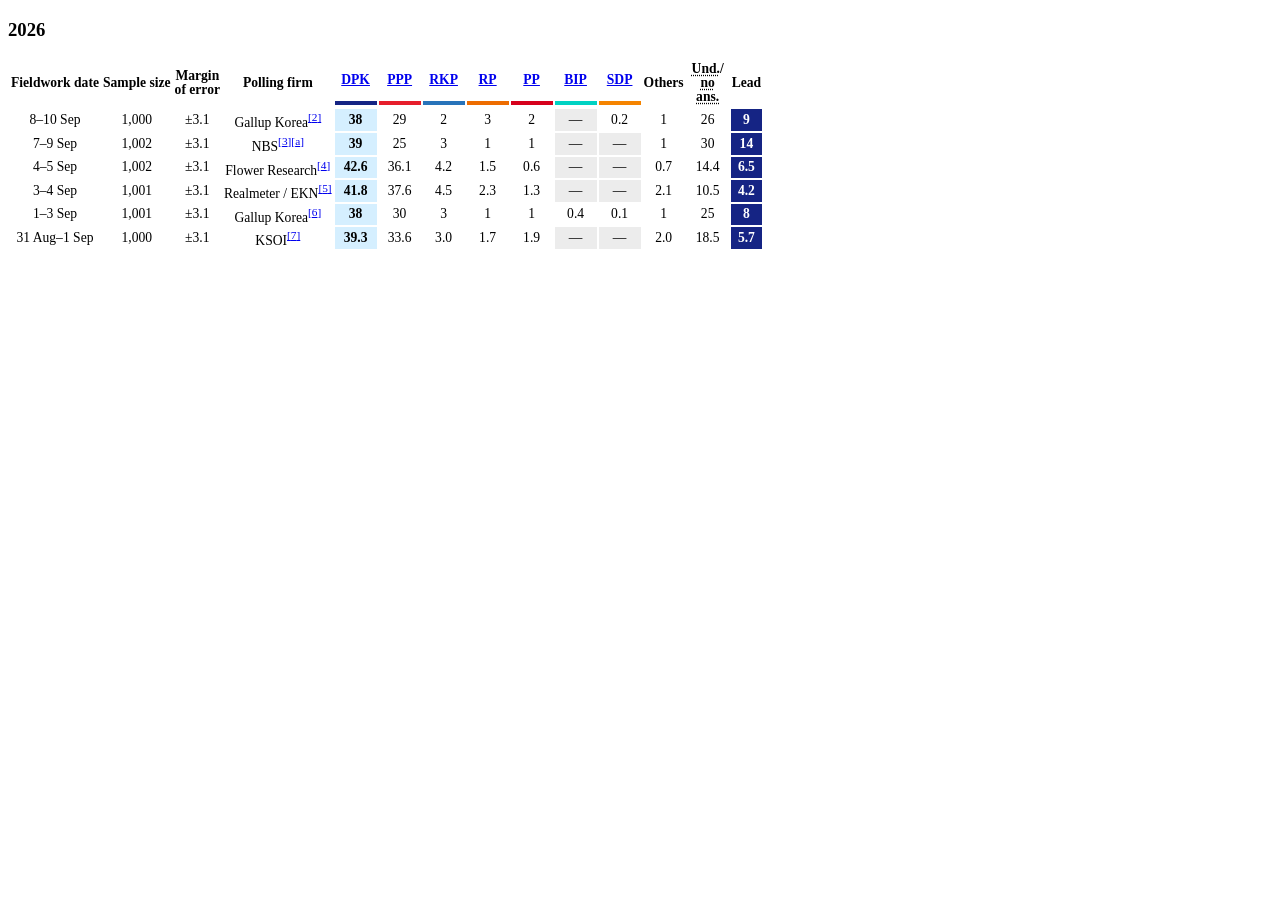
<file: tests/fixtures/macro/llm/wiki_polls_kr.html>
<!DOCTYPE html>
<html lang="en"><head><meta charset="utf-8">
<title>KR opinion polling (fixture)</title></head><body>
<!-- 축소 픽스처: 영문 위키피디아 실제 표 HTML에서 첫 표 + 데이터 6행만 남긴 것 -->
<div class="mw-parser-output">
<div class="mw-heading mw-heading3"><h3 id="2026">2026</h3></div>
<table class="wikitable sticky-header-multi mw-datatable sortable mw-collapsible" style="text-align:center; font-size:85%; line-height:14px" id="mwEw"><tbody><tr id="mwFQ"><th class="unsortable" rowspan="2" id="mwFg">Fieldwork date</th>
<th class="unsortable" rowspan="2" id="mwFw">Sample size</th>
<th class="unsortable" rowspan="2" id="mwGA">Margin<br id="mwGQ"/>of error</th>
<th class="unsortable" rowspan="2" id="mwGg">Polling firm</th>
<th class="unsortable" style="width:40px" id="mwGw"><a rel="mw:WikiLink" href="https://en.wikipedia.org/wiki/Democratic_Party_(South_Korea,_2015)" title="Democratic Party (South Korea, 2015)" id="mwHA">DPK</a></th>
<th class="unsortable" style="width:40px" id="mwHQ"><a rel="mw:WikiLink" href="https://en.wikipedia.org/wiki/People_Power_Party" title="People Power Party" id="mwHg">PPP</a></th>
<th class="unsortable" style="width:40px" id="mwHw"><a rel="mw:WikiLink" href="https://en.wikipedia.org/wiki/Rebuilding_Korea_Party" title="Rebuilding Korea Party" id="mwIA">RKP</a></th>
<th class="unsortable" style="width:40px" id="mwIQ"><a rel="mw:WikiLink" href="https://en.wikipedia.org/wiki/Reform_Party_(South_Korea)" title="Reform Party (South Korea)" id="mwIg">RP</a></th>
<th class="unsortable" style="width:40px" id="mwIw"><a rel="mw:WikiLink" href="https://en.wikipedia.org/wiki/Progressive_Party_(South_Korea,_2017)" title="Progressive Party (South Korea, 2017)" id="mwJA">PP</a></th>
<th class="unsortable" style="width:40px" id="mwJQ"><a rel="mw:WikiLink" href="https://en.wikipedia.org/wiki/Basic_Income_Party" title="Basic Income Party" id="mwJg">BIP</a></th>
<th class="unsortable" style="width:40px" id="mwJw"><a rel="mw:WikiLink" href="https://en.wikipedia.org/wiki/Social_Democratic_Party_(South_Korea)" title="Social Democratic Party (South Korea)" id="mwKA">SDP</a></th>
<th rowspan="2" class="unsortable" style="width:40px" id="mwKQ">Others</th>
<th rowspan="2" class="unsortable" style="width:40px" id="mwKg"><abbr title="Undecided" about="#mwt9" typeof="mw:Transclusion mw:ExpandedAttrs" id="mwLA" data-mw='{"attribs":[[{"txt":"title"},{"html":"&lt;span typeof=\"mw:Nowiki\" id=\"mwKw\">Undecided&lt;/span>"}]],"parts":[{"template":{"target":{"wt":"abbr","href":"./Template:Abbr"},"params":{"1":{"wt":"Und."},"2":{"wt":"Undecided"}},"i":0}}]}'>Und.</abbr>/<br id="mwLQ"/><abbr title="no answer" about="#mwt11" typeof="mw:Transclusion mw:ExpandedAttrs" id="mwLw" data-mw='{"attribs":[[{"txt":"title"},{"html":"&lt;span typeof=\"mw:Nowiki\" id=\"mwLg\">no answer&lt;/span>"}]],"parts":[{"template":{"target":{"wt":"abbr","href":"./Template:Abbr"},"params":{"1":{"wt":"no ans."},"2":{"wt":"no answer"}},"i":0}}]}'>no ans.</abbr></th>
<th rowspan="2" class="unsortable" id="mwMA">Lead</th></tr><tr id="mwMQ">
<th style="background:#152484" about="#mwt14" typeof="mw:ExpandedAttrs" id="mwMw" data-mw='{"attribs":[[{"txt":"style"},{"html":"background:&lt;span typeof=\"mw:Transclusion mw:Entity\" about=\"#mwt13\" id=\"mwMg\" data-mw=&apos;{\"parts\":[{\"template\":{\"target\":{\"wt\":\"party color\",\"href\":\"./Template:Party_color\"},\"params\":{\"1\":{\"wt\":\"Democratic Party (South Korea, 2015)\"}},\"i\":0}}]}&apos;>#&lt;/span>&lt;span about=\"#mwt13\">152484&lt;/span>"}]]}'></th>
<th style="background:#E61E2B" about="#mwt16" typeof="mw:ExpandedAttrs" id="mwNQ" data-mw='{"attribs":[[{"txt":"style"},{"html":"background:&lt;span typeof=\"mw:Transclusion mw:Entity\" about=\"#mwt15\" id=\"mwNA\" data-mw=&apos;{\"parts\":[{\"template\":{\"target\":{\"wt\":\"party color\",\"href\":\"./Template:Party_color\"},\"params\":{\"1\":{\"wt\":\"People Power Party\"}},\"i\":0}}]}&apos;>#&lt;/span>&lt;span about=\"#mwt15\">E61E2B&lt;/span>"}]]}'></th>
<th style="background:#2773BA" about="#mwt18" typeof="mw:ExpandedAttrs" id="mwNw" data-mw='{"attribs":[[{"txt":"style"},{"html":"background:&lt;span typeof=\"mw:Transclusion mw:Entity\" about=\"#mwt17\" id=\"mwNg\" data-mw=&apos;{\"parts\":[{\"template\":{\"target\":{\"wt\":\"Party color\",\"href\":\"./Template:Party_color\"},\"params\":{\"1\":{\"wt\":\"Rebuilding Korea Party\"}},\"i\":0}}]}&apos;>#&lt;/span>&lt;span about=\"#mwt17\">2773BA&lt;/span>"}]]}'></th>
<th style="background:#ED6C00" about="#mwt20" typeof="mw:ExpandedAttrs" id="mwOQ" data-mw='{"attribs":[[{"txt":"style"},{"html":"background:&lt;span typeof=\"mw:Transclusion mw:Entity\" about=\"#mwt19\" id=\"mwOA\" data-mw=&apos;{\"parts\":[{\"template\":{\"target\":{\"wt\":\"party color\",\"href\":\"./Template:Party_color\"},\"params\":{\"1\":{\"wt\":\" Reform Party (South Korea)\"}},\"i\":0}}]}&apos;>#&lt;/span>&lt;span about=\"#mwt19\">ED6C00&lt;/span>"}]]}'></th>
<th style="background:#d6001c" about="#mwt22" typeof="mw:ExpandedAttrs" id="mwOw" data-mw='{"attribs":[[{"txt":"style"},{"html":"background:&lt;span typeof=\"mw:Transclusion mw:Entity\" about=\"#mwt21\" id=\"mwOg\" data-mw=&apos;{\"parts\":[{\"template\":{\"target\":{\"wt\":\"Party color\",\"href\":\"./Template:Party_color\"},\"params\":{\"1\":{\"wt\":\"Progressive Party (South Korea, 2017)\"}},\"i\":0}}]}&apos;>#&lt;/span>&lt;span about=\"#mwt21\">d6001c&lt;/span>"}]]}'></th>
<th style="background:#00D2C3" about="#mwt24" typeof="mw:ExpandedAttrs" id="mwPQ" data-mw='{"attribs":[[{"txt":"style"},{"html":"background:&lt;span typeof=\"mw:Transclusion mw:Entity\" about=\"#mwt23\" id=\"mwPA\" data-mw=&apos;{\"parts\":[{\"template\":{\"target\":{\"wt\":\"Party color\",\"href\":\"./Template:Party_color\"},\"params\":{\"1\":{\"wt\":\"Basic Income Party\"}},\"i\":0}}]}&apos;>#&lt;/span>&lt;span about=\"#mwt23\">00D2C3&lt;/span>"}]]}'></th>
<th style="background:#F58400" about="#mwt26" typeof="mw:ExpandedAttrs" id="mwPw" data-mw='{"attribs":[[{"txt":"style"},{"html":"background:&lt;span typeof=\"mw:Transclusion mw:Entity\" about=\"#mwt25\" id=\"mwPg\" data-mw=&apos;{\"parts\":[{\"template\":{\"target\":{\"wt\":\"Party color\",\"href\":\"./Template:Party_color\"},\"params\":{\"1\":{\"wt\":\"Social Democratic Party (South Korea)\"}},\"i\":0}}]}&apos;>#&lt;/span>&lt;span about=\"#mwt25\">F58400&lt;/span>"}]]}'></th></tr><tr class="mw-empty-elt" id="mwEnw"></tr><tr id="mwQA">
<td data-sort-value="2026-9-10" id="mwQQ">8–10 Sep</td>
<td id="mwQg">1,000</td>
<td id="mwQw">±3.1</td>
<td id="mwRA">Gallup Korea<sup about="#mwt29" class="mw-ref reference" id="cite_ref-2" rel="dc:references" typeof="mw:Extension/ref" data-mw='{"name":"ref","attrs":{},"body":{"id":"mw-reference-text-cite_note-2"}}'><a href="#cite_note-2" id="mwRQ"><span class="mw-reflink-text" id="mwRg"><span class="cite-bracket" id="mwRw">[</span>2<span class="cite-bracket" id="mwSA">]</span></span></a></sup></td>
<td style="background-color: #D5EFFF;" about="#mwt31" typeof="mw:ExpandedAttrs" id="mwSg" data-mw='{"attribs":[[{"txt":"style","html":"&lt;span about=\"#mwt30\" typeof=\"mw:Transclusion\" id=\"mwSQ\" data-mw=&apos;{\"parts\":[{\"template\":{\"target\":{\"wt\":\"Party shading/Democratic Party (South Korea, 2015)\",\"href\":\"./Template:Party_shading/Democratic_Party_(South_Korea,_2015)\"},\"params\":{},\"i\":0}}]}&apos;>style=\"background-color: #D5EFFF;\"&lt;/span>"},{"html":""}]]}'><b id="mwSw">38</b></td>
<td id="mwTA">29</td>
<td id="mwTQ">2</td>
<td id="mwTg">3</td>
<td id="mwTw">2</td>
<td data-sort-value="" style="background: var(--background-color-interactive, #ececec); color: var(--color-base, inherit); vertical-align: middle; text-align: center; " class="table-na" typeof="mw:Transclusion" about="#mwt32" id="mwUA" data-mw='{"parts":["| ",{"template":{"target":{"wt":"N/A","href":"./Template:N/A"},"params":{},"i":0}}]}'><span aria-hidden="true">—</span><style data-mw-deduplicate="TemplateStyles:r1152813436" typeof="mw:Extension/templatestyles" about="#mwt33" data-mw='{"name":"templatestyles","attrs":{"src":"Screen reader-only/styles.css"}}'>.mw-parser-output .sr-only{border:0;clip:rect(0,0,0,0);clip-path:polygon(0px 0px,0px 0px,0px 0px);height:1px;margin:-1px;overflow:hidden;padding:0;position:absolute;width:1px;white-space:nowrap}</style><span class="sr-only">N/a</span></td>
<td id="mwUQ">0.2</td>
<td id="mwUg">1</td>
<td id="mwUw">26</td>
<td style="background:#152484; color:white" about="#mwt35" typeof="mw:ExpandedAttrs" id="mwVQ" data-mw='{"attribs":[[{"txt":"style"},{"html":"background:&lt;span typeof=\"mw:Transclusion mw:Entity\" about=\"#mwt34\" id=\"mwVA\" data-mw=&apos;{\"parts\":[{\"template\":{\"target\":{\"wt\":\"party color\",\"href\":\"./Template:Party_color\"},\"params\":{\"1\":{\"wt\":\"Democratic Party (South Korea, 2015)\"}},\"i\":0}}]}&apos;>#&lt;/span>&lt;span about=\"#mwt34\">152484&lt;/span>; color:white"}]]}'><b id="mwVg">9</b></td></tr><tr id="mwVw">
<td data-sort-value="2026-9-9" id="mwWA">7–9 Sep</td>
<td id="mwWQ">1,002</td>
<td id="mwWg">±3.1</td>
<td id="mwWw">NBS<sup about="#mwt39" class="mw-ref reference" id="cite_ref-:289111_3-0" rel="dc:references" typeof="mw:Extension/ref mw:Error" data-mw='{"name":"ref","attrs":{"name":":289111"},"errors":[{"key":"cite_error_references_no_text","params":[":289111"]}]}'><a href="#cite_note-:289111-3" id="mwXA"><span class="mw-reflink-text" id="mwXQ"><span class="cite-bracket" id="mwXg">[</span>3<span class="cite-bracket" id="mwXw">]</span></span></a></sup><sup about="#mwt36" class="mw-ref reference" id="cite_ref-NBS_4-0" rel="dc:references" typeof="mw:Transclusion mw:Extension/ref" data-mw='{"name":"ref","attrs":{"name":"NBS","group":"lower-alpha"},"body":{"html":""},"parts":[{"template":{"target":{"wt":"efn","href":"./Template:Efn"},"params":{"name":{"wt":"\"NBS\""}},"i":0}}]}'><a href="#cite_note-NBS-4" data-mw-group="lower-alpha" id="mwYA"><span class="mw-reflink-text" id="mwYQ"><span class="cite-bracket" id="mwYg">[</span>a<span class="cite-bracket" id="mwYw">]</span></span></a></sup></td>
<td style="background-color: #D5EFFF;" about="#mwt41" typeof="mw:ExpandedAttrs" id="mwZQ" data-mw='{"attribs":[[{"txt":"style","html":"&lt;span about=\"#mwt40\" typeof=\"mw:Transclusion\" id=\"mwZA\" data-mw=&apos;{\"parts\":[{\"template\":{\"target\":{\"wt\":\"Party shading/Democratic Party (South Korea, 2015)\",\"href\":\"./Template:Party_shading/Democratic_Party_(South_Korea,_2015)\"},\"params\":{},\"i\":0}}]}&apos;>style=\"background-color: #D5EFFF;\"&lt;/span>"},{"html":""}]]}'><b id="mwZg">39</b></td>
<td id="mwZw">25</td>
<td id="mwaA">3</td>
<td id="mwaQ">1</td>
<td id="mwag">1</td>
<td data-sort-value="" style="background: var(--background-color-interactive, #ececec); color: var(--color-base, inherit); vertical-align: middle; text-align: center; " class="table-na" typeof="mw:Transclusion" about="#mwt42" id="mwaw" data-mw='{"parts":["| ",{"template":{"target":{"wt":"N/A","href":"./Template:N/A"},"params":{},"i":0}}]}'><span aria-hidden="true">—</span><link rel="mw-deduplicated-inline-style" href="mw-data:TemplateStyles:r1152813436" about="#mwt43" typeof="mw:Extension/templatestyles" data-mw='{"name":"templatestyles","attrs":{"src":"Screen reader-only/styles.css"}}'/><span class="sr-only">N/a</span></td>
<td data-sort-value="" style="background: var(--background-color-interactive, #ececec); color: var(--color-base, inherit); vertical-align: middle; text-align: center; " class="table-na" typeof="mw:Transclusion" about="#mwt44" id="mwbA" data-mw='{"parts":["| ",{"template":{"target":{"wt":"N/A","href":"./Template:N/A"},"params":{},"i":0}}]}'><span aria-hidden="true">—</span><link rel="mw-deduplicated-inline-style" href="mw-data:TemplateStyles:r1152813436" about="#mwt45" typeof="mw:Extension/templatestyles" data-mw='{"name":"templatestyles","attrs":{"src":"Screen reader-only/styles.css"}}'/><span class="sr-only">N/a</span></td>
<td id="mwbQ">1</td>
<td id="mwbg">30</td>
<td style="background:#152484; color:white" about="#mwt47" typeof="mw:ExpandedAttrs" id="mwcA" data-mw='{"attribs":[[{"txt":"style"},{"html":"background:&lt;span typeof=\"mw:Transclusion mw:Entity\" about=\"#mwt46\" id=\"mwbw\" data-mw=&apos;{\"parts\":[{\"template\":{\"target\":{\"wt\":\"party color\",\"href\":\"./Template:Party_color\"},\"params\":{\"1\":{\"wt\":\"Democratic Party (South Korea, 2015)\"}},\"i\":0}}]}&apos;>#&lt;/span>&lt;span about=\"#mwt46\">152484&lt;/span>; color:white"}]]}'><b id="mwcQ">14</b></td></tr><tr id="mwcg">
<td data-sort-value="2026-9-5" id="mwcw">4–5 Sep</td>
<td id="mwdA">1,002</td>
<td id="mwdQ">±3.1</td>
<td id="mwdg">Flower Research<sup about="#mwt50" class="mw-ref reference" id="cite_ref-5" rel="dc:references" typeof="mw:Extension/ref" data-mw='{"name":"ref","attrs":{},"body":{"id":"mw-reference-text-cite_note-5"}}'><a href="#cite_note-5" id="mwdw"><span class="mw-reflink-text" id="mweA"><span class="cite-bracket" id="mweQ">[</span>4<span class="cite-bracket" id="mweg">]</span></span></a></sup></td>
<td style="background-color: #D5EFFF;" about="#mwt52" typeof="mw:ExpandedAttrs" id="mwfA" data-mw='{"attribs":[[{"txt":"style","html":"&lt;span about=\"#mwt51\" typeof=\"mw:Transclusion\" id=\"mwew\" data-mw=&apos;{\"parts\":[{\"template\":{\"target\":{\"wt\":\"Party shading/Democratic Party (South Korea, 2015)\",\"href\":\"./Template:Party_shading/Democratic_Party_(South_Korea,_2015)\"},\"params\":{},\"i\":0}}]}&apos;>style=\"background-color: #D5EFFF;\"&lt;/span>"},{"html":""}]]}'><b id="mwfQ">42.6</b></td>
<td id="mwfg">36.1</td>
<td id="mwfw">4.2</td>
<td id="mwgA">1.5</td>
<td id="mwgQ">0.6</td>
<td data-sort-value="" style="background: var(--background-color-interactive, #ececec); color: var(--color-base, inherit); vertical-align: middle; text-align: center; " class="table-na" typeof="mw:Transclusion" about="#mwt53" id="mwgg" data-mw='{"parts":["| ",{"template":{"target":{"wt":"N/A","href":"./Template:N/A"},"params":{},"i":0}}]}'><span aria-hidden="true">—</span><link rel="mw-deduplicated-inline-style" href="mw-data:TemplateStyles:r1152813436" about="#mwt54" typeof="mw:Extension/templatestyles" data-mw='{"name":"templatestyles","attrs":{"src":"Screen reader-only/styles.css"}}'/><span class="sr-only">N/a</span></td>
<td data-sort-value="" style="background: var(--background-color-interactive, #ececec); color: var(--color-base, inherit); vertical-align: middle; text-align: center; " class="table-na" typeof="mw:Transclusion" about="#mwt55" id="mwgw" data-mw='{"parts":["| ",{"template":{"target":{"wt":"N/A","href":"./Template:N/A"},"params":{},"i":0}}]}'><span aria-hidden="true">—</span><link rel="mw-deduplicated-inline-style" href="mw-data:TemplateStyles:r1152813436" about="#mwt56" typeof="mw:Extension/templatestyles" data-mw='{"name":"templatestyles","attrs":{"src":"Screen reader-only/styles.css"}}'/><span class="sr-only">N/a</span></td>
<td id="mwhA">0.7</td>
<td id="mwhQ">14.4</td>
<td style="background:#152484; color:white" about="#mwt58" typeof="mw:ExpandedAttrs" id="mwhw" data-mw='{"attribs":[[{"txt":"style"},{"html":"background:&lt;span typeof=\"mw:Transclusion mw:Entity\" about=\"#mwt57\" id=\"mwhg\" data-mw=&apos;{\"parts\":[{\"template\":{\"target\":{\"wt\":\"party color\",\"href\":\"./Template:Party_color\"},\"params\":{\"1\":{\"wt\":\"Democratic Party (South Korea, 2015)\"}},\"i\":0}}]}&apos;>#&lt;/span>&lt;span about=\"#mwt57\">152484&lt;/span>; color:white"}]]}'><b id="mwiA">6.5</b></td></tr><tr id="mwiQ">
<td data-sort-value="2026-9-4" id="mwig">3–4 Sep</td>
<td id="mwiw">1,001</td>
<td id="mwjA">±3.1</td>
<td id="mwjQ">Realmeter / EKN<sup about="#mwt61" class="mw-ref reference" id="cite_ref-6" rel="dc:references" typeof="mw:Extension/ref" data-mw='{"name":"ref","attrs":{},"body":{"id":"mw-reference-text-cite_note-6"}}'><a href="#cite_note-6" id="mwjg"><span class="mw-reflink-text" id="mwjw"><span class="cite-bracket" id="mwkA">[</span>5<span class="cite-bracket" id="mwkQ">]</span></span></a></sup></td>
<td style="background-color: #D5EFFF;" about="#mwt63" typeof="mw:ExpandedAttrs" id="mwkw" data-mw='{"attribs":[[{"txt":"style","html":"&lt;span about=\"#mwt62\" typeof=\"mw:Transclusion\" id=\"mwkg\" data-mw=&apos;{\"parts\":[{\"template\":{\"target\":{\"wt\":\"Party shading/Democratic Party (South Korea, 2015)\",\"href\":\"./Template:Party_shading/Democratic_Party_(South_Korea,_2015)\"},\"params\":{},\"i\":0}}]}&apos;>style=\"background-color: #D5EFFF;\"&lt;/span>"},{"html":""}]]}'><b id="mwlA">41.8</b></td>
<td id="mwlQ">37.6</td>
<td id="mwlg">4.5</td>
<td id="mwlw">2.3</td>
<td id="mwmA">1.3</td>
<td data-sort-value="" style="background: var(--background-color-interactive, #ececec); color: var(--color-base, inherit); vertical-align: middle; text-align: center; " class="table-na" typeof="mw:Transclusion" about="#mwt64" id="mwmQ" data-mw='{"parts":["| ",{"template":{"target":{"wt":"N/A","href":"./Template:N/A"},"params":{},"i":0}}]}'><span aria-hidden="true">—</span><link rel="mw-deduplicated-inline-style" href="mw-data:TemplateStyles:r1152813436" about="#mwt65" typeof="mw:Extension/templatestyles" data-mw='{"name":"templatestyles","attrs":{"src":"Screen reader-only/styles.css"}}'/><span class="sr-only">N/a</span></td>
<td data-sort-value="" style="background: var(--background-color-interactive, #ececec); color: var(--color-base, inherit); vertical-align: middle; text-align: center; " class="table-na" typeof="mw:Transclusion" about="#mwt66" id="mwmg" data-mw='{"parts":["| ",{"template":{"target":{"wt":"N/A","href":"./Template:N/A"},"params":{},"i":0}}]}'><span aria-hidden="true">—</span><link rel="mw-deduplicated-inline-style" href="mw-data:TemplateStyles:r1152813436" about="#mwt67" typeof="mw:Extension/templatestyles" data-mw='{"name":"templatestyles","attrs":{"src":"Screen reader-only/styles.css"}}'/><span class="sr-only">N/a</span></td>
<td id="mwmw">2.1</td>
<td id="mwnA">10.5</td>
<td style="background:#152484; color:white" about="#mwt69" typeof="mw:ExpandedAttrs" id="mwng" data-mw='{"attribs":[[{"txt":"style"},{"html":"background:&lt;span typeof=\"mw:Transclusion mw:Entity\" about=\"#mwt68\" id=\"mwnQ\" data-mw=&apos;{\"parts\":[{\"template\":{\"target\":{\"wt\":\"party color\",\"href\":\"./Template:Party_color\"},\"params\":{\"1\":{\"wt\":\"Democratic Party (South Korea, 2015)\"}},\"i\":0}}]}&apos;>#&lt;/span>&lt;span about=\"#mwt68\">152484&lt;/span>; color:white"}]]}'><b id="mwnw">4.2</b></td></tr><tr id="mwoA">
<td data-sort-value="2026-9-3" id="mwoQ">1–3 Sep</td>
<td id="mwog">1,001</td>
<td id="mwow">±3.1</td>
<td id="mwpA">Gallup Korea<sup about="#mwt72" class="mw-ref reference" id="cite_ref-7" rel="dc:references" typeof="mw:Extension/ref" data-mw='{"name":"ref","attrs":{},"body":{"id":"mw-reference-text-cite_note-7"}}'><a href="#cite_note-7" id="mwpQ"><span class="mw-reflink-text" id="mwpg"><span class="cite-bracket" id="mwpw">[</span>6<span class="cite-bracket" id="mwqA">]</span></span></a></sup></td>
<td style="background-color: #D5EFFF;" about="#mwt75" typeof="mw:ExpandedAttrs" id="mwqg" data-mw='{"attribs":[[{"txt":"style","html":"&lt;span about=\"#mwt73\" typeof=\"mw:Transclusion\" id=\"mwqQ\" data-mw=&apos;{\"parts\":[{\"template\":{\"target\":{\"wt\":\"Party shading/Democratic Party (South Korea, 2015)\",\"href\":\"./Template:Party_shading/Democratic_Party_(South_Korea,_2015)\"},\"params\":{},\"i\":0}}]}&apos;>style=\"background-color: #D5EFFF;\"&lt;/span>"},{"html":""}]]}'><b id="mwqw">38</b></td>
<td id="mwrA">30</td>
<td id="mwrQ">3</td>
<td id="mwrg">1</td>
<td id="mwrw">1</td>
<td id="mwsA">0.4</td>
<td id="mwsQ">0.1</td>
<td id="mwsg">1</td>
<td id="mwsw">25</td>
<td style="background:#152484; color:white" about="#mwt78" typeof="mw:ExpandedAttrs" id="mwtQ" data-mw='{"attribs":[[{"txt":"style"},{"html":"background:&lt;span typeof=\"mw:Transclusion mw:Entity\" about=\"#mwt76\" id=\"mwtA\" data-mw=&apos;{\"parts\":[{\"template\":{\"target\":{\"wt\":\"party color\",\"href\":\"./Template:Party_color\"},\"params\":{\"1\":{\"wt\":\"Democratic Party (South Korea, 2015)\"}},\"i\":0}}]}&apos;>#&lt;/span>&lt;span about=\"#mwt76\">152484&lt;/span>; color:white"}]]}'><b id="mwtg">8</b></td></tr><tr id="mwtw">
<td data-sort-value="2026-9-1" id="mwuA">31 Aug–1 Sep</td>
<td id="mwuQ">1,000</td>
<td id="mwug">±3.1</td>
<td id="mwuw">KSOI<sup about="#mwt81" class="mw-ref reference" id="cite_ref-ksoi_org_8-0" rel="dc:references" typeof="mw:Extension/ref" data-mw='{"name":"ref","attrs":{"name":"ksoi_org"},"body":{"id":"mw-reference-text-cite_note-ksoi_org-8"}}'><a href="#cite_note-ksoi_org-8" id="mwvA"><span class="mw-reflink-text" id="mwvQ"><span class="cite-bracket" id="mwvg">[</span>7<span class="cite-bracket" id="mwvw">]</span></span></a></sup></td>
<td style="background-color: #D5EFFF;" about="#mwt84" typeof="mw:ExpandedAttrs" id="mwwQ" data-mw='{"attribs":[[{"txt":"style","html":"&lt;span about=\"#mwt83\" typeof=\"mw:Transclusion\" id=\"mwwA\" data-mw=&apos;{\"parts\":[{\"template\":{\"target\":{\"wt\":\"Party shading/Democratic Party (South Korea, 2015)\",\"href\":\"./Template:Party_shading/Democratic_Party_(South_Korea,_2015)\"},\"params\":{},\"i\":0}}]}&apos;>style=\"background-color: #D5EFFF;\"&lt;/span>"},{"html":""}]]}'><b id="mwwg">39.3</b></td>
<td id="mwww">33.6</td>
<td id="mwxA">3.0</td>
<td id="mwxQ">1.7</td>
<td id="mwxg">1.9</td>
<td data-sort-value="" style="background: var(--background-color-interactive, #ececec); color: var(--color-base, inherit); vertical-align: middle; text-align: center; " class="table-na" typeof="mw:Transclusion" about="#mwt85" id="mwxw" data-mw='{"parts":["| ",{"template":{"target":{"wt":"N/A","href":"./Template:N/A"},"params":{},"i":0}}]}'><span aria-hidden="true">—</span><link rel="mw-deduplicated-inline-style" href="mw-data:TemplateStyles:r1152813436" about="#mwt86" typeof="mw:Extension/templatestyles" data-mw='{"name":"templatestyles","attrs":{"src":"Screen reader-only/styles.css"}}'/><span class="sr-only">N/a</span></td>
<td data-sort-value="" style="background: var(--background-color-interactive, #ececec); color: var(--color-base, inherit); vertical-align: middle; text-align: center; " class="table-na" typeof="mw:Transclusion" about="#mwt87" id="mwyA" data-mw='{"parts":["| ",{"template":{"target":{"wt":"N/A","href":"./Template:N/A"},"params":{},"i":0}}]}'><span aria-hidden="true">—</span><link rel="mw-deduplicated-inline-style" href="mw-data:TemplateStyles:r1152813436" about="#mwt88" typeof="mw:Extension/templatestyles" data-mw='{"name":"templatestyles","attrs":{"src":"Screen reader-only/styles.css"}}'/><span class="sr-only">N/a</span></td>
<td id="mwyQ">2.0</td>
<td id="mwyg">18.5</td>
<td style="background:#152484; color:white" about="#mwt91" typeof="mw:ExpandedAttrs" id="mwzA" data-mw='{"attribs":[[{"txt":"style"},{"html":"background:&lt;span typeof=\"mw:Transclusion mw:Entity\" about=\"#mwt90\" id=\"mwyw\" data-mw=&apos;{\"parts\":[{\"template\":{\"target\":{\"wt\":\"party color\",\"href\":\"./Template:Party_color\"},\"params\":{\"1\":{\"wt\":\"Democratic Party (South Korea, 2015)\"}},\"i\":0}}]}&apos;>#&lt;/span>&lt;span about=\"#mwt90\">152484&lt;/span>; color:white"}]]}'><b id="mwzQ">5.7</b></td></tr></tbody></table>
</div></body></html>
</file>
<file: webui/frontend/style.css>
/* TradingAgents 웹 UI — 다크 테마 금융 대시보드 */

:root {
  --bg: #0d1117;
  --bg-elevated: #161b22;
  --bg-hover: #1c2330;
  --border: #2d333b;
  --text: #e6edf3;
  --text-muted: #8b949e;
  --accent: #388bfd;
  --accent-hover: #58a6ff;
  --green: #3fb950;
  --green-bg: rgba(63, 185, 80, 0.15);
  --red: #f85149;
  --red-bg: rgba(248, 81, 73, 0.15);
  --yellow: #d29922;
  --yellow-bg: rgba(210, 153, 34, 0.15);
  --blue: #388bfd;
  --blue-bg: rgba(56, 139, 253, 0.15);
  --gray: #8b949e;
  --gray-bg: rgba(139, 148, 158, 0.15);
  --radius: 10px;
  --font: -apple-system, BlinkMacSystemFont, "Segoe UI", Roboto, "Helvetica Neue",
    "Apple SD Gothic Neo", "Malgun Gothic", "맑은 고딕", sans-serif;
  --mono: ui-monospace, SFMono-Regular, "SF Mono", Menlo, Consolas, monospace;
}

* { box-sizing: border-box; }

html, body {
  margin: 0;
  padding: 0;
}

body {
  background: var(--bg);
  color: var(--text);
  font-family: var(--font);
  line-height: 1.6;
  min-height: 100vh;
  display: flex;
  flex-direction: column;
}

/* ---------- 헤더 ---------- */
.site-header {
  background: var(--bg-elevated);
  border-bottom: 1px solid var(--border);
  padding: 20px 0;
}

.header-inner {
  max-width: 1100px;
  margin: 0 auto;
  padding: 0 20px;
}

.header-title-row {
  display: flex;
  align-items: center;
  gap: 12px;
  flex-wrap: wrap;
}

.site-header h1 {
  margin: 0;
  font-size: 1.4rem;
  font-weight: 700;
}

.header-desc {
  margin: 6px 0 0;
  color: var(--text-muted);
  font-size: 0.9rem;
}

/* ---------- 레이아웃 ---------- */
.container {
  max-width: 1100px;
  width: 100%;
  margin: 0 auto;
  padding: 24px 20px;
  flex: 1;
}

.card {
  background: var(--bg-elevated);
  border: 1px solid var(--border);
  border-radius: var(--radius);
  padding: 20px;
  margin-bottom: 20px;
}

.card h2 {
  margin: 0 0 16px;
  font-size: 1.1rem;
  font-weight: 600;
}

/* ---------- 뱃지 ---------- */
.badge {
  display: inline-flex;
  align-items: center;
  gap: 5px;
  padding: 2px 10px;
  border-radius: 999px;
  font-size: 0.78rem;
  font-weight: 600;
  white-space: nowrap;
}

.badge-warning {
  background: var(--yellow-bg);
  color: var(--yellow);
  border: 1px solid var(--yellow);
}

.badge-gray   { background: var(--gray-bg);   color: var(--gray); }
.badge-blue   { background: var(--blue-bg);   color: var(--accent-hover); }
.badge-green  { background: var(--green-bg);  color: var(--green); }
.badge-red    { background: var(--red-bg);    color: var(--red); }
.badge-yellow { background: var(--yellow-bg); color: var(--yellow); }

/* 스피너 */
.spinner {
  display: inline-block;
  width: 11px;
  height: 11px;
  border: 2px solid var(--accent-hover);
  border-top-color: transparent;
  border-radius: 50%;
  animation: spin 0.8s linear infinite;
  flex-shrink: 0;
}

@keyframes spin {
  to { transform: rotate(360deg); }
}

/* ---------- 폼 ---------- */
.form-grid {
  display: grid;
  grid-template-columns: 2fr 1.4fr 1.6fr auto;
  gap: 14px;
  align-items: end;
}

.form-field {
  display: flex;
  flex-direction: column;
  gap: 6px;
}

.form-field label {
  font-size: 0.82rem;
  color: var(--text-muted);
  font-weight: 600;
}

input[type="text"],
input[type="date"],
input[type="email"],
input[type="password"],
select {
  background: var(--bg);
  border: 1px solid var(--border);
  border-radius: 6px;
  color: var(--text);
  padding: 9px 12px;
  font-size: 0.95rem;
  font-family: var(--font);
  width: 100%;
  color-scheme: dark;
}

input:focus, select:focus {
  outline: none;
  border-color: var(--accent);
}

.btn {
  border: none;
  border-radius: 6px;
  padding: 10px 20px;
  font-size: 0.95rem;
  font-weight: 600;
  font-family: var(--font);
  cursor: pointer;
  transition: background 0.15s;
}

.btn:disabled {
  opacity: 0.5;
  cursor: not-allowed;
}

.btn-primary {
  background: var(--accent);
  color: #fff;
}

.btn-primary:hover:not(:disabled) {
  background: var(--accent-hover);
}

.btn-ghost {
  background: transparent;
  color: var(--accent-hover);
  border: 1px solid var(--border);
  margin-bottom: 16px;
}

.btn-ghost:hover {
  background: var(--bg-hover);
}

.form-error {
  color: var(--red);
  font-size: 0.88rem;
  margin: 12px 0 0;
}

/* ---------- 로그인 ---------- */
.login-card {
  max-width: 400px;
  margin: 10vh auto 0;
}

.login-card h2 {
  margin-bottom: 4px;
  font-size: 1.25rem;
}

.login-desc {
  margin: 0 0 20px;
  color: var(--text-muted);
  font-size: 0.88rem;
}

#login-form {
  display: flex;
  flex-direction: column;
  gap: 14px;
}

.btn-login {
  width: 100%;
  margin-top: 4px;
}

#login-form .form-error {
  margin: 0;
}

/* ---------- 헤더 사용자 영역 ---------- */
.header-user {
  margin-left: auto;
  display: flex;
  align-items: center;
  gap: 10px;
}

.user-email {
  color: var(--text-muted);
  font-size: 0.85rem;
  word-break: break-all;
}

.btn-logout {
  margin-bottom: 0;
  padding: 6px 14px;
  font-size: 0.85rem;
}

/* ---------- 실행 목록 ---------- */
.list-header {
  display: flex;
  justify-content: space-between;
  align-items: baseline;
}

.list-status {
  font-size: 0.78rem;
  color: var(--text-muted);
}

.runs-list {
  display: flex;
  flex-direction: column;
  gap: 10px;
}

.empty-msg {
  color: var(--text-muted);
  text-align: center;
  padding: 20px 0;
  margin: 0;
}

.run-row {
  display: flex;
  align-items: center;
  gap: 14px;
  flex-wrap: wrap;
  background: var(--bg);
  border: 1px solid var(--border);
  border-radius: 8px;
  padding: 12px 16px;
  cursor: pointer;
  transition: background 0.15s, border-color 0.15s;
}

.run-row:hover {
  background: var(--bg-hover);
  border-color: var(--accent);
}

.run-ticker {
  font-family: var(--mono);
  font-weight: 700;
  font-size: 1rem;
  min-width: 90px;
}

.run-name {
  font-weight: 600;
  font-size: 0.92rem;
  max-width: 220px;
  overflow: hidden;
  text-overflow: ellipsis;
  white-space: nowrap;
}

.run-date {
  color: var(--text-muted);
  font-size: 0.88rem;
}

.run-depth {
  color: var(--text-muted);
  font-size: 0.82rem;
}

.run-meta {
  margin-left: auto;
  display: flex;
  align-items: center;
  gap: 12px;
  flex-wrap: wrap;
}

.run-created {
  color: var(--text-muted);
  font-size: 0.82rem;
}

.run-elapsed {
  color: var(--accent-hover);
  font-size: 0.82rem;
  font-family: var(--mono);
}

/* ---------- 상세 화면 ---------- */
.detail-title {
  display: flex;
  align-items: center;
  gap: 12px;
  flex-wrap: wrap;
  margin-bottom: 14px;
}

.detail-title h2 {
  margin: 0;
  font-family: var(--mono);
  font-size: 1.3rem;
}

.detail-grid {
  display: grid;
  grid-template-columns: repeat(auto-fit, minmax(160px, 1fr));
  gap: 12px;
}

.detail-item {
  background: var(--bg);
  border: 1px solid var(--border);
  border-radius: 8px;
  padding: 10px 14px;
}

.detail-item .label {
  display: block;
  font-size: 0.75rem;
  color: var(--text-muted);
  margin-bottom: 2px;
}

.detail-item .value {
  font-size: 0.92rem;
  font-weight: 600;
  word-break: break-all;
}

.detail-error {
  margin-top: 14px;
  background: var(--red-bg);
  border: 1px solid var(--red);
  border-radius: 8px;
  padding: 12px 16px;
  color: var(--red);
  font-size: 0.9rem;
  white-space: pre-wrap;
  word-break: break-word;
}

/* ---------- 재시작 패널 ---------- */
.restart-box {
  margin-top: 16px;
  background: var(--bg);
  border: 1px solid var(--border);
  border-radius: 8px;
  padding: 14px 16px;
}

/* 실패한 실행에서는 눈에 띄게 강조 */
.restart-box-failed {
  border-color: var(--accent);
  background: var(--blue-bg);
}

.restart-title {
  margin: 0 0 4px;
  font-size: 0.95rem;
  font-weight: 600;
}

.restart-desc {
  margin: 0 0 12px;
  color: var(--text-muted);
  font-size: 0.85rem;
}

.restart-row {
  display: flex;
  gap: 12px;
  align-items: flex-end;
  flex-wrap: wrap;
}

.restart-field {
  display: flex;
  flex-direction: column;
  gap: 6px;
}

.restart-label {
  font-size: 0.82rem;
  color: var(--text-muted);
  font-weight: 600;
}

.restart-depth {
  width: auto;
  min-width: 180px;
}

.restart-btn {
  margin-bottom: 0;
}

.restart-hint {
  margin: 10px 0 0;
  color: var(--text-muted);
  font-size: 0.82rem;
}

.restart-error {
  margin: 8px 0 0;
  color: var(--red);
  font-size: 0.85rem;
}

.cancel-box {
  margin-top: 16px;
  padding-top: 16px;
  border-top: 1px solid var(--border);
}

/* ---------- 실행 삭제 ---------- */
.delete-box {
  margin-top: 16px;
  padding-top: 16px;
  border-top: 1px solid var(--border);
  display: flex;
  align-items: center;
  gap: 10px;
  flex-wrap: wrap;
}

.delete-hint {
  color: var(--text-muted);
  font-size: 0.85rem;
}

/* 목록 행의 삭제 버튼 — 행 클릭(상세 이동)과 시각적으로 분리된 작은 버튼 */
.run-delete-btn {
  border: 1px solid var(--border);
  background: transparent;
  color: var(--text-muted);
  border-radius: 6px;
  padding: 2px 8px;
  font-size: 0.8rem;
  cursor: pointer;
}

.run-delete-btn:hover {
  border-color: var(--red);
  color: var(--red);
}

.run-delete-btn:disabled {
  opacity: 0.6;
  cursor: default;
}

/* ---------- 보고서 ---------- */
.report-layout {
  display: grid;
  grid-template-columns: 220px 1fr;
  gap: 20px;
  align-items: start;
}

.report-nav {
  display: flex;
  flex-direction: column;
  gap: 4px;
  position: sticky;
  top: 16px;
}

.report-nav button {
  background: transparent;
  border: none;
  border-radius: 6px;
  color: var(--text-muted);
  text-align: left;
  padding: 8px 12px;
  font-size: 0.88rem;
  font-family: var(--font);
  cursor: pointer;
  transition: background 0.15s, color 0.15s;
  word-break: break-all;
}

.report-nav button:hover {
  background: var(--bg-hover);
  color: var(--text);
}

.report-nav button.active {
  background: var(--blue-bg);
  color: var(--accent-hover);
  font-weight: 600;
}

.report-content {
  background: var(--bg);
  border: 1px solid var(--border);
  border-radius: 8px;
  padding: 20px 24px;
  min-height: 200px;
  overflow-x: auto;
}

.report-loading, .report-error {
  color: var(--text-muted);
}

.report-error { color: var(--red); }

/* ---------- 마크다운 렌더링 ---------- */
.markdown-body h1, .markdown-body h2, .markdown-body h3,
.markdown-body h4, .markdown-body h5, .markdown-body h6 {
  margin-top: 1.4em;
  margin-bottom: 0.5em;
  line-height: 1.3;
}

.markdown-body h1:first-child, .markdown-body h2:first-child,
.markdown-body h3:first-child { margin-top: 0; }

.markdown-body h1 { font-size: 1.5rem; border-bottom: 1px solid var(--border); padding-bottom: 0.3em; }
.markdown-body h2 { font-size: 1.25rem; border-bottom: 1px solid var(--border); padding-bottom: 0.3em; }
.markdown-body h3 { font-size: 1.1rem; }

.markdown-body p, .markdown-body ul, .markdown-body ol {
  margin: 0.7em 0;
}

.markdown-body code {
  background: var(--bg-elevated);
  border: 1px solid var(--border);
  border-radius: 4px;
  padding: 1px 6px;
  font-family: var(--mono);
  font-size: 0.85em;
}

.markdown-body pre {
  background: var(--bg-elevated);
  border: 1px solid var(--border);
  border-radius: 8px;
  padding: 14px;
  overflow-x: auto;
}

.markdown-body pre code {
  background: transparent;
  border: none;
  padding: 0;
}

.markdown-body blockquote {
  border-left: 3px solid var(--accent);
  margin: 0.8em 0;
  padding: 2px 0 2px 14px;
  color: var(--text-muted);
}

.markdown-body table {
  border-collapse: collapse;
  margin: 0.8em 0;
  width: 100%;
  display: block;
  overflow-x: auto;
}

.markdown-body th, .markdown-body td {
  border: 1px solid var(--border);
  padding: 6px 12px;
  font-size: 0.9rem;
}

.markdown-body th {
  background: var(--bg-elevated);
  font-weight: 600;
}

.markdown-body a {
  color: var(--accent-hover);
}

.markdown-body img {
  max-width: 100%;
}

.markdown-body hr {
  border: none;
  border-top: 1px solid var(--border);
  margin: 1.2em 0;
}

/* ---------- 화면 전환 탭 ---------- */
.app-nav {
  display: flex;
  gap: 6px;
  margin-bottom: 20px;
  border-bottom: 1px solid var(--border);
}

.nav-tab {
  display: inline-block;
  padding: 8px 18px;
  color: var(--text-muted);
  text-decoration: none;
  font-size: 0.95rem;
  font-weight: 600;
  border: 1px solid transparent;
  border-bottom: 2px solid transparent;
  border-radius: 6px 6px 0 0;
  transition: color 0.15s, background 0.15s;
}

.nav-tab:hover {
  color: var(--text);
  background: var(--bg-hover);
}

.nav-tab.active {
  color: var(--accent-hover);
  border-bottom-color: var(--accent);
}

/* ---------- 종목 탐색 ---------- */
.catalog-toolbar {
  display: flex;
  flex-wrap: wrap;
  gap: 10px;
  align-items: center;
  margin-bottom: 14px;
}

.market-toggle {
  display: inline-flex;
  border: 1px solid var(--border);
  border-radius: 6px;
  overflow: hidden;
  flex-shrink: 0;
}

.market-toggle button {
  background: var(--bg);
  border: none;
  color: var(--text-muted);
  padding: 9px 16px;
  font-size: 0.9rem;
  font-weight: 600;
  font-family: var(--font);
  cursor: pointer;
  transition: background 0.15s, color 0.15s;
}

.market-toggle button + button {
  border-left: 1px solid var(--border);
}

.market-toggle button:hover {
  background: var(--bg-hover);
  color: var(--text);
}

.market-toggle button.active {
  background: var(--blue-bg);
  color: var(--accent-hover);
}

.catalog-search {
  flex: 1 1 200px;
  min-width: 160px;
}

.catalog-toolbar select {
  width: auto;
  flex-shrink: 0;
}

.catalog-status {
  display: flex;
  align-items: center;
  gap: 8px;
  color: var(--text-muted);
  font-size: 0.85rem;
  margin-bottom: 10px;
}

.catalog-enriched {
  color: var(--text-muted);
  font-size: 0.82rem;
  margin: 0 0 8px;
}

.catalog-table-wrap {
  overflow-x: auto;
  border: 1px solid var(--border);
  border-radius: 8px;
}

.catalog-table {
  width: 100%;
  border-collapse: collapse;
  min-width: 640px;
}

.catalog-table th,
.catalog-table td {
  padding: 9px 14px;
  font-size: 0.9rem;
  text-align: left;
  border-bottom: 1px solid var(--border);
  white-space: nowrap;
}

.catalog-table th {
  background: var(--bg);
  color: var(--text-muted);
  font-size: 0.78rem;
  font-weight: 600;
  position: sticky;
  top: 0;
}

.catalog-table th.num,
.catalog-table td.num {
  text-align: right;
  font-family: var(--mono);
}

.catalog-table th.sortable {
  cursor: pointer;
  user-select: none;
}

.catalog-table th.sortable:hover,
.catalog-table th.sortable:focus {
  color: var(--text);
  background: var(--bg-hover);
  outline: none;
}

.catalog-table th.sortable.sorted {
  color: var(--accent-hover);
}

.sort-ind {
  display: inline-block;
  min-width: 14px;
  margin-left: 4px;
  font-size: 0.7rem;
}

.catalog-table tbody tr:last-child td {
  border-bottom: none;
}

.catalog-row {
  cursor: pointer;
  transition: background 0.15s;
}

.catalog-row:hover,
.catalog-row:focus {
  background: var(--bg-hover);
  outline: none;
}

.cat-name {
  font-weight: 600;
  white-space: normal;
  min-width: 140px;
}

.cat-ticker {
  font-family: var(--mono);
  color: var(--accent-hover);
}

.cat-market,
.cat-sector {
  color: var(--text-muted);
}

.catalog-footer {
  display: flex;
  justify-content: space-between;
  align-items: center;
  gap: 12px;
  flex-wrap: wrap;
  margin-top: 14px;
}

.catalog-pager {
  display: flex;
  align-items: center;
  gap: 10px;
}

.btn-pager {
  margin-bottom: 0;
  padding: 6px 14px;
  font-size: 0.85rem;
}

.catalog-pageinfo {
  color: var(--text-muted);
  font-size: 0.85rem;
  white-space: nowrap;
}

.catalog-generated {
  color: var(--text-muted);
  font-size: 0.78rem;
}

/* ---------- 티커 후보 제안 ---------- */
.form-suggest {
  margin-top: 12px;
  background: var(--blue-bg);
  border: 1px solid var(--accent);
  border-radius: 8px;
  padding: 12px 16px;
}

.form-suggest-title {
  margin: 0 0 8px;
  font-size: 0.85rem;
  font-weight: 600;
  color: var(--accent-hover);
}

.form-suggest-list {
  display: flex;
  flex-wrap: wrap;
  gap: 8px;
}

.suggest-btn {
  background: var(--bg);
  border: 1px solid var(--border);
  border-radius: 999px;
  color: var(--text);
  padding: 5px 14px;
  font-size: 0.85rem;
  font-family: var(--font);
  cursor: pointer;
  transition: background 0.15s, border-color 0.15s;
}

.suggest-btn:hover {
  background: var(--bg-hover);
  border-color: var(--accent);
}

/* ---------- 토스트 / 입력 강조 ---------- */
.toast {
  position: fixed;
  left: 50%;
  bottom: 28px;
  transform: translateX(-50%);
  background: var(--bg-elevated);
  border: 1px solid var(--accent);
  border-radius: 8px;
  color: var(--text);
  padding: 10px 20px;
  font-size: 0.9rem;
  box-shadow: 0 4px 16px rgba(0, 0, 0, 0.5);
  z-index: 100;
  max-width: calc(100vw - 40px);
  animation: toast-in 0.2s ease-out;
}

@keyframes toast-in {
  from { opacity: 0; transform: translate(-50%, 8px); }
  to   { opacity: 1; transform: translate(-50%, 0); }
}

.input-flash {
  animation: input-flash 1.5s ease-out;
}

@keyframes input-flash {
  0%   { border-color: var(--accent); box-shadow: 0 0 0 3px var(--blue-bg); }
  70%  { border-color: var(--accent); box-shadow: 0 0 0 3px var(--blue-bg); }
  100% { border-color: var(--border); box-shadow: none; }
}

/* ---------- 관리자 화면 ---------- */
.admin-desc {
  margin: 0 0 14px;
  color: var(--text-muted);
  font-size: 0.88rem;
}

.admin-config-form {
  display: flex;
  align-items: flex-end;
  gap: 12px;
  flex-wrap: wrap;
}

.admin-config-form .form-field {
  max-width: 220px;
}

.admin-config-form .btn {
  margin-bottom: 0;
}

.admin-msg {
  width: 100%;
  margin: 4px 0 0;
  font-size: 0.85rem;
  color: var(--green);
}

.admin-msg-error {
  color: var(--red);
}

.admin-create-grid {
  grid-template-columns: 2fr 1.6fr auto auto;
  margin-bottom: 4px;
}

.admin-check-field {
  justify-content: flex-end;
}

.admin-checkbox {
  display: flex;
  align-items: center;
  gap: 8px;
  font-size: 0.9rem;
  color: var(--text);
  font-weight: 500;
  cursor: pointer;
}

.admin-checkbox input {
  width: auto;
  margin: 0;
}

.admin-users-title {
  margin: 0;
  font-size: 1.1rem;
  font-weight: 600;
}

.admin-users-table td {
  vertical-align: middle;
}

.admin-user-email {
  font-weight: 600;
  white-space: normal;
  min-width: 160px;
}

.admin-user-status {
  color: var(--text-muted);
}

.admin-actions {
  display: flex;
  gap: 6px;
  flex-wrap: wrap;
}

.btn-sm {
  margin-bottom: 0;
  padding: 4px 10px;
  font-size: 0.8rem;
}

.btn-danger {
  color: var(--red);
  border-color: var(--red);
}

.btn-danger:hover {
  background: var(--red-bg);
}

@media (max-width: 820px) {
  .admin-create-grid {
    grid-template-columns: 1fr;
  }

  .admin-check-field {
    justify-content: flex-start;
  }
}

/* ---------- 푸터 ---------- */
.site-footer {
  border-top: 1px solid var(--border);
  padding: 16px 20px;
  text-align: center;
  color: var(--text-muted);
  font-size: 0.8rem;
}

.site-footer p { margin: 0; }

/* ---------- 반응형 ---------- */
@media (max-width: 820px) {
  .form-grid {
    grid-template-columns: 1fr;
  }

  .form-field-submit .btn {
    width: 100%;
  }

  .report-layout {
    grid-template-columns: 1fr;
  }

  .report-nav {
    position: static;
    flex-direction: row;
    flex-wrap: wrap;
  }

  .run-meta {
    margin-left: 0;
    width: 100%;
  }

  .header-user {
    margin-left: 0;
    width: 100%;
    justify-content: space-between;
  }

  .login-card {
    margin-top: 6vh;
  }

  .report-content {
    padding: 14px;
  }

  .catalog-toolbar {
    flex-direction: column;
    align-items: stretch;
  }

  .market-toggle {
    align-self: flex-start;
  }

  .catalog-search,
  .catalog-toolbar select {
    width: 100%;
  }

  .catalog-footer {
    flex-direction: column;
    align-items: flex-start;
  }
}

/* ===== G20 매크로 ===== */
/* 목업(webui/mockups/g20-macro-mockup.html)의 스타일 중 필요한 것만 #view-macro 범위로 한정해 옮김.
   차트 데이터 색은 charts.js(MacroCharts.COLORS)가 인라인으로 지정하고, 여기서는 표면·격자·텍스트 색만 다룬다. */
#view-macro [hidden] { display: none !important; }
#view-macro a { color: var(--accent-hover); text-decoration: none; }
#view-macro a:hover, #view-macro a:focus { text-decoration: underline; text-underline-offset: 2px; }
#view-macro .macro-head { display: flex; align-items: center; gap: 12px; margin-bottom: 12px; flex-wrap: wrap; }
#view-macro .macro-head h2 { margin: 0; font-size: 1.15rem; }
#view-macro .sub-nav { display: inline-flex; background: var(--bg-elevated); border: 1px solid var(--border); border-radius: 8px; padding: 3px; gap: 2px; }
#view-macro .sub-nav button, #view-macro .seg button { background: transparent; border: none; color: var(--text-muted); font: inherit; font-size: 0.88rem; font-weight: 600; padding: 6px 14px; border-radius: 6px; cursor: pointer; }
#view-macro .sub-nav button.active, #view-macro .seg button.active { background: var(--blue-bg); color: var(--accent-hover); }
#view-macro .sub-nav button:hover, #view-macro .seg button:hover { color: var(--text); }
#view-macro .filter-row { display: flex; gap: 18px; align-items: center; flex-wrap: wrap; margin: 14px 0 18px; padding: 10px 14px; background: var(--bg-elevated); border: 1px solid var(--border); border-radius: var(--radius); }
#view-macro .filter { display: flex; align-items: center; gap: 8px; font-size: 0.82rem; color: var(--text-muted); font-weight: 600; }
#view-macro .seg { display: inline-flex; background: var(--bg); border: 1px solid var(--border); border-radius: 6px; padding: 2px; }
#view-macro .seg button { padding: 4px 10px; font-size: 0.82rem; }
#view-macro .filter-row .asof { margin-left: auto; font-family: var(--mono); font-size: 0.8rem; color: var(--text-muted); }
#view-macro .macro-card { padding: 18px 20px; margin-bottom: 18px; }
#view-macro .macro-card h3 { margin: 0 0 12px; font-size: 1rem; font-weight: 600; display: flex; align-items: center; gap: 8px; flex-wrap: wrap; }
#view-macro .macro-card h3 .sub { color: var(--text-muted); font-weight: 500; font-size: 0.82rem; }
#view-macro .macro-card h3 .right { margin-left: auto; display: flex; gap: 6px; flex-wrap: wrap; }
#view-macro .card-body { position: relative; min-width: 0; }
#view-macro .card-body + .card-body { margin-top: 12px; }
#view-macro .macro-loading { opacity: 0.45; pointer-events: none; transition: opacity 0.15s; }
#view-macro .macro-error { color: var(--red); }
/* 열은 minmax(0,1fr): nowrap 표가 있어도 한쪽 열이 다른 열을 밀어내지 않게 (표는 자체 가로 스크롤) */
#view-macro .grid2 { display: grid; grid-template-columns: minmax(0, 1fr) minmax(0, 1fr); gap: 18px; }
#view-macro .grid2.tight { gap: 14px; margin-top: 12px; }
#view-macro .grid3 { display: grid; grid-template-columns: repeat(3, minmax(0, 1fr)); gap: 14px; }
#view-macro .grid2 > *, #view-macro .grid3 > *, #view-macro .overview-grid > * { min-width: 0; }
#view-macro .overview-grid { display: grid; grid-template-columns: minmax(0, 1fr) 280px; gap: 18px; }
#view-macro .gap-top { margin-top: 12px; }
#view-macro .muted { color: var(--text-muted); }
#view-macro .mono { font-family: var(--mono); font-variant-numeric: tabular-nums; }
#view-macro .empty-msg { padding: 14px 0; font-size: 0.9rem; }
/* 표 */
#view-macro .table-wrap { overflow-x: auto; border: 1px solid var(--border); border-radius: 8px; }
#view-macro table.tbl { width: 100%; border-collapse: collapse; }
#view-macro table.tbl th, #view-macro table.tbl td { padding: 7px 10px; font-size: 0.86rem; text-align: left; border-bottom: 1px solid var(--border); white-space: nowrap; }
#view-macro table.tbl th { background: var(--bg); color: var(--text-muted); font-size: 0.74rem; font-weight: 600; position: sticky; top: 0; z-index: 2; }
#view-macro table.tbl th.num, #view-macro table.tbl td.num { text-align: right; font-family: var(--mono); font-variant-numeric: tabular-nums; }
#view-macro table.tbl tbody tr:last-child td { border-bottom: none; }
#view-macro table.tbl tr:hover td { background: var(--bg-hover); }
#view-macro table.tbl td.clickable { cursor: pointer; }
#view-macro table.politics tr[role="button"] { cursor: pointer; }
#view-macro table.politics tr.selected td { background: var(--blue-bg); }
/* 수집 현황 (좁은 우측 열용 2줄 목록) */
#view-macro .ingest-row { padding: 7px 0; border-bottom: 1px solid var(--border); font-size: 0.84rem; }
#view-macro .ingest-row:last-child { border-bottom: none; }
#view-macro .ingest-top { display: flex; justify-content: space-between; align-items: center; gap: 8px; }
#view-macro .ingest-top .src { font-family: var(--mono); font-weight: 600; }
#view-macro .ingest-sub { color: var(--text-muted); font-size: 0.76rem; font-family: var(--mono); margin-top: 2px; display: flex; gap: 6px; align-items: center; flex-wrap: wrap; }
#view-macro .ingest-sub .badge { font-size: 0.7rem; padding: 0 7px; }
#view-macro .bar-cell { display: inline-flex; align-items: center; gap: 8px; }
#view-macro .bar-cell i { display: inline-block; height: 8px; border-radius: 0 4px 4px 0; }
/* 히트맵 */
#view-macro table.heat th, #view-macro table.heat td { padding: 6px 8px; }
#view-macro table.heat th.num { white-space: normal; word-break: keep-all; min-width: 54px; line-height: 1.25; vertical-align: bottom; }
#view-macro .table-wrap.polls th, #view-macro .table-wrap.polls td { font-size: 0.8rem; padding: 6px 8px; }
#view-macro .table-wrap.polls { margin-top: 10px; max-height: 320px; overflow: auto; }
#view-macro table.heat td.country .badge { font-size: 0.68rem; padding: 0 7px; }
#view-macro table.heat td.cell { text-align: right; font-family: var(--mono); font-variant-numeric: tabular-nums; cursor: pointer; padding: 6px 8px; border-left: 2px solid var(--bg-elevated); font-size: 0.84rem; }
#view-macro table.heat td.cell.na { cursor: default; color: var(--text-muted); }
#view-macro table.heat td.cell:hover, #view-macro table.heat td.cell:focus { outline: 2px solid var(--text); outline-offset: -2px; }
#view-macro table.heat td.cell.ink-dark { color: #0d1117; }
#view-macro table.heat tr:hover td.cell { background-clip: padding-box; }
#view-macro table.heat th.country, #view-macro table.heat td.country { position: sticky; left: 0; background: var(--bg-elevated); z-index: 1; font-weight: 600; }
#view-macro table.heat th.country { z-index: 3; background: var(--bg); }
#view-macro table.heat th small { display: block; font-weight: 500; color: var(--text-muted); }
#view-macro .scale-legend { display: flex; align-items: center; gap: 6px; font-size: 0.76rem; color: var(--text-muted); margin-top: 10px; flex-wrap: wrap; }
#view-macro .scale-legend i { display: inline-block; width: 22px; height: 12px; border-radius: 2px; }
#view-macro .scale-legend .note { margin-left: 12px; }
/* 차트 공통 */
#view-macro .chart-box { position: relative; width: 100%; min-width: 0; }
#view-macro svg.chart { display: block; overflow: visible; font-family: var(--font); max-width: 100%; }
#view-macro svg.chart:focus { outline: 1px solid var(--accent); outline-offset: 2px; }
#view-macro svg.chart text { fill: var(--text-muted); font-size: 11px; }
#view-macro svg.chart text.end-label { fill: var(--text); font-weight: 600; font-size: 11.5px; }
#view-macro svg.chart line.grid { stroke: #2c2c2a; stroke-width: 1; }
#view-macro svg.chart line.axis { stroke: #383835; stroke-width: 1; }
#view-macro svg.chart line.base { stroke: var(--text-muted); stroke-width: 1; }
#view-macro svg.chart line.crosshair { stroke: var(--text-muted); stroke-width: 1; pointer-events: none; }
#view-macro svg.chart text.val { fill: var(--text); font-size: 11px; font-family: var(--mono); }
#view-macro svg.chart text.lab { fill: var(--text); font-size: 12px; }
#view-macro .legend { display: flex; flex-wrap: wrap; gap: 6px 16px; margin-top: 8px; font-size: 0.8rem; color: var(--text-muted); }
#view-macro .legend span { display: inline-flex; align-items: center; gap: 6px; }
#view-macro .legend i.line { width: 16px; height: 2px; display: inline-block; border-radius: 1px; }
#view-macro .legend i.rect { width: 10px; height: 10px; display: inline-block; border-radius: 2px; }
#view-macro details.table-view { margin-top: 10px; font-size: 0.82rem; }
#view-macro details.table-view summary { cursor: pointer; color: var(--accent-hover); font-weight: 600; list-style: none; display: inline-flex; gap: 6px; }
#view-macro details.table-view summary::-webkit-details-marker { display: none; }
#view-macro details.table-view summary::before { content: "▸"; }
#view-macro details.table-view[open] summary::before { content: "▾"; }
#view-macro details.table-view .table-tools { margin: 6px 0 0; }
#view-macro details.table-view .table-wrap { margin-top: 8px; max-height: 260px; overflow: auto; }
#view-macro .link-btn { background: transparent; border: none; color: var(--accent-hover); font: inherit; font-size: 0.8rem; padding: 0; cursor: pointer; text-decoration: underline; }
#view-macro .chart-note { font-size: 0.78rem; color: var(--text-muted); margin: 8px 0; }
#view-macro .chart-note .badge { margin-left: 4px; }
/* 스탯 타일 */
#view-macro .tiles { display: grid; grid-template-columns: repeat(4, minmax(0, 1fr)); gap: 10px; }
#view-macro .tiles.tiles-2 { grid-template-columns: repeat(2, minmax(0, 1fr)); }
#view-macro .tiles-flags, #view-macro .tiles > .empty-msg, #view-macro .grid3 > .empty-msg, #view-macro .sm-grid > .empty-msg { grid-column: 1 / -1; }
#view-macro .tile { background: var(--bg); border: 1px solid var(--border); border-radius: 8px; padding: 10px 12px; min-width: 0; }
#view-macro .tile.clickable { cursor: pointer; }
#view-macro .tile.clickable:hover, #view-macro .tile.clickable:focus { border-color: var(--accent); outline: none; }
#view-macro .tile .lab { font-size: 0.76rem; color: var(--text-muted); font-weight: 600; }
#view-macro .tile .val { font-size: 1.35rem; font-weight: 700; margin: 2px 0; overflow-wrap: anywhere; }
#view-macro .tile .sub { font-size: 0.76rem; color: var(--text-muted); margin: -2px 0 4px; }
#view-macro .tile .delta { font-size: 0.76rem; color: var(--text-muted); display: flex; align-items: center; gap: 6px; flex-wrap: wrap; }
#view-macro .tile .delta svg { margin-left: auto; }
/* 미터 */
#view-macro .meter-wrap { margin: 6px 0 4px; }
#view-macro .meter-labels { display: flex; justify-content: space-between; font-size: 0.76rem; color: var(--text-muted); }
#view-macro .meter-labels b { color: var(--text); }
/* 프로필 헤더 */
#view-macro .profile-head { display: flex; align-items: center; gap: 14px; flex-wrap: wrap; margin-bottom: 14px; }
#view-macro .profile-head .flag { font-size: 2rem; }
#view-macro .profile-head .name { font-size: 1.25rem; font-weight: 700; }
#view-macro .meta { color: var(--text-muted); font-size: 0.86rem; display: flex; gap: 14px; flex-wrap: wrap; }
#view-macro .meta b { color: var(--text); }
#view-macro .profile-meta { margin-bottom: 10px; }
#view-macro .profile-head select, #view-macro .indicator-bar select { background: var(--bg); border: 1px solid var(--border); border-radius: 6px; color: var(--text); padding: 6px 10px; font: inherit; font-size: 0.88rem; color-scheme: dark; width: auto; }
#view-macro .profile-head select { margin-left: auto; }
#view-macro .chips { display: inline-flex; gap: 6px; flex-wrap: wrap; }
#view-macro .chip { border: 1px solid var(--border); background: var(--bg); color: var(--text-muted); border-radius: 999px; padding: 3px 10px; font-size: 0.8rem; font-weight: 600; cursor: pointer; display: inline-flex; align-items: center; gap: 6px; font-family: inherit; }
#view-macro .chip.on { color: var(--text); border-color: var(--text-muted); }
#view-macro .chip i { width: 8px; height: 8px; border-radius: 50%; display: inline-block; }
#view-macro .indicator-bar { display: flex; gap: 16px; align-items: center; flex-wrap: wrap; margin-bottom: 14px; font-size: 0.84rem; color: var(--text-muted); font-weight: 600; }
#view-macro .indicator-bar > span { display: inline-flex; align-items: center; gap: 6px; flex-wrap: wrap; }
/* 문서 카드 */
#view-macro .doc-card { background: var(--bg); border: 1px solid var(--border); border-radius: 8px; padding: 10px 12px; font-size: 0.85rem; }
#view-macro .doc-card .doc-head { display: flex; align-items: center; gap: 8px; flex-wrap: wrap; }
#view-macro .doc-card .doc-meta { color: var(--text-muted); font-size: 0.76rem; margin-top: 2px; }
#view-macro .doc-card .doc-summary { margin-top: 6px; }
#view-macro .doc-card .kv { color: var(--text-muted); font-size: 0.8rem; margin-top: 6px; }
#view-macro .doc-card .kv-title { font-weight: 600; margin-top: 8px; font-size: 0.8rem; }
#view-macro .doc-card .q, #view-macro .quotes .q { border-left: 2px solid var(--border); padding-left: 10px; color: var(--text-muted); margin: 6px 0; font-size: 0.8rem; }
#view-macro .doc-card .doc-link { margin-top: 6px; font-size: 0.8rem; }
#view-macro .doc-card .doc-review { display: inline-flex; gap: 4px; margin-left: auto; align-items: center; }
#view-macro .doc-card .doc-review .macro-error { font-size: 0.76rem; }
#view-macro .unsafe-link { color: var(--text-muted); word-break: break-all; }
#view-macro details.quotes { margin-top: 6px; font-size: 0.8rem; }
#view-macro details.quotes summary { cursor: pointer; color: var(--accent-hover); }
#view-macro .flag-badges { display: inline-flex; gap: 4px; flex-wrap: wrap; }
#view-macro .brief-list { margin: 6px 0 0; padding-left: 18px; font-size: 0.85rem; }
#view-macro .brief-list li { margin: 2px 0; }
/* 소형 다중 */
#view-macro .sm-grid { display: grid; grid-template-columns: repeat(4, minmax(0, 1fr)); gap: 12px; }
#view-macro .sm { background: var(--bg); border: 1px solid var(--border); border-radius: 8px; padding: 8px 10px 4px; min-width: 0; }
#view-macro .sm .h { display: flex; justify-content: space-between; gap: 8px; font-size: 0.8rem; margin-bottom: 2px; }
#view-macro .sm .h b { font-weight: 600; overflow: hidden; text-overflow: ellipsis; white-space: nowrap; }
#view-macro .sm .h span { color: var(--text-muted); font-family: var(--mono); font-size: 0.76rem; white-space: nowrap; }
/* 드로어 */
#view-macro .macro-drawer { position: fixed; top: 0; right: 0; width: 400px; max-width: 100vw; height: 100vh; background: var(--bg-elevated); border-left: 1px solid var(--border); box-shadow: -12px 0 40px rgba(0, 0, 0, 0.5); z-index: 60; padding: 18px 20px; overflow-y: auto; font-size: 0.9rem; }
#view-macro .macro-drawer h3 { margin: 0 0 4px; font-size: 1rem; padding-right: 60px; }
#view-macro .macro-drawer .close { position: absolute; right: 14px; top: 12px; background: transparent; border: 1px solid var(--border); color: var(--text-muted); border-radius: 6px; padding: 4px 10px; cursor: pointer; font: inherit; }
#view-macro .macro-drawer .close:hover { color: var(--text); background: var(--bg-hover); }
#view-macro .macro-drawer .hero { font-size: 2.2rem; font-weight: 700; margin: 8px 0 2px; }
#view-macro .macro-drawer .hero small { font-size: 0.95rem; color: var(--text-muted); font-weight: 500; margin-left: 6px; }
#view-macro .macro-drawer dl { display: grid; grid-template-columns: 96px 1fr; gap: 6px 10px; font-size: 0.84rem; margin: 14px 0; }
#view-macro .macro-drawer dt { color: var(--text-muted); }
#view-macro .macro-drawer dd { margin: 0; word-break: break-all; }
#view-macro .sect { font-size: 0.78rem; color: var(--text-muted); font-weight: 700; text-transform: uppercase; letter-spacing: 0.04em; margin: 16px 0 6px; }
#view-macro .footer-src { color: var(--text-muted); font-size: 0.76rem; margin-top: 30px; border-top: 1px solid var(--border); padding-top: 12px; }
/* 툴팁 (charts.js가 body에 생성) */
.macro-tooltip { position: fixed; z-index: 200; background: #0d1117; border: 1px solid var(--border); border-radius: 8px; padding: 8px 10px; font-size: 0.8rem; pointer-events: none; box-shadow: 0 6px 24px rgba(0, 0, 0, 0.45); min-width: 150px; color: var(--text); font-family: var(--font); line-height: 1.5; }
.macro-tooltip[hidden] { display: none !important; }
.macro-tooltip .tt-title { color: var(--text-muted); margin-bottom: 4px; font-weight: 600; }
.macro-tooltip .tt-row { display: flex; align-items: center; gap: 8px; padding: 1px 0; }
.macro-tooltip .tt-row i { width: 12px; height: 2px; display: inline-block; flex: none; }
.macro-tooltip .tt-row b { font-family: var(--mono); font-variant-numeric: tabular-nums; color: var(--text); margin-left: auto; }
.macro-tooltip .tt-row span { color: var(--text-muted); }
@media (max-width: 900px) {
  #view-macro .grid2, #view-macro .overview-grid, #view-macro .grid3, #view-macro .tiles { grid-template-columns: 1fr; }
  #view-macro .tiles.tiles-2 { grid-template-columns: 1fr 1fr; }
  #view-macro .sm-grid { grid-template-columns: repeat(2, minmax(0, 1fr)); }
  #view-macro .filter-row .asof { margin-left: 0; width: 100%; }
  #view-macro .macro-drawer { width: 100vw; }
}
/* 지연 데이터 표시: 기준 기간이 개요 asof보다 오래된 셀 우상단의 작은 회색 점 (값은 그대로) */
#view-macro table.heat td.cell.has-stale { position: relative; }
#view-macro table.heat td.cell .macro-stale { position: absolute; top: 3px; right: 3px; width: 5px; height: 5px; border-radius: 50%; background: var(--text-muted); box-shadow: 0 0 0 1px rgba(13, 17, 23, 0.55); pointer-events: none; }
</file>
